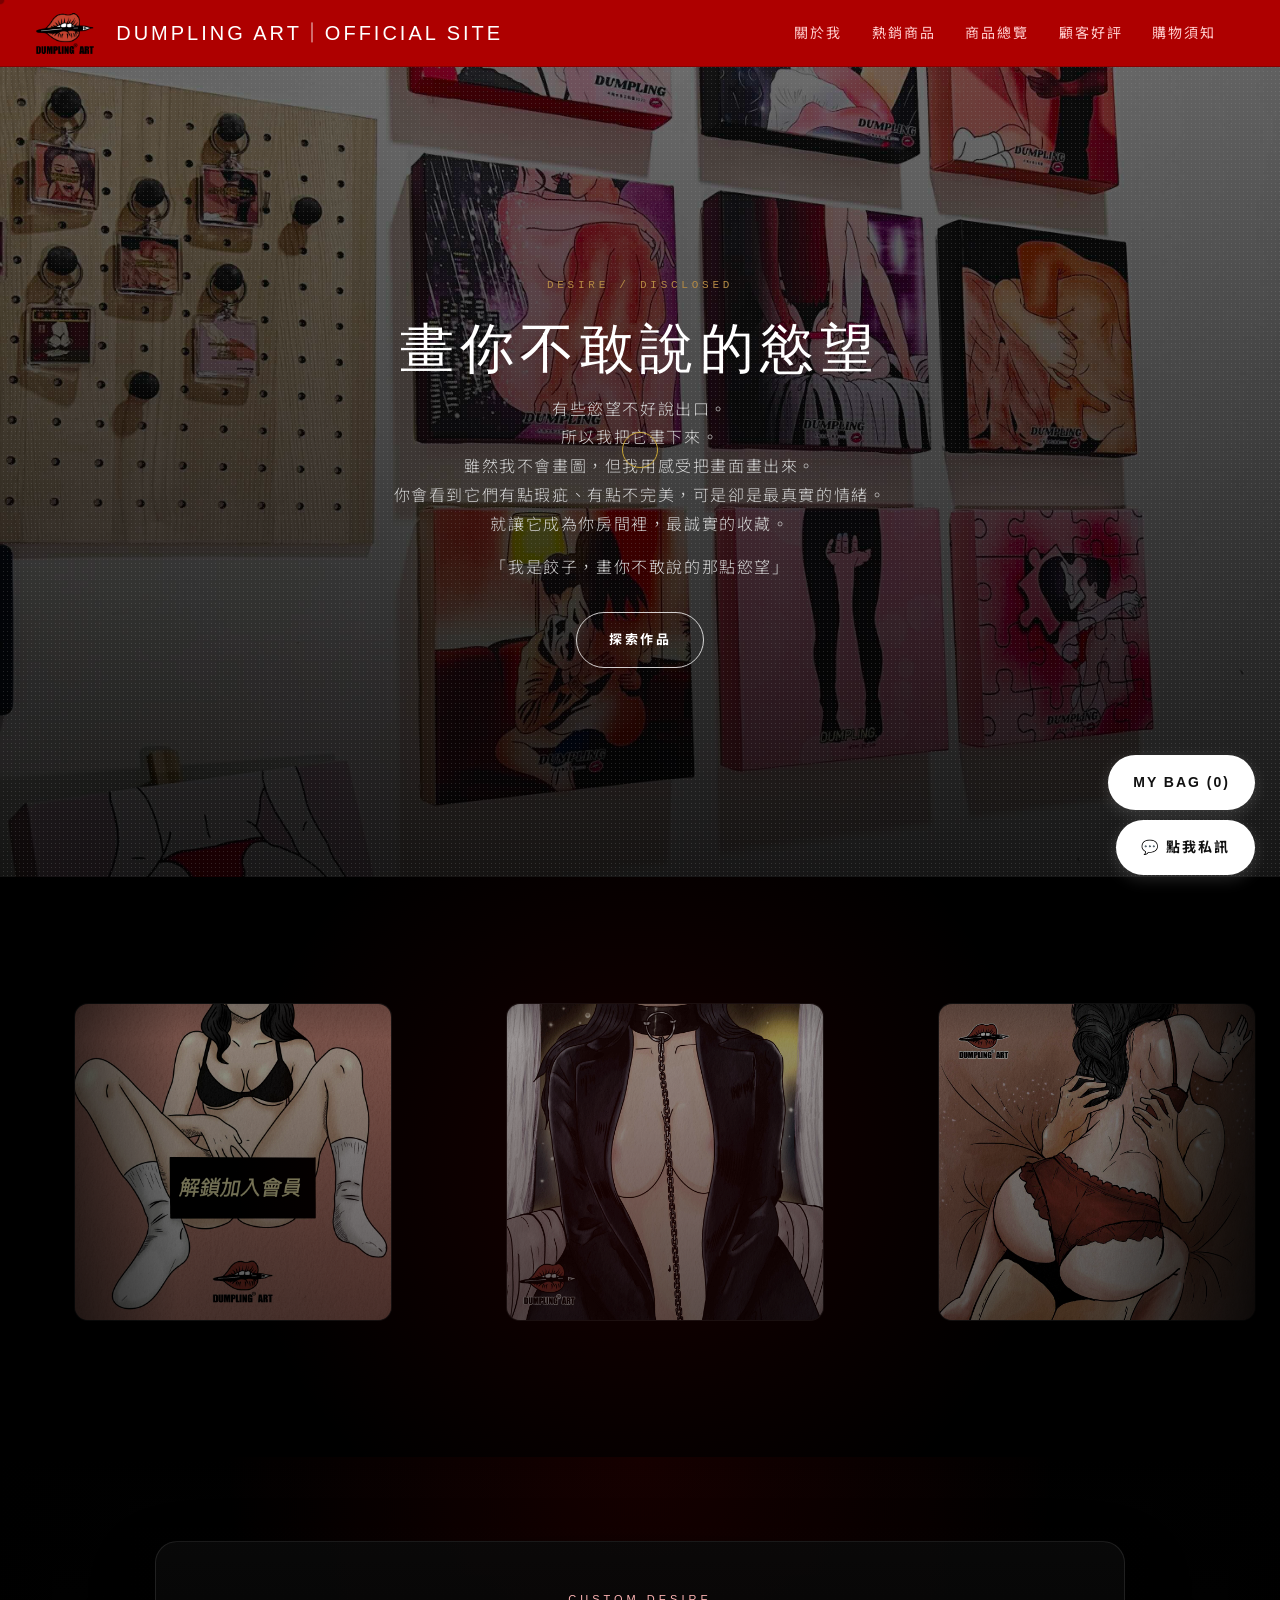
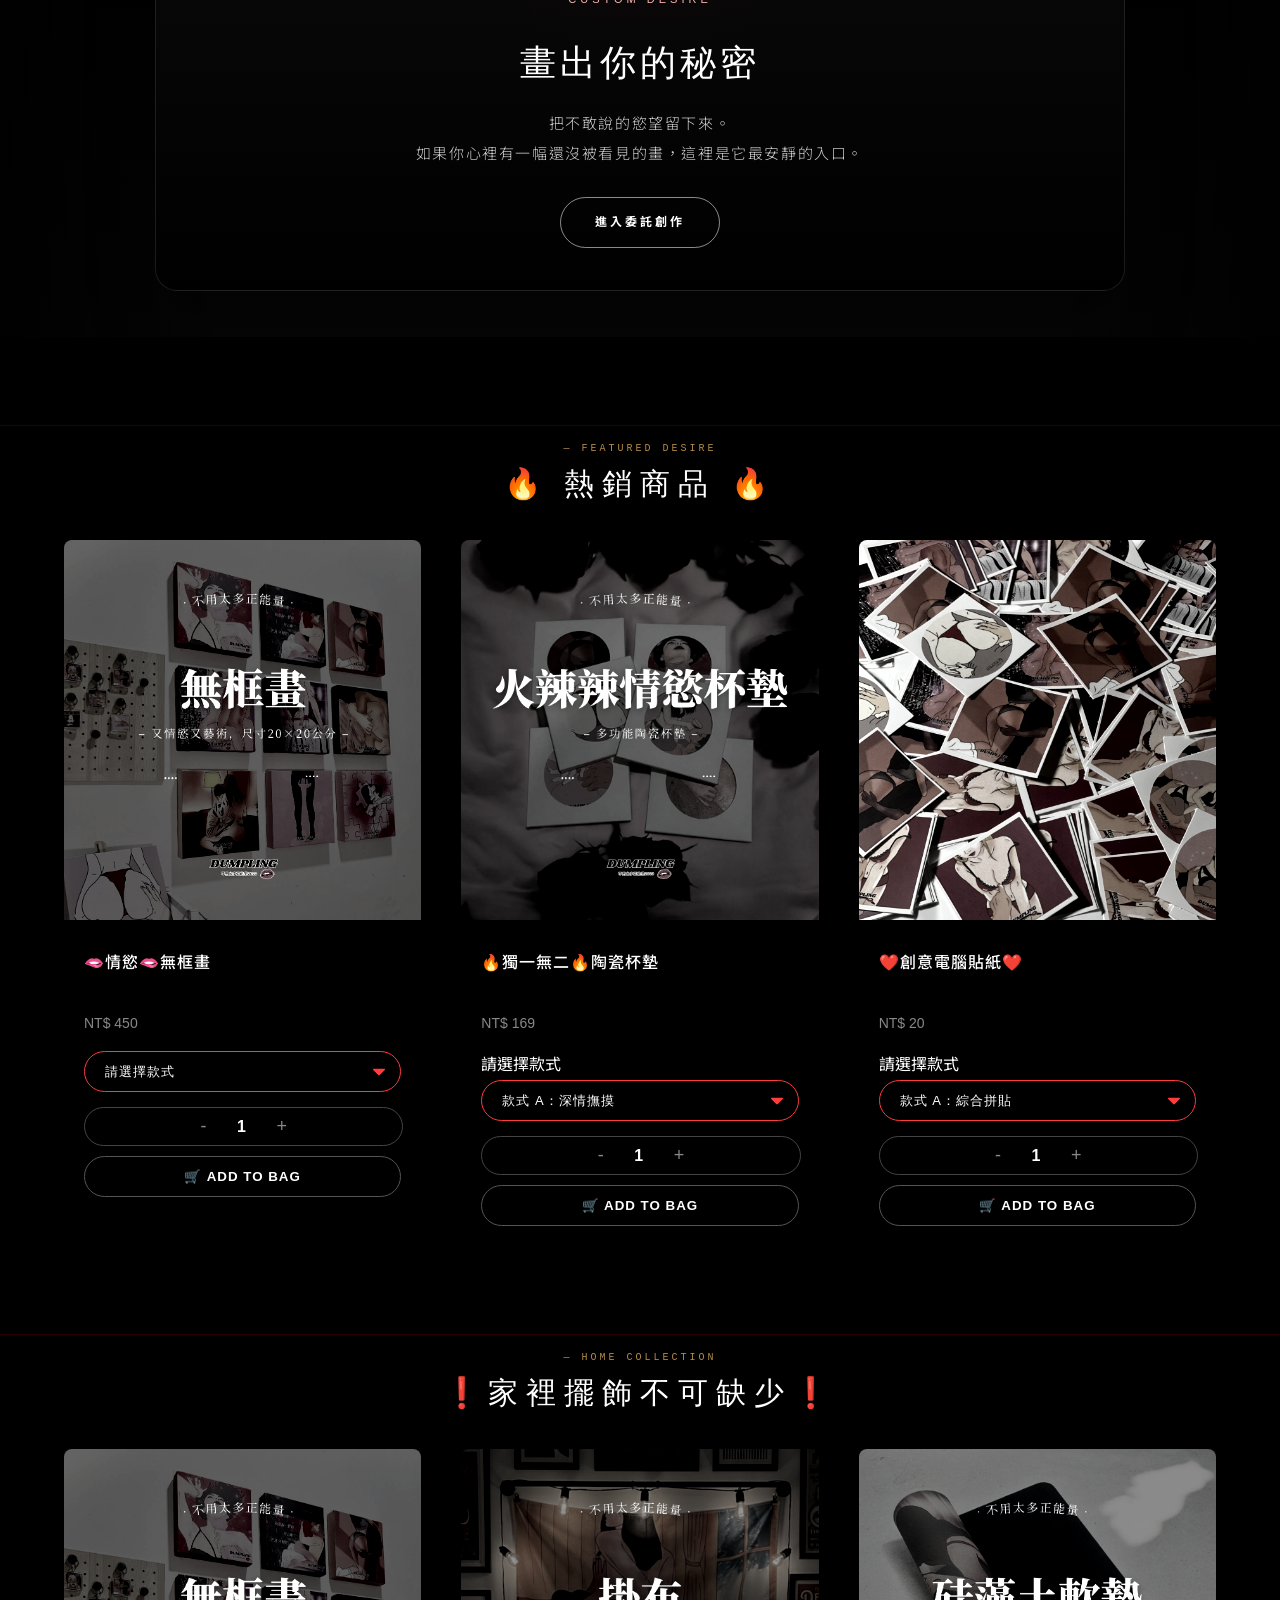
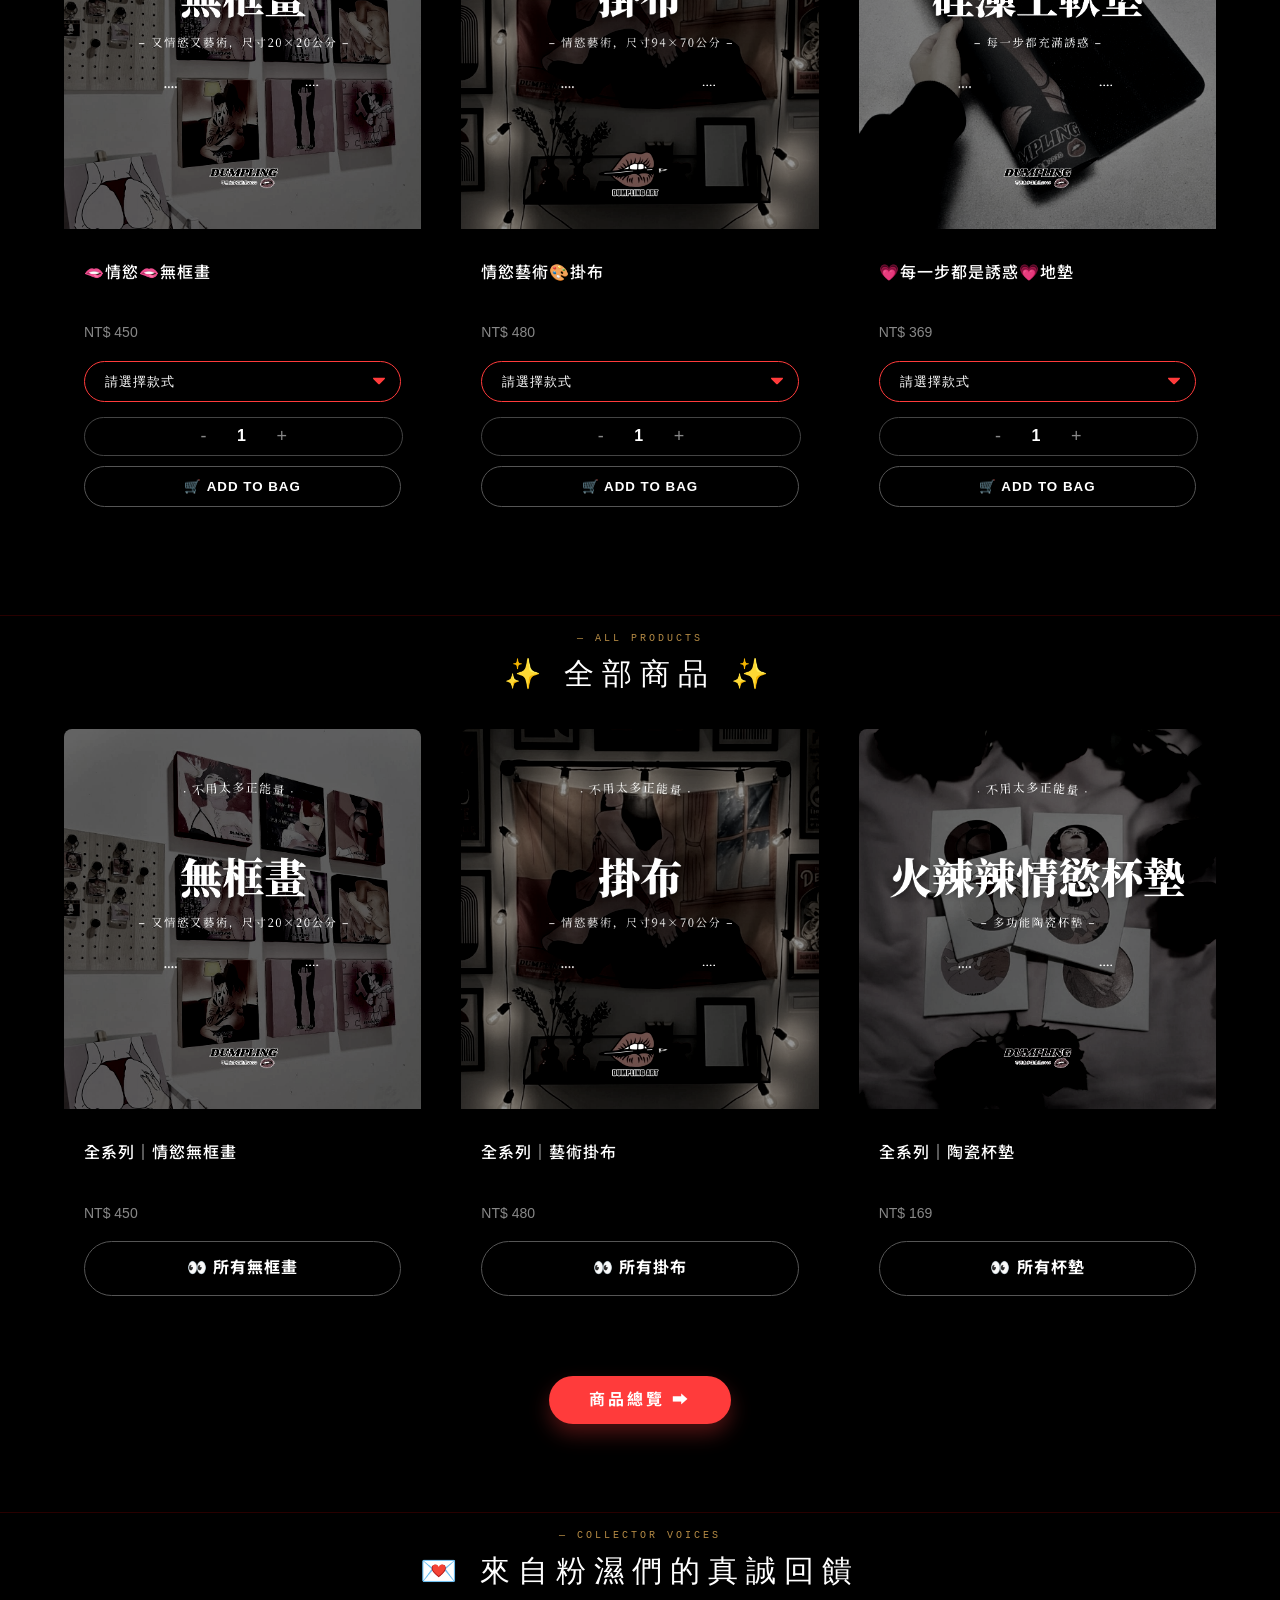
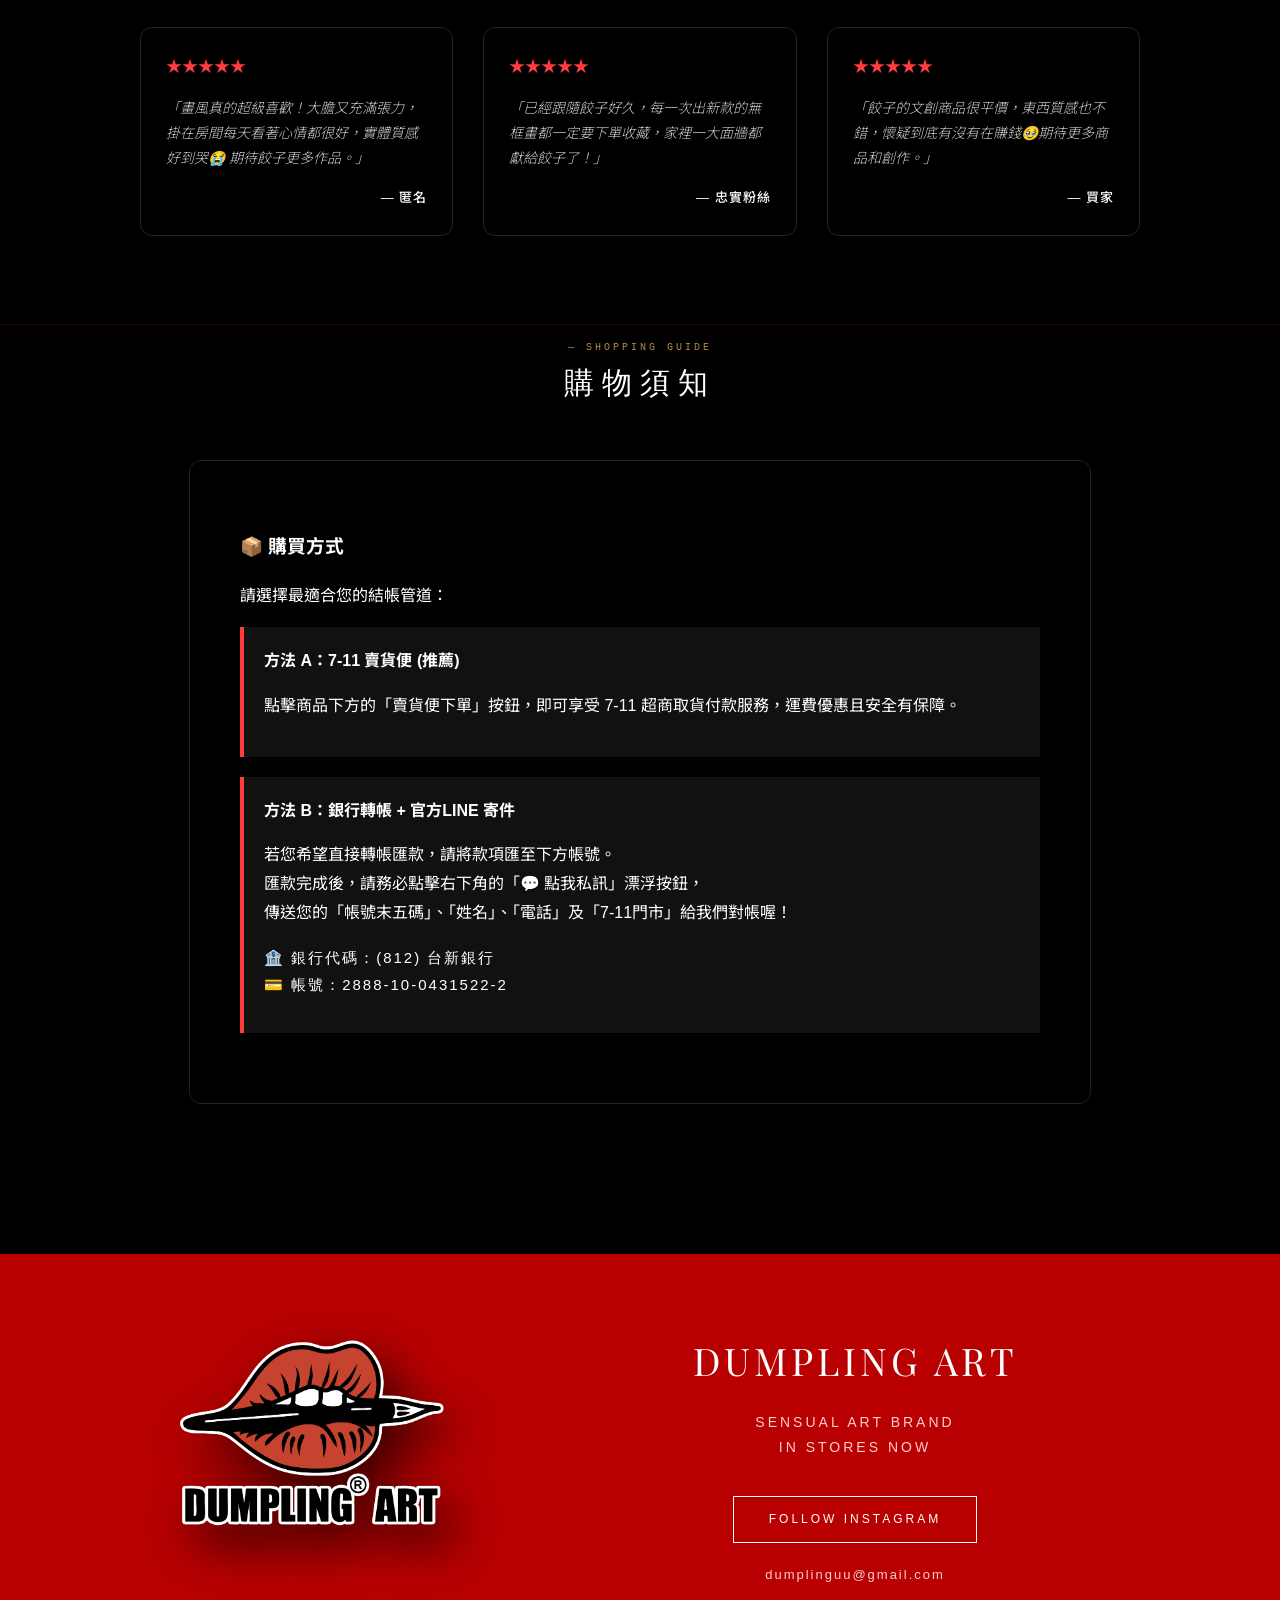
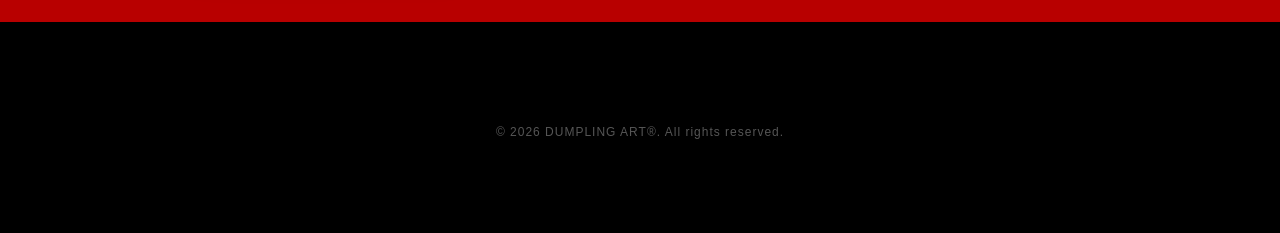
<file: index.html>
<!DOCTYPE html> 
<html lang="zh-TW">
<head>
    <meta charset="UTF-8">
    <meta name="viewport" content="width=device-width, initial-scale=1.0">
    <title>DUMPLING ART｜餃子的性藝術</title> 
    <meta name="description" content="DUMPLING ART｜餃子的情慾藝術。用插畫畫出社會不允許說的慾望與情感，讓慾望變得日常。販售無框畫、掛布、杯墊、貼紙與原創藝術商品。">
    <link rel="canonical" href="https://wwe9073833.github.io/dumpling-art/">
    <link rel="icon" type="image/x-icon" href="favicon.ico">
    
    <link rel="preconnect" href="https://fonts.googleapis.com">
    <link rel="preconnect" href="https://fonts.gstatic.com" crossorigin>
    <link href="https://fonts.googleapis.com/css2?family=Noto+Sans+TC:wght@300;400;500;700&family=Playfair+Display:ital,wght@0,400;0,600;1,400&display=swap" rel="stylesheet">
    <link rel="stylesheet" href="css/cursor.css">
    <script defer src="js/cursor.js"></script>

    <style>
    /* ================= 🎬 DUMPLING ART 電影片場版 CSS ================= */
    html { scroll-behavior: smooth; }
    body { font-family: 'Helvetica Neue', Helvetica, Arial, 'Noto Sans TC', sans-serif; margin: 0; padding: 0; background-color: #000; color: #fff; line-height: 1.8; padding-bottom: 60px; }

    /* --- 1. 頂部導覽列 --- */
    .navbar { background-color: rgba(184, 0, 0, 0.95); backdrop-filter: blur(10px); position: sticky; top: 0; z-index: 1000; display: flex; justify-content: space-between; align-items: center; padding: 15px 5%; border-bottom: 1px solid #8a0000; }
   
	/* 🌟 導覽列品牌文字與 Logo 橫向排版 */
    .brand-logo { 
        display: flex; 
        align-items: center; 
        font-family: 'Helvetica Neue', Helvetica, Arial, 'Noto Sans TC', sans-serif; 
        font-size: 20px; 
        letter-spacing: 3px; /* 修改文字間距 */
        
        /* 🪄 關鍵魔法：拿掉粗體，改成 300 (極細體) 或 normal (正常) */
        font-weight: 400; 
        
        color: #fff; 
        text-decoration: none; 
        text-transform: uppercase; 
    }
    .nav-logo-img {
        height: 35px; 
        width: auto;
        object-fit: contain;
        transform: scale(2.2); /* 把 Logo 放大 2.2 倍 */
        
        /* 🔪 殺手鐧：用「負邊距」把被透明空白擠過去的 Logo 硬拉回最左邊！ */
        margin-left: -30px; 
        /* 把右邊的文字推開，保持安全距離 */
        margin-right: 20px; 
    }
    .nav-links a { text-decoration: none; color: #ffcccc; margin-left: 25px; font-size: 14px; transition: 0.3s; text-transform: uppercase; letter-spacing: 2px; }
    .nav-links a:hover { color: #fff; }

    /* --- 2. 品牌門面首圖 --- */
    @keyframes cinematicFadeUp { 0% { opacity: 0; transform: translateY(30px); } 100% { opacity: 1; transform: translateY(0); } }
    .hero { background-image: linear-gradient(rgba(0,0,0,0.56), rgba(0,0,0,0.9)), url('images/bg.jpg'); background-size: cover; background-position: center; height: 90vh; display: flex; flex-direction: column; justify-content: center; align-items: center; color: white; text-align: center; padding: 0 20px; position: relative; }
    .hero::after { content: ""; position: absolute; top: 0; left: 0; width: 100%; height: 100%; background-image: url('[data-uri]'); opacity: 0.2; pointer-events: none; }
    .hero-copy {
        position: relative;
        z-index: 1;
        max-width: 820px;
        margin: 0 auto;
    }
    .hero-kicker {
        display: block;
        margin-bottom: 18px;
        color: #b48a44;
        font-family: "IBM Plex Mono", "SFMono-Regular", Consolas, "Liberation Mono", monospace;
        font-size: 11px;
        letter-spacing: 0.34em;
        text-transform: uppercase;
        opacity: 0;
        animation: cinematicFadeUp 1.2s cubic-bezier(0.2, 0.8, 0.2, 1) forwards;
    }
    .hero h1 {
        font-family: 'Playfair Display', serif;
        font-size: 54px;
        margin: 0 0 18px;
        letter-spacing: 6px;
        font-weight: 400;
        line-height: 1.18;
        color: #fff;
        text-transform: uppercase;
        opacity: 0;
        animation: cinematicFadeUp 1.2s cubic-bezier(0.2, 0.8, 0.2, 1) 0.08s forwards;
    }
    .hero p {
        font-size: 16px;
        font-weight: 300;
        letter-spacing: 1.6px;
        margin: 0 auto 14px;
        color: #d2d2d2;
        max-width: 620px;
        opacity: 0;
        animation: cinematicFadeUp 1.2s cubic-bezier(0.2, 0.8, 0.2, 1) 0.22s forwards;
    }
    .hero-brand-line {
        margin-top: 22px;
        color: #ffb4b4;
        font-size: 12px;
        letter-spacing: 0.42em;
        text-transform: uppercase;
        opacity: 0;
        animation: cinematicFadeUp 1.2s cubic-bezier(0.2, 0.8, 0.2, 1) 0.34s forwards;
    }
    .hero-actions {
        display: flex;
        justify-content: center;
        align-items: center;
        gap: 14px;
        flex-wrap: wrap;
        margin-top: 30px;
    }
    .hero-btn {
        display: inline-block;
        padding: 15px 32px;
        background-color: transparent;
        color: #fff;
        text-decoration: none;
        border-radius: 50px;
        font-weight: 700;
        font-size: 13px;
        letter-spacing: 2.5px;
        border: 1px solid rgba(255,255,255,0.8);
        transition: 0.35s ease;
        text-transform: uppercase;
        opacity: 0;
        animation: cinematicFadeUp 1.2s cubic-bezier(0.2, 0.8, 0.2, 1) 0.46s forwards;
    }
    .hero-btn-primary:hover { background-color: #ff3b3b; border-color: #ff3b3b; }
    .hero-btn-secondary {
        color: #ffcccc;
        border-color: rgba(184, 0, 0, 0.8);
    }
    .hero-btn-secondary:hover {
        background-color: rgba(184, 0, 0, 0.22);
        border-color: #b80000;
        color: #fff;
    }

    /* ================= 🆕 畫廊展示區 ================= */
    @keyframes showcaseDrift {
        0% { transform: translateX(0); }
        100% { transform: translateX(-50%); }
    }
    @keyframes showcaseVoiceFade {
        0%, 24% { opacity: 0; transform: translateY(18px); }
        8%, 16% { opacity: 1; transform: translateY(0); }
        32%, 100% { opacity: 0; transform: translateY(-12px); }
    }
    .editorial-showcase {
        background-color: #000;
        padding: 110px 0 120px;
        position: relative;
        overflow: hidden;
    }
    .editorial-showcase::before,
    .editorial-showcase::after {
        content: "";
        position: absolute;
        inset: 0;
        pointer-events: none;
        z-index: 2;
    }
    .editorial-showcase::before {
        background:
            linear-gradient(90deg, rgba(0, 0, 0, 0.92) 0%, rgba(0, 0, 0, 0.18) 14%, rgba(0, 0, 0, 0.18) 86%, rgba(0, 0, 0, 0.92) 100%),
            linear-gradient(180deg, rgba(0, 0, 0, 0.92) 0%, rgba(0, 0, 0, 0.12) 28%, rgba(0, 0, 0, 0.32) 100%);
    }
    .editorial-showcase::after {
        background: radial-gradient(circle at center, rgba(184, 0, 0, 0.12), transparent 58%);
        mix-blend-mode: screen;
    }
    .showcase-wall-frame {
        position: relative;
        z-index: 1;
    }
    .showcase-wall {
        display: flex;
        width: max-content;
        gap: 34px;
        animation: showcaseDrift 46s linear infinite;
        will-change: transform;
    }
    .showcase-strip {
        display: flex;
        align-items: center;
        gap: 34px;
        flex-shrink: 0;
        padding-left: 34px;
    }
    .showcase-frame {
        position: relative;
        flex: 0 0 auto;
        overflow: hidden;
        border-radius: 14px;
        border: 1px solid rgba(255, 255, 255, 0.08);
        background: #080808;
        box-shadow: 0 24px 54px rgba(0, 0, 0, 0.5);
        transition: transform 0.45s ease, filter 0.45s ease, box-shadow 0.45s ease;
    }
    .showcase-frame::after {
        content: "";
        position: absolute;
        inset: 0;
        background: linear-gradient(180deg, rgba(0, 0, 0, 0.08), rgba(0, 0, 0, 0.38));
        pointer-events: none;
    }
    .showcase-frame-tall,
    .showcase-frame-wide,
    .showcase-frame-square { width: 316px; height: 316px; }
    .showcase-img {
        width: 100%;
        height: 100%;
        object-fit: cover;
        filter: grayscale(34%) contrast(108%) brightness(0.92);
        transform: scale(1.03);
        transition: transform 0.45s ease, filter 0.45s ease;
    }
    @media (hover: hover) and (pointer: fine) {
        .showcase-frame:hover {
            transform: translateY(-4px);
            box-shadow: 0 28px 62px rgba(0, 0, 0, 0.56);
        }
        .showcase-frame:hover .showcase-img {
            filter: grayscale(22%) contrast(106%) brightness(0.97);
            transform: scale(1.04);
        }
    }
    .showcase-voice {
        position: absolute;
        left: 50%;
        bottom: -96px;
        transform: translateX(-50%);
        width: min(560px, calc(100% - 80px));
        min-height: 72px;
        z-index: 3;
        text-align: center;
    }
    .showcase-voice-line {
        position: absolute;
        inset: 0;
        margin: 0;
        display: flex;
        align-items: center;
        justify-content: center;
        padding: 18px 16px;
        color: rgba(255, 255, 255, 0.76);
        font-family: 'Playfair Display', serif;
        font-size: 19px;
        letter-spacing: 1.5px;
        line-height: 1.9;
        background: transparent;
        border: none;
        backdrop-filter: none;
        opacity: 0;
        animation: showcaseVoiceFade 12s ease-in-out infinite;
    }
    .showcase-voice-line:nth-child(2) { animation-delay: 4s; }
    .showcase-voice-line:nth-child(3) { animation-delay: 8s; }

    /* --- 2.5 委託創作秘密入口 --- */
    .commission-entry {
        position: relative;
        padding: 84px 5% 46px;
        background:
            radial-gradient(circle at 50% 0%, rgba(184, 0, 0, 0.14), transparent 52%),
            linear-gradient(180deg, #000 0%, #070707 100%);
        overflow: hidden;
    }
    .commission-entry::before {
        content: "";
        position: absolute;
        inset: 0;
        background:
            linear-gradient(90deg, rgba(0, 0, 0, 0.92) 0%, rgba(0, 0, 0, 0.16) 18%, rgba(0, 0, 0, 0.16) 82%, rgba(0, 0, 0, 0.92) 100%);
        pointer-events: none;
    }
    .commission-entry-inner {
        position: relative;
        z-index: 1;
        max-width: 880px;
        margin: 0 auto;
        padding: 42px 44px;
        border: 1px solid rgba(255, 255, 255, 0.1);
        border-radius: 22px;
        background: linear-gradient(180deg, rgba(10, 10, 10, 0.84), rgba(0, 0, 0, 0.94));
        box-shadow: 0 28px 64px rgba(0, 0, 0, 0.42);
        text-align: center;
    }
    .commission-kicker {
        display: inline-block;
        margin-bottom: 18px;
        color: #ffb4b4;
        font-size: 11px;
        letter-spacing: 4px;
        text-transform: uppercase;
    }
    .commission-title {
        margin: 0 0 16px;
        font-family: 'Playfair Display', serif;
        font-size: 36px;
        font-weight: 400;
        letter-spacing: 4px;
        color: #fff;
        text-transform: uppercase;
    }
    .commission-copy {
        max-width: 620px;
        margin: 0 auto 28px;
        color: #cfcfcf;
        font-size: 15px;
        line-height: 2;
        letter-spacing: 1.6px;
        font-weight: 300;
    }
    .commission-btn {
        display: inline-block;
        padding: 14px 34px;
        border: 1px solid rgba(255, 255, 255, 0.54);
        border-radius: 999px;
        color: #fff;
        text-decoration: none;
        font-size: 12px;
        font-weight: bold;
        letter-spacing: 3px;
        text-transform: uppercase;
        transition: 0.35s ease;
    }
    .commission-btn:hover {
        background-color: #ff3b3b;
        border-color: #ff3b3b;
        color: #fff;
    }

    /* --- 3. 共同區塊標題設計 --- */
    .section-heading-block {
        max-width: 1200px;
        margin: 88px auto 38px;
        padding: 18px 5% 0;
        border-top: 1px solid rgba(184, 0, 0, 0.22);
    }
    .section-kicker {
        display: block;
        text-align: center;
        margin-bottom: 10px;
        color: #b48a44;
        font-family: "IBM Plex Mono", "SFMono-Regular", Consolas, "Liberation Mono", monospace;
        font-size: 10px;
        font-weight: 400;
        line-height: 1;
        letter-spacing: 0.3em;
        text-transform: uppercase;
    }
    .section-title {
        text-align: center;
        margin: 0;
        font-family: 'Playfair Display', serif;
        font-size: 30px;
        font-weight: 400;
        letter-spacing: 8px;
        line-height: 1.25;
        color: #fff;
        text-transform: uppercase;
    }

    /* --- 4. 精品展示區 (加入款式下拉選單) --- */
    .products-container { display: grid; grid-template-columns: repeat(auto-fit, minmax(280px, 1fr)); gap: 40px; padding: 0 5%; max-width: 1200px; margin: 0 auto; }
    .product-card { position: relative; background: transparent; border-radius: 8px; overflow: hidden; transition: none; }
    .product-img { 
        width: 100%; 
        height: 380px; 
        object-fit: cover; 
        transition: transform 0.35s ease, filter 0.35s ease, opacity 0.3s ease; 
        filter: grayscale(80%) contrast(120%); 
    }
    .product-card:hover .product-img { 
        transform: scale(1.03); 
        filter: grayscale(0%) contrast(100%) brightness(1.08); 
    }
    .product-info { padding: 20px; text-align: left; } 
    .product-title { position: relative; display: inline-block; font-size: 16px; margin: 0 0 10px; font-weight: 500; letter-spacing: 1px; color: #fff; transition: transform 0.35s ease; }
    .product-title::after {
        content: "";
        display: block;
        width: 0;
        height: 1px;
        margin-top: 8px;
        background: rgba(184, 160, 92, 0.72);
        transition: width 0.35s ease, opacity 0.35s ease;
        opacity: 0;
    }
    .product-card:hover .product-title {
        transform: translateY(-3px);
    }
    .product-card:hover .product-title::after {
        width: 100%;
        opacity: 1;
    }
    .product-price { color: #888; font-size: 14px; margin-bottom: 15px; font-family: 'Helvetica Neue', Helvetica, Arial, sans-serif; }
    .sold-badge {
        position: absolute;
        top: 14px;
        right: 14px;
        display: none;
        align-items: center;
        justify-content: center;
        width: 68px;
        height: 68px;
        border-radius: 50%;
        background: #b80000;
        color: #fff;
        font-size: 13px;
        font-weight: 700;
        letter-spacing: 1px;
        box-shadow: 0 10px 24px rgba(0, 0, 0, 0.35);
        z-index: 3;
        pointer-events: none;
    }
    .sold-badge.is-visible { display: flex; }
    
    /* 🌟 商品卡片專屬的款式選單 (紅白精品版) */
    .card-style-select {
        width: 100%; 
        padding: 12px 20px; 
        background-color: transparent; 
        color: #fff; 
        border: 1px solid #ff3b3b; /* 俐落的紅框 */
        border-radius: 50px; /* 👉🏼 改成膠囊圓角，跟加入購物車按鈕統一 */
        font-size: 13px; 
        outline: none;
        margin-bottom: 15px; 
        cursor: pointer; 
        letter-spacing: 1px;
        
        /* 🔪 關鍵魔法：殺掉蘋果/微軟預設的醜醜漸層按鈕 */
        -webkit-appearance: none;
        -moz-appearance: none;
        appearance: none;
        
        /* 加上自訂的紅色小箭頭 */
        background-image: url('data:image/svg+xml;charset=US-ASCII,%3Csvg%20xmlns%3D%22http%3A%2F%2Fwww.w3.org%2F2000%2Fsvg%22%20width%3D%22292.4%22%20height%3D%22292.4%22%3E%3Cpath%20fill%3D%22%23ff3b3b%22%20d%3D%22M287%2069.4a17.6%2017.6%200%200%200-13-5.4H18.4c-5%200-9.3%201.8-12.9%205.4A17.6%2017.6%200%200%200%200%2082.2c0%205%201.8%209.3%205.4%2012.9l128%20127.9c3.6%203.6%207.8%205.4%2012.8%205.4s9.2-1.8%2012.8-5.4L287%2095c3.5-3.5%205.4-7.8%205.4-12.8%200-5-1.9-9.2-5.5-12.8z%22%2F%3E%3C%2Fsvg%3E');
        background-repeat: no-repeat; 
        background-position: right 15px top 50%; 
        background-size: 12px auto;
        transition: 0.3s;
    }
    
    /* 滑鼠摸到時背景稍微亮一點點的紅色 */
    .card-style-select:hover {
        background-color: rgba(255, 59, 59, 0.15);
    }

    /* 點開後的選項改成白底紅字，呼應「紅色白色呈現」 */
    .card-style-select option {
        background-color: #fff;
        color: #b80000;
        font-weight: bold;
    }
    .action-buttons { display: flex; flex-direction: column; gap: 10px; }
    .btn-myship { 
        display: block; /* 確保連結按鈕變成方塊 */
        box-sizing: border-box; /* 👉🏼 關鍵魔法：強迫內距算在 100% 裡面，絕對不撐爆！ */
        width: 100%; 
        background-color: transparent; 
        color: white; 
        border: 1px solid #555; 
        border-radius: 50px; 
        padding: 12px; 
        letter-spacing: 1px; 
        transition: 0.3s; 
        text-align: center; 
        text-decoration: none; 
        font-weight: bold; 
        cursor: pointer; 
        font-family: inherit; 
    }
    .btn-myship:hover { 
        background-color: #ff3b3b; 
        border-color: #ff3b3b; 
    }
    .quantity-control { display: flex; justify-content: center; align-items: center; margin: 0 auto; border: 1px solid #444; border-radius: 50px; width: 100%; overflow: hidden; }
    .qty-btn { background-color: transparent; border: none; padding: 8px 15px; cursor: pointer; font-size: 18px; font-weight: 300; transition: 0.2s; color: #888; }
    .qty-btn:hover { color: #ff3b3b; }
    .qty-input { width: 40px; text-align: center; background-color: transparent; border: none; padding: 5px 0; font-size: 16px; color: #fff; font-weight: bold; outline: none; font-family: 'Helvetica Neue', Helvetica, Arial, sans-serif; }
    .qty-input::-webkit-outer-spin-button, .qty-input::-webkit-inner-spin-button { -webkit-appearance: none; margin: 0; }
        
    /* --- 5. 顧客好評區塊 --- */
    .reviews-container { display: grid; grid-template-columns: repeat(auto-fit, minmax(250px, 1fr)); gap: 30px; padding: 0 5%; max-width: 1000px; margin: 0 auto; }
    .review-card { background: transparent; border-radius: 12px; padding: 25px; border: 1px solid #222; transition: 0.3s ease; }
    .review-card:hover { border-color: #555; }
    .review-stars { color: #ff3b3b; font-size: 16px; margin-bottom: 10px; } 
    .review-text { font-size: 14px; color: #ccc; margin-bottom: 15px; font-style: italic; font-weight: 300; }
    .review-author { font-size: 13px; font-weight: 500; color: #fff; text-align: right; letter-spacing: 1px; }

    /* --- 6. 購物須知 --- */
    .guide-container { max-width: 800px; margin: 60px auto; padding: 50px; background: transparent; border-radius: 12px; border: 1px solid #222; }
    .guide-box { background: #111; padding: 20px; border-left: 4px solid #ff3b3b; margin-bottom: 20px; } 
    .bank-info { font-size: 15px; font-weight: 500; color: #fff; letter-spacing: 2px; margin: 15px 0; font-family: 'Helvetica Neue', Helvetica, Arial, sans-serif; }

    /* --- 7. 網站底部 (Footer) --- */
    .overlap-footer { position: relative; background-color: #000; padding: 90px 0 30px 0; margin-top: 40px; }
    .footer-band { background-color: #b80000; padding: 35px 0; position: relative; }
    .footer-content { max-width: 1000px; margin: 0 auto; display: flex; align-items: center; justify-content: center; gap: 80px; padding: 0 5%; }
    .footer-left { flex: 0 0 35%; position: relative; margin-top: -100px; margin-bottom: -100px; z-index: 2; }
    .footer-logo-img { width: 100%; height: auto; object-fit: contain; filter: drop-shadow(15px 20px 25px rgba(0, 0, 0, 0.7)); transition: transform 0.6s cubic-bezier(0.2, 0.8, 0.2, 1); }
    .footer-left:hover .footer-logo-img { transform: translateY(-10px); }
    .footer-right { flex: 1; text-align: center; z-index: 2; }
    .footer-right h3 { font-family: 'Playfair Display', serif; font-size: 38px; letter-spacing: 4px; margin-bottom: 15px; color: #fff; font-weight: 400; }
    .footer-right .sub-title { font-size: 14px; color: #ffcccc; letter-spacing: 3px; margin-bottom: 35px; text-transform: uppercase; line-height: 1.8; }
    .footer-btn { display: inline-block; padding: 12px 35px; border: 1px solid #fff; color: #fff; text-decoration: none; font-size: 12px; letter-spacing: 3px; transition: 0.4s; text-transform: uppercase; margin-bottom: 20px; }
    .footer-btn:hover { background-color: #fff; color: #b80000; } 
    .footer-mail { display: block; color: #ffcccc; font-size: 13px; text-decoration: none; letter-spacing: 2px; transition: 0.3s; }
    .footer-mail:hover { color: #fff; }
    .copyright { margin-top: 100px; font-size: 12px; color: #555; letter-spacing: 1px; text-align: center; }

    /* 右下角漂浮按鈕 */
    .floating-btn { position: fixed; bottom: 25px; right: 25px; background-color: #fff; color: #111; padding: 15px 25px; border-radius: 50px; text-decoration: none; font-weight: bold; font-size: 14px; letter-spacing: 2px; transition: 0.4s ease; text-transform: uppercase; box-shadow: 0 4px 15px rgba(255, 255, 255, 0.15); z-index: 9999; }
    .floating-btn:hover { transform: scale(1.05); background-color: #ff3b3b; color: white; }
    a[href="cart.html"].floating-btn { bottom: 90px; }

    /* 手機版 */
    @media (max-width: 768px) {
        .navbar { flex-direction: column; padding: 15px 10px; }
        .brand-logo { 
            font-size: 16px; 
            margin-bottom: 15px; 
            justify-content: center; /* 保持手機版置中 */
            letter-spacing: 2px;
        }
        .nav-logo-img { 
            height: 28px; 
            transform: scale(2); 
            margin-left: -5px; /* 手機版也往左拉一點點抵消空白 */
            margin-right: 15px;
        }
        .nav-links { display: flex; flex-wrap: wrap; justify-content: center; gap: 8px; }
        .nav-links a { margin: 0 5px; font-size: 13px; }
        .hero { height: auto; padding: 88px 15px 84px; }
        .hero-copy { max-width: 100%; }
        .hero-kicker { font-size: 10px; letter-spacing: 0.24em; margin-bottom: 14px; }
        .hero h1 { font-size: 30px; line-height: 1.3; letter-spacing: 3px; }
        .hero p { font-size: 14px; line-height: 1.9; letter-spacing: 1px; text-align: center; margin-bottom: 10px; }
        .hero-brand-line { margin-top: 18px; font-size: 11px; letter-spacing: 0.24em; }
        .hero-actions { gap: 10px; margin-top: 24px; }
        .hero-btn { width: 100%; max-width: 280px; padding: 13px 18px; }
        .editorial-showcase { padding: 72px 0 110px; }
        .showcase-wall { gap: 22px; animation-duration: 38s; }
        .showcase-strip { gap: 22px; padding-left: 22px; }
        .showcase-frame-tall,
        .showcase-frame-wide,
        .showcase-frame-square { width: 188px; height: 188px; }
        .showcase-voice {
            bottom: -82px;
            width: calc(100% - 52px);
            min-height: 64px;
        }
        .showcase-voice-line {
            padding: 14px 8px;
            font-size: 15px;
            letter-spacing: 1px;
            line-height: 1.8;
        }
        .commission-entry { padding: 66px 15px 28px; }
        .commission-entry-inner { padding: 32px 22px; border-radius: 18px; }
        .commission-kicker { margin-bottom: 14px; letter-spacing: 3px; }
        .commission-title { font-size: 28px; letter-spacing: 2px; line-height: 1.3; }
        .commission-copy { margin-bottom: 24px; font-size: 14px; letter-spacing: 1px; line-height: 1.9; }
        .commission-btn { width: 100%; max-width: 280px; padding: 13px 18px; }
        .section-heading-block { margin: 54px auto 28px; padding: 14px 15px 0; }
        .section-kicker { font-size: 9px; letter-spacing: 0.22em; margin-bottom: 8px; }
        .section-title { font-size: 24px; letter-spacing: 4px; line-height: 1.3; }
        .guide-container { padding: 30px; margin: 30px 15px; }
        .floating-btn { bottom: 15px; right: 15px; padding: 10px 15px; font-size: 13px; }
        a[href="cart.html"].floating-btn { bottom: 65px; }
        .overlap-footer { padding: 60px 0 30px 0; }
        .footer-band { padding: 40px 0; }
        .footer-content { flex-direction: column; gap: 40px; }
        .footer-left { margin-top: -80px; margin-bottom: 0; width: 60%; } 
    }
    </style>
</head>
<body>
    <nav class="navbar">
        <a href="index.html" class="brand-logo">
            <img src="images/DUMPLING ART.png" alt="DUMPLING ART Logo" class="nav-logo-img">
            DUMPLING ART｜OFFICIAL SITE
        </a>
        <div class="nav-links">
            <a href="about.html" target="_blank">關於我</a>
            <a href="#artworks">熱銷商品</a>
            <a href="products.html" target="_blank">商品總覽</a>
            <a href="#reviews">顧客好評</a>
            <a href="#guide">購物須知</a>
        </div>
    </nav>

    <header class="hero">
        <div class="hero-copy">
            <span class="hero-kicker">DESIRE / DISCLOSED</span>
            <h1>畫你不敢說的慾望</h1> 
            <p>有些慾望不好說出口。<br>
            所以我把它畫下來。<br>
            雖然我不會畫圖，但我用感受把畫面畫出來。<br>
            你會看到它們有點瑕疵、有點不完美，可是卻是最真實的情緒。<br>
            就讓它成為你房間裡，最誠實的收藏。</p>
            <p class="hero-brand-line">「我是餃子，畫你不敢說的那點慾望」</p>
            <div class="hero-actions">
                <a href="#artworks" class="hero-btn hero-btn-primary">探索作品</a>
            </div>
        </div>
    </header>

    <section class="editorial-showcase">
        <div class="showcase-wall-frame">
            <div class="showcase-wall">
                <div class="showcase-strip">
                    <figure class="showcase-frame showcase-frame-tall">
                        <img src="images/解鎖加入會員.jpg" alt="DUMPLING ART 情緒畫作 解鎖加入會員" class="showcase-img">
                    </figure>
                    <figure class="showcase-frame showcase-frame-wide">
                        <img src="images/被掌控的安穩.jpg" alt="DUMPLING ART 情緒畫作 被掌控的安穩" class="showcase-img">
                    </figure>
                    <figure class="showcase-frame showcase-frame-square">
                        <img src="images/衝突後的親密.jpg" alt="DUMPLING ART 情緒收藏 無框畫 衝突後的親密" class="showcase-img">
                    </figure>
                    <figure class="showcase-frame showcase-frame-tall">
                        <img src="images/item3.jpg" alt="DUMPLING ART 情緒收藏 掛布" class="showcase-img">
                    </figure>
                </div>
                <div class="showcase-strip" aria-hidden="true">
                    <figure class="showcase-frame showcase-frame-tall">
                        <img src="images/解鎖加入會員.jpg" alt="" class="showcase-img">
                    </figure>
                    <figure class="showcase-frame showcase-frame-wide">
                        <img src="images/被掌控的安穩.jpg" alt="" class="showcase-img">
                    </figure>
                    <figure class="showcase-frame showcase-frame-square">
                        <img src="images/衝突後的親密.jpg" alt="" class="showcase-img">
                    </figure>
                    <figure class="showcase-frame showcase-frame-tall">
                        <img src="images/item3.jpg" alt="" class="showcase-img">
                    </figure>
                </div>
            </div>
            <div class="showcase-voice">
                <p class="showcase-voice-line">不是每一種慾望，都適合說出口。</p>
                <p class="showcase-voice-line">有些親密，只適合被收藏。</p>
                <p class="showcase-voice-line">你偷偷壓抑的，正在慢慢流動。</p>
            </div>
        </div>
    </section>

    <section class="commission-entry">
        <div class="commission-entry-inner">
            <span class="commission-kicker">CUSTOM DESIRE</span>
            <h2 class="commission-title">畫出你的秘密</h2>
            <p class="commission-copy">把不敢說的慾望留下來。<br>如果你心裡有一幅還沒被看見的畫，這裡是它最安靜的入口。</p>
            <a href="https://wwe9073833.github.io/commission-form/" target="_blank" rel="noopener noreferrer" class="commission-btn">進入委託創作</a>
        </div>
    </section>

    <section id="artworks">
        <div class="section-heading-block">
            <span class="section-kicker">— Featured Desire</span>
            <h2 class="section-title">🔥 熱銷商品 🔥</h2>
        </div>
        <div class="products-container">
            
            <div class="product-card">
                <div id="sold-hot-1" class="sold-badge">SOLD</div>
                <img id="img-hot-1" src="images/painting-cover.jpg" alt="情慾無框畫系列封面" class="product-img">
                <div class="product-info">
                    <h3 class="product-title" id="title-hot-1">🫦情慾🫦無框畫</h3>
                    <p class="product-price" id="price-hot-1">NT$ 450</p>
                    <div class="prod-stock" id="stock-hot-1" style="display:none;">請選擇款式</div>
                    <select id="style-hot-1" class="card-style-select" onchange="changePaintingCardSelection('img-hot-1', 'price-hot-1', this)">
                        <option value="" data-placeholder="true" data-price="450">請選擇款式</option>
                        <option value="解鎖加入會員.jpg">款式 A：解鎖加入會員</option>
                        <option value="被掌控的安穩.jpg">款式 B：被掌控的安穩</option>
                        <option value="衝突後的親密.jpg">款式 C：衝突後的親密</option>
                    </select>
                    <div class="action-buttons">
                        <div class="quantity-control">
                            <button class="qty-btn" onclick="changeQty('qty-hot-1', -1)">-</button>
                            <input type="number" id="qty-hot-1" class="qty-input" value="1" min="1">
                            <button class="qty-btn" onclick="changeQty('qty-hot-1', 1)">+</button>
                        </div>
                        <button id="btn-hot-1" onclick="addPaintingCardToCart('🫦情慾🫦無框畫', 450, 'qty-hot-1', 'style-hot-1')" class="btn-myship">🛒 ADD TO BAG</button>
                    </div>
                </div>
            </div>

            <div class="product-card">
                <div id="sold-hot-2" class="sold-badge">SOLD</div>
                <img id="img-hot-2" src="images/hot_item1.jpg" alt="陶瓷杯墊" class="product-img" data-cover-image="images/hot_item1.jpg">
                <div class="product-info">
                    <h3 class="product-title" id="title-hot-2">🔥獨一無二🔥陶瓷杯墊</h3>
                    <p class="product-price" id="price-hot-2" data-base-price="169">NT$ 169</p>
                    <div class="prod-stock" id="stock-hot-2">請選擇款式</div>
                    <select id="style-hot-2" class="card-style-select" onchange="changeHomepageVariantCardSelection('img-hot-2', 'price-hot-2', this)">
                        <option value="hot_item1.jpg">款式 A：深情撫摸</option>
                    </select>
                    <div class="action-buttons">
                        <div class="quantity-control">
                            <button class="qty-btn" onclick="changeQty('qty-hot-2', -1)">-</button>
                            <input type="number" id="qty-hot-2" class="qty-input" value="1" min="1">
                            <button class="qty-btn" onclick="changeQty('qty-hot-2', 1)">+</button>
                        </div>
                        <button id="btn-hot-2" onclick="addCardToCart('🔥獨一無二🔥陶瓷杯墊', 169, 'qty-hot-2', 'style-hot-2')" class="btn-myship">🛒 ADD TO BAG</button>
                    </div>
                </div>
            </div>

            <div class="product-card">
                <div id="sold-hot-3" class="sold-badge">SOLD</div>
                <img id="img-hot-3" src="images/hot_item3.jpg" alt="防潑水貼紙" class="product-img" data-cover-image="images/hot_item3.jpg">
                <div class="product-info">
                    <h3 class="product-title" id="title-hot-3">❤️創意電腦貼紙❤️</h3>
                    <p class="product-price" id="price-hot-3" data-base-price="20">NT$ 20</p>
                    <div class="prod-stock" id="stock-hot-3">請選擇款式</div>
                    <select id="style-hot-3" class="card-style-select" onchange="changeHomepageVariantCardSelection('img-hot-3', 'price-hot-3', this)">
                        <option value="hot_item3.jpg">款式 A：綜合拼貼</option>
                    </select>
                    <div class="action-buttons">
                        <div class="quantity-control">
                            <button class="qty-btn" onclick="changeQty('qty-hot-3', -1)">-</button>
                            <input type="number" id="qty-hot-3" class="qty-input" value="1" min="1">
                            <button class="qty-btn" onclick="changeQty('qty-hot-3', 1)">+</button>
                        </div>
                        <button id="btn-hot-3" onclick="addCardToCart('❤️創意電腦貼紙❤️', 20, 'qty-hot-3', 'style-hot-3')" class="btn-myship">🛒 ADD TO BAG</button>
                    </div>
                </div>
            </div>
            
        </div>
    </section>

    <section id="merch">
        <div class="section-heading-block">
            <span class="section-kicker">— Home Collection</span>
            <h2 class="section-title">❗️家裡擺飾不可缺少❗️</h2>
        </div>
        <div class="products-container">
            
            <div class="product-card">
                <img id="img-merch-1" src="images/painting-cover.jpg" alt="情慾無框畫系列封面" class="product-img">
                <div class="product-info">
                    <h3 class="product-title">🫦情慾🫦無框畫</h3>
                    <p class="product-price" id="price-merch-1">NT$ 450</p>
                    <select id="style-merch-1" class="card-style-select" onchange="changePaintingCardSelection('img-merch-1', 'price-merch-1', this)">
                        <option value="" data-placeholder="true" data-price="450">請選擇款式</option>
                        <option value="解鎖加入會員.jpg">款式 A：解鎖加入會員</option>
                        <option value="被掌控的安穩.jpg">款式 B：被掌控的安穩</option>
                        <option value="衝突後的親密.jpg">款式 C：衝突後的親密</option>
                    </select>
                    <div class="action-buttons">
                        <div class="quantity-control">
                            <button class="qty-btn" onclick="changeQty('qty-merch-1', -1)">-</button>
                            <input type="number" id="qty-merch-1" class="qty-input" value="1" min="1">
                            <button class="qty-btn" onclick="changeQty('qty-merch-1', 1)">+</button>
                        </div>
                        <button onclick="addPaintingCardToCart('🫦情慾🫦無框畫', 450, 'qty-merch-1', 'style-merch-1')" class="btn-myship">🛒 ADD TO BAG</button>
                    </div>
                </div>
            </div>

            <div class="product-card">
                <img id="img-merch-2" src="images/item3.jpg" alt="掛布" class="product-img" data-cover-image="images/item3.jpg">
                <div class="product-info">
                    <h3 class="product-title">情慾藝術🎨掛布</h3>
                    <p class="product-price" id="price-merch-2" data-base-price="480">NT$ 480</p>
                    <select id="style-merch-2" class="card-style-select" onchange="changeHomepageVariantCardSelection('img-merch-2', 'price-merch-2', this)">
                        <option value="" data-placeholder="true" data-price="450">請選擇款式</option>
                        <option value="item3.jpg">款式 A：藝術線條</option>
                    </select>
                    <div class="action-buttons">
                        <div class="quantity-control">
                            <button class="qty-btn" onclick="changeQty('qty-merch-2', -1)">-</button>
                            <input type="number" id="qty-merch-2" class="qty-input" value="1" min="1">
                            <button class="qty-btn" onclick="changeQty('qty-merch-2', 1)">+</button>
                        </div>
                        <button onclick="addCardToCart('情慾藝術🎨掛布', 480, 'qty-merch-2', 'style-merch-2')" class="btn-myship">🛒 ADD TO BAG</button>
                    </div>
                </div>
            </div>
            
            <div class="product-card">
                <img id="img-merch-3" src="images/item4.jpg" alt="硅藻土地墊" class="product-img" data-cover-image="images/item4.jpg">
                <div class="product-info">
                    <h3 class="product-title">💗每一步都是誘惑💗地墊</h3>
                    <p class="product-price" id="price-merch-3" data-base-price="369">NT$ 369</p>
                    <select id="style-merch-3" class="card-style-select" onchange="changeHomepageVariantCardSelection('img-merch-3', 'price-merch-3', this)">
                        <option value="" data-placeholder="true" data-price="450">請選擇款式</option>
                        <option value="item4.jpg">款式 A：紅線誘惑</option>
                    </select>
                    <div class="action-buttons">
                        <div class="quantity-control">
                            <button class="qty-btn" onclick="changeQty('qty-merch-3', -1)">-</button>
                            <input type="number" id="qty-merch-3" class="qty-input" value="1" min="1">
                            <button class="qty-btn" onclick="changeQty('qty-merch-3', 1)">+</button>
                        </div>
                        <button onclick="addCardToCart('💗每一步都是誘惑💗地墊', 369, 'qty-merch-3', 'style-merch-3')" class="btn-myship">🛒 ADD TO BAG</button>
                    </div>
                </div>
            </div>

        </div>
    </section>

    <section id="all-products-preview">
        <div class="section-heading-block">
            <span class="section-kicker">— All Products</span>
            <h2 class="section-title">✨ 全部商品 ✨</h2>
        </div>
        <div class="products-container">
            <div class="product-card">
                <img src="images/painting-cover.jpg" alt="情慾無框畫系列封面" class="product-img">
                <div class="product-info">
                    <h3 class="product-title">全系列｜情慾無框畫</h3>
                    <p class="product-price">NT$ 450</p>
                    <div class="action-buttons">
                        <a href="products.html?category=painting" class="btn btn-myship">👀 所有無框畫</a>
                    </div>
                </div>
            </div>
            <div class="product-card">
                <img src="images/item3.jpg" alt="掛布預覽" class="product-img">
                <div class="product-info">
                    <h3 class="product-title">全系列｜藝術掛布</h3>
                    <p class="product-price">NT$ 480</p>
                    <div class="action-buttons">
                        <a href="products.html?category=tapestry" class="btn btn-myship">👀 所有掛布</a>
                    </div>
                </div>
            </div>
            <div class="product-card">
                <img src="images/hot_item1.jpg" alt="杯墊預覽" class="product-img">
                <div class="product-info">
                    <h3 class="product-title">全系列｜陶瓷杯墊</h3>
                    <p class="product-price">NT$ 169</p>
                    <div class="action-buttons">
                        <a href="products.html?category=coaster" class="btn btn-myship">👀 所有杯墊</a>
                    </div>
                </div>
            </div>
        </div>
        
        <div style="text-align: center; margin-top: 60px;">
            <a href="products.html" style="display: inline-block; box-sizing: border-box; padding: 10px 40px; background-color: #ff3b3b; color: white; border-radius: 50px; font-weight: bold; text-decoration: none; letter-spacing: 3px; font-size: 16px; transition: 0.4s; box-shadow: 0 10px 20px rgba(255,59,59,0.3);">商品總覽 ➡️</a>
        </div>
    </section>

    <section id="reviews">
        <div class="section-heading-block">
            <span class="section-kicker">— Collector Voices</span>
            <h2 class="section-title">💌 來自粉濕們的真誠回饋</h2>
        </div>
        <div class="reviews-container">
            <div class="review-card">
              <div class="review-stars">★★★★★</div>
                <p class="review-text">「畫風真的超級喜歡！大膽又充滿張力，掛在房間每天看著心情都很好，實體質感好到哭😭 期待餃子更多作品。」</p>
                <div class="review-author">— 匿名</div>
            </div>
          <div class="review-card">
            <div class="review-stars">★★★★★</div>
                <p class="review-text">「已經跟隨餃子好久，每一次出新款的無框畫都一定要下單收藏，家裡一大面牆都獻給餃子了！」</p>
                <div class="review-author">— 忠實粉絲</div>
            </div>
            <div class="review-card">
                <div class="review-stars">★★★★★</div>
                <p class="review-text">「餃子的文創商品很平價，東西質感也不錯，懷疑到底有沒有在賺錢🥹期待更多商品和創作。」</p>
                <div class="review-author">— 買家</div>
          </div>
        </div>
    </section>

    <section id="guide">
        <div class="section-heading-block">
            <span class="section-kicker">— Shopping Guide</span>
            <h2 class="section-title">購物須知</h2>
        </div>
        <div class="guide-container">
            <h3>📦 購買方式</h3>
            <p>請選擇最適合您的結帳管道：</p>
            <div class="guide-box">
                <strong>方法 A：7-11 賣貨便 (推薦)</strong>
                <p>點擊商品下方的「賣貨便下單」按鈕，即可享受 7-11 超商取貨付款服務，運費優惠且安全有保障。</p>
            </div>
            <div class="guide-box">
                <strong>方法 B：銀行轉帳 + 官方LINE 寄件</strong>
                <p>若您希望直接轉帳匯款，請將款項匯至下方帳號。<br>
                    匯款完成後，請務必點擊右下角的「💬 點我私訊」漂浮按鈕，<br>
                    傳送您的「帳號末五碼」、「姓名」、「電話」及「7-11門市」給我們對帳喔！</p>
                <div class="bank-info">
                    🏦 銀行代碼：(812) 台新銀行<br>
                    💳 帳號：2888-10-0431522-2
                </div>
            </div>
        </div>
    </section>

    <footer class="overlap-footer">
        <div class="footer-band">
            <div class="footer-content">
                <div class="footer-left">
                    <img src="images/Dumpling art(白邊).png" alt="DUMPLING ART Logo" class="footer-logo-img">
                </div>
                <div class="footer-right">
                    <h3>DUMPLING ART</h3>
                    <p class="sub-title">Sensual Art Brand<br>In Stores Now</p>
                    <a href="https://www.instagram.com/dumpling_arrrt_/" target="_blank" class="footer-btn">Follow Instagram</a>
                    <a href="mailto:dumplinguu@gmail.com" class="footer-mail">dumplinguu@gmail.com</a>
                </div>
            </div>
        </div>
        <div class="copyright">© 2026 DUMPLING ART®. All rights reserved.</div>
    </footer>

    <a href="https://page.line.me/659jchwf" class="floating-btn" target="_blank">💬 點我私訊</a>
    <a href="cart.html" class="floating-btn">MY BAG (<span id="cart-count">0</span>)</a>

    <script>
        // 💡 全部改為 Dreamweaver 保證不報錯的 ES5 語法
        var PAINTING_PRODUCT_ID = "painting";
        var PAINTING_API_URL = "https://script.google.com/macros/s/AKfycbx7q2hY29LQpv_23HHG27_ZW0eZNIwtx25YoX_KHYoyb1j-5xRgFs_XqomiMHOqwGIBhg/exec?product_id=painting";
        var HOMEPAGE_VARIANTS_API_BASE_URL = "https://script.google.com/macros/s/AKfycbx7q2hY29LQpv_23HHG27_ZW0eZNIwtx25YoX_KHYoyb1j-5xRgFs_XqomiMHOqwGIBhg/exec?resource=variants&product_id=";
        var FEATURED_HOMEPAGE_API_URL = "https://script.google.com/macros/s/AKfycbx7q2hY29LQpv_23HHG27_ZW0eZNIwtx25YoX_KHYoyb1j-5xRgFs_XqomiMHOqwGIBhg/exec?resource=variants&featured_homepage=true";
        var PAINTING_DEFAULT_PRICE = 450;
        var PAINTING_COVER_IMAGE = "images/painting-cover.jpg";
        var FEATURED_HOMEPAGE_CARD_CONFIGS = [
            { titleId: "title-hot-1", imgId: "img-hot-1", priceId: "price-hot-1", stockId: "stock-hot-1", badgeId: "sold-hot-1", selectId: "style-hot-1", qtyId: "qty-hot-1", buttonId: "btn-hot-1" },
            { titleId: "title-hot-2", imgId: "img-hot-2", priceId: "price-hot-2", stockId: "stock-hot-2", badgeId: "sold-hot-2", selectId: "style-hot-2", qtyId: "qty-hot-2", buttonId: "btn-hot-2" },
            { titleId: "title-hot-3", imgId: "img-hot-3", priceId: "price-hot-3", stockId: "stock-hot-3", badgeId: "sold-hot-3", selectId: "style-hot-3", qtyId: "qty-hot-3", buttonId: "btn-hot-3" }
        ];

        function safeGetCart() {
            var rawCart = localStorage.getItem('dumpling_cart');
            if (!rawCart) {
                return [];
            }

            try {
                var parsedCart = JSON.parse(rawCart);
                if (Array.isArray(parsedCart)) {
                    return parsedCart;
                }
            } catch (error) {
                // 壞資料直接清掉，避免首頁購物車數量顯示中斷
            }

            localStorage.removeItem('dumpling_cart');
            return [];
        }

        function resolveImageUrl(imageUrl) {
            if (!imageUrl) {
                return "";
            }

            if (imageUrl.indexOf("http://") === 0 || imageUrl.indexOf("https://") === 0) {
                return imageUrl;
            }

            if (imageUrl.indexOf("images/") === 0) {
                return imageUrl;
            }

            return "images/" + imageUrl;
        }

        function updateCartCount() {
            var cart = safeGetCart();
            var totalItems = 0;
            cart.forEach(function(item) { totalItems += item.quantity; });
            document.getElementById('cart-count').innerText = totalItems;
        }

        function changeQty(inputId, amount) {
            var input = document.getElementById(inputId);
            var currentValue = parseInt(input.value);
            if (currentValue + amount >= 1) { 
                input.value = currentValue + amount;
            }
        }

        // 🌟 卡片圖片跟著選單切換
        function changeCardImage(imgId, selectElement) {
            var img = document.getElementById(imgId);
            img.style.opacity = 0.5; 
            setTimeout(function() {
                img.src = resolveImageUrl(selectElement.value); 
                img.style.opacity = 1; 
            }, 150);
        }

        function isHomepagePlaceholderOption(option) {
            return !!option && option.getAttribute("data-placeholder") === "true";
        }

        function setHomepageCardToCover(imgId, priceId) {
            var img = document.getElementById(imgId);
            var priceEl = document.getElementById(priceId);
            var coverImage = img ? img.getAttribute("data-cover-image") : "";
            var basePrice = priceEl ? parseInt(priceEl.getAttribute("data-base-price"), 10) : NaN;

            if (img && coverImage) {
                img.style.opacity = 0.5;
                setTimeout(function() {
                    img.src = resolveImageUrl(coverImage);
                    img.style.opacity = 1;
                }, 150);
            }

            if (priceEl && !isNaN(basePrice)) {
                priceEl.innerText = "NT$ " + basePrice;
            }
        }

        function buildHomepagePlaceholderOption(basePrice) {
            var option = document.createElement("option");
            option.value = "";
            option.text = "請選擇款式";
            option.setAttribute("data-placeholder", "true");
            option.setAttribute("data-price", basePrice);
            option.setAttribute("data-stock", "0");
            return option;
        }

        function buildHomepageVariantOption(variant) {
            var option = document.createElement("option");
            var imageUrl = resolveImageUrl(variant.image_url);
            option.value = imageUrl;
            option.text = String(variant.variant_name || "").trim();
            option.setAttribute("data-image-url", imageUrl);
            option.setAttribute("data-price", parseInt(variant.price, 10) || 0);
            option.setAttribute("data-stock", parseInt(variant.stock, 10) || 0);
            return option;
        }

        function getHomepageStockId(imgId) {
            return String(imgId || "").replace("img-", "stock-");
        }

        function updateHomepageStockState(stockId, stock, hasSelection) {
            var stockEl = document.getElementById(stockId);
            var stockValue = parseInt(stock, 10);

            if (!stockEl) {
                return;
            }

            if (!hasSelection) {
                stockEl.innerText = "請選擇款式";
                return;
            }

            if (isNaN(stockValue)) {
                stockEl.innerText = "請選擇款式";
                return;
            }

            if (stockValue <= 0) {
                stockEl.innerText = "目前這款已售完";
                return;
            }

            stockEl.innerText = "剩餘庫存：" + stockValue + " 件";
        }

        function changeHomepageVariantCardSelection(imgId, priceId, selectElement) {
            var selectedOption = selectElement.options[selectElement.selectedIndex];
            var img = document.getElementById(imgId);
            var priceEl = document.getElementById(priceId);
            var stockId = getHomepageStockId(imgId);
            var selectedPrice = 0;
            var selectedImage = "";
            var selectedStock = 0;

            if (!img || !priceEl) {
                return;
            }

            if (isHomepagePlaceholderOption(selectedOption) || !selectedOption) {
                setHomepageCardToCover(imgId, priceId);
                updateHomepageStockState(stockId, null, false);
                return;
            }

            selectedImage = selectedOption.getAttribute("data-image-url") || selectElement.value;
            selectedPrice = parseInt(selectedOption.getAttribute("data-price"), 10);
            selectedStock = parseInt(selectedOption.getAttribute("data-stock"), 10);

            img.style.opacity = 0.5;
            setTimeout(function() {
                img.src = resolveImageUrl(selectedImage);
                img.style.opacity = 1;
            }, 150);

            if (!isNaN(selectedPrice)) {
                priceEl.innerText = "NT$ " + selectedPrice;
            }

            updateHomepageStockState(stockId, selectedStock, true);
        }

        function renderHomepageVariantSelect(selectId, imgId, priceId, variants) {
            var selectEl = document.getElementById(selectId);
            var priceEl = document.getElementById(priceId);
            var basePrice = priceEl ? parseInt(priceEl.getAttribute("data-base-price"), 10) : NaN;
            var i = 0;

            if (!selectEl || !variants || !variants.length) {
                return;
            }

            selectEl.innerHTML = "";
            selectEl.appendChild(buildHomepagePlaceholderOption(isNaN(basePrice) ? 0 : basePrice));

            for (i = 0; i < variants.length; i++) {
                selectEl.appendChild(buildHomepageVariantOption(variants[i]));
            }

            selectEl.selectedIndex = 0;
            changeHomepageVariantCardSelection(imgId, priceId, selectEl);
        }

        function loadHomepageVariantsForCard(cardConfig) {
            fetch(HOMEPAGE_VARIANTS_API_BASE_URL + encodeURIComponent(cardConfig.productId), { cache: "no-store" })
                .then(function(response) {
                    if (!response.ok) {
                        throw new Error("Failed to fetch variants for " + cardConfig.productId);
                    }
                    return response.json();
                })
                .then(function(payload) {
                    if (!payload || payload.ok !== true || payload.product_id !== cardConfig.productId || !Array.isArray(payload.variants)) {
                        throw new Error("Unexpected variants payload for " + cardConfig.productId);
                    }

                    if (!payload.variants.length) {
                        return;
                    }

                    renderHomepageVariantSelect(cardConfig.selectId, cardConfig.imgId, cardConfig.priceId, payload.variants);
                })
                .catch(function(error) {
                    console.warn("homepage variants API unavailable for " + cardConfig.productId + ":", error);
                });
        }

        function loadHomepageVariantsForIndex() {
            var cards = [
                { productId: "coaster", imgId: "img-hot-2", selectId: "style-hot-2", priceId: "price-hot-2" },
                { productId: "sticker", imgId: "img-hot-3", selectId: "style-hot-3", priceId: "price-hot-3" },
                { productId: "tapestry", imgId: "img-merch-2", selectId: "style-merch-2", priceId: "price-merch-2" },
                { productId: "mat", imgId: "img-merch-3", selectId: "style-merch-3", priceId: "price-merch-3" }
            ];
            var i = 0;

            for (i = 0; i < cards.length; i++) {
                loadHomepageVariantsForCard(cards[i]);
            }
        }

        function getHomepageProductNameById(productId) {
            var names = {
                painting: "🫦情慾🫦無框畫",
                coaster: "🔥獨一無二🔥陶瓷杯墊",
                sticker: "❤️創意電腦貼紙❤️"
            };

            return names[String(productId || "").trim()] || "";
        }

        function buildFeaturedHomepageOption(variant) {
            var option = document.createElement("option");
            var imageUrl = resolveImageUrl(variant.image_url);
            option.value = imageUrl;
            option.text = String(variant.variant_name || "").trim();
            option.setAttribute("data-image-url", imageUrl);
            option.setAttribute("data-price", parseInt(variant.price, 10) || 0);
            option.setAttribute("data-stock", parseInt(variant.stock, 10) || 0);
            return option;
        }

        function updateFeaturedHomepageCardState(stockId, buttonId, badgeId, stock) {
            var stockEl = document.getElementById(stockId);
            var buttonEl = document.getElementById(buttonId);
            var badgeEl = document.getElementById(badgeId);
            var stockValue = parseInt(stock, 10);

            if (stockEl) {
                stockEl.style.display = "block";
            }

            if (stockEl && (isNaN(stockValue) || stockValue <= 0)) {
                stockEl.innerText = "已售完";
            } else if (stockEl) {
                stockEl.innerText = "剩餘庫存：" + stockValue + " 件";
            }

            if (!buttonEl) {
                if (badgeEl) {
                    badgeEl.classList.toggle("is-visible", !isNaN(stockValue) && stockValue <= 0);
                }
                return;
            }

            if (isNaN(stockValue) || stockValue <= 0) {
                buttonEl.disabled = true;
                buttonEl.innerText = "SOLD OUT";
                if (badgeEl) {
                    badgeEl.classList.add("is-visible");
                }
                return;
            }

            buttonEl.disabled = false;
            buttonEl.innerText = "🛒 ADD TO BAG";
            if (badgeEl) {
                badgeEl.classList.remove("is-visible");
            }
        }

        function applyFeaturedHomepageVariant(cardConfig, variant) {
            var titleEl = document.getElementById(cardConfig.titleId);
            var imgEl = document.getElementById(cardConfig.imgId);
            var priceEl = document.getElementById(cardConfig.priceId);
            var selectEl = document.getElementById(cardConfig.selectId);
            var buttonEl = document.getElementById(cardConfig.buttonId);
            var badgeEl = document.getElementById(cardConfig.badgeId);
            var option = buildFeaturedHomepageOption(variant);
            var productName = getHomepageProductNameById(variant.product_id);

            if (!titleEl || !imgEl || !priceEl || !selectEl || !buttonEl || !badgeEl || !productName) {
                return;
            }

            titleEl.innerText = String(variant.variant_name || "").trim();
            imgEl.style.opacity = 0.5;
            imgEl.alt = String(variant.variant_name || productName).trim();
            setTimeout(function() {
                imgEl.src = resolveImageUrl(variant.image_url);
                imgEl.style.opacity = 1;
            }, 150);

            priceEl.innerText = "NT$ " + (parseInt(variant.price, 10) || 0);

            selectEl.innerHTML = "";
            selectEl.appendChild(option);
            selectEl.selectedIndex = 0;
            selectEl.style.display = "none";

            buttonEl.setAttribute("onclick", "addCardToCart(" + JSON.stringify(productName) + ", " + (parseInt(variant.price, 10) || 0) + ", " + JSON.stringify(cardConfig.qtyId) + ", " + JSON.stringify(cardConfig.selectId) + ")");
            updateFeaturedHomepageCardState(cardConfig.stockId, cardConfig.buttonId, cardConfig.badgeId, variant.stock);
        }

        function updateFeaturedHomepageVariantBadge(cardConfig, stock) {
            updateFeaturedHomepageCardState(cardConfig.stockId, cardConfig.buttonId, cardConfig.badgeId, stock);
        }

        function loadFeaturedHomepageVariants() {
            fetch(FEATURED_HOMEPAGE_API_URL, { cache: "no-store" })
                .then(function(response) {
                    if (!response.ok) {
                        throw new Error("Failed to fetch featured homepage variants");
                    }
                    return response.json();
                })
                .then(function(payload) {
                    var variants = [];
                    var i = 0;
                    var limit = FEATURED_HOMEPAGE_CARD_CONFIGS.length;

                    if (!payload || payload.ok !== true || payload.resource !== "variants" || payload.featured_homepage !== true || !Array.isArray(payload.variants)) {
                        throw new Error("Unexpected featured homepage variants payload");
                    }

                    variants = payload.variants.slice().sort(function(a, b) {
                        return (parseInt(a.featured_homepage_sort_order, 10) || 0) - (parseInt(b.featured_homepage_sort_order, 10) || 0);
                    });

                    for (i = 0; i < limit && i < variants.length; i++) {
                        applyFeaturedHomepageVariant(FEATURED_HOMEPAGE_CARD_CONFIGS[i], variants[i]);
                    }
                })
                .catch(function(error) {
                    console.warn("featured homepage variants API unavailable:", error);
                });
        }

        function setPaintingCardToCover(imgId, priceId) {
            var img = document.getElementById(imgId);
            if (img) {
                img.style.opacity = 0.5;
                setTimeout(function() {
                    img.src = PAINTING_COVER_IMAGE;
                    img.style.opacity = 1;
                }, 150);
            }

            document.getElementById(priceId).innerText = "NT$ " + PAINTING_DEFAULT_PRICE;
        }

        function isPaintingPlaceholderOption(option) {
            return !!option && option.getAttribute("data-placeholder") === "true";
        }

        function updatePaintingCardView(imgId, priceId, selectElement) {
            var selectedOption = selectElement.options[selectElement.selectedIndex];
            if (isPaintingPlaceholderOption(selectedOption)) {
                setPaintingCardToCover(imgId, priceId);
                return;
            }

            changeCardImage(imgId, selectElement);

            var selectedPrice = parseInt(selectedOption.getAttribute("data-price"), 10);
            if (!isNaN(selectedPrice)) {
                document.getElementById(priceId).innerText = "NT$ " + selectedPrice;
            }
        }

        function changePaintingCardSelection(imgId, priceId, selectElement) {
            updatePaintingCardView(imgId, priceId, selectElement);
        }

        function buildPaintingOption(variant) {
            var option = document.createElement("option");
            option.value = String(variant.image_url || "").trim();
            option.text = String(variant.variant_name || "").trim();
            option.setAttribute("data-price", parseInt(variant.price, 10) || 0);
            option.setAttribute("data-stock", parseInt(variant.stock, 10) || 0);
            return option;
        }

        function buildPaintingPlaceholderOption() {
            var option = document.createElement("option");
            option.value = "";
            option.text = "請選擇款式";
            option.setAttribute("data-placeholder", "true");
            option.setAttribute("data-price", PAINTING_DEFAULT_PRICE);
            return option;
        }

        function renderPaintingSelect(selectId, imgId, priceId, variants) {
            var selectEl = document.getElementById(selectId);
            if (!selectEl) {
                return;
            }

            selectEl.disabled = false;
            selectEl.innerHTML = "";

            if (!variants || !variants.length) {
                var unavailableOption = buildPaintingPlaceholderOption();
                unavailableOption.text = "目前無可販售款式";
                unavailableOption.setAttribute("data-stock", "0");
                selectEl.appendChild(unavailableOption);
                selectEl.disabled = true;
                setPaintingCardToCover(imgId, priceId);
                return;
            }

            selectEl.appendChild(buildPaintingPlaceholderOption());
            variants.forEach(function(variant) {
                selectEl.appendChild(buildPaintingOption(variant));
            });

            selectEl.selectedIndex = 0;
            setPaintingCardToCover(imgId, priceId);
        }

        function loadPaintingVariantsForIndex() {
            fetch(PAINTING_API_URL, { cache: "no-store" })
                .then(function(response) {
                    if (!response.ok) {
                        throw new Error("Failed to fetch painting variants");
                    }
                    return response.json();
                })
                .then(function(payload) {
                    if (!payload || payload.ok !== true || payload.product_id !== PAINTING_PRODUCT_ID || !Array.isArray(payload.variants)) {
                        throw new Error("Unexpected painting variants payload");
                    }

                    renderPaintingSelect("style-hot-1", "img-hot-1", "price-hot-1", payload.variants);
                    renderPaintingSelect("style-merch-1", "img-merch-1", "price-merch-1", payload.variants);
                })
                .catch(function() {
                    // API 失敗時保留 HTML 內建 fallback 款式，避免首頁卡片失效
                });
        }

        // 🌟 帶有「款式」的進階版加入購物車功能
        function addCardToCart(baseName, price, qtyId, selectId) {
            var cart = safeGetCart();
            var qty = parseInt(document.getElementById(qtyId).value);
            var selectEl = document.getElementById(selectId);
            var selectedOption = selectEl ? selectEl.options[selectEl.selectedIndex] : null;
            var selectedPrice = price;
            var stock = NaN;
            var existingQty = 0;
            var finalName = baseName;
            var existingItem = null;

            if (!qty || qty < 1) {
                qty = 1;
            }

            if (!selectEl || !selectedOption) {
                return;
            }

            if (isHomepagePlaceholderOption(selectedOption)) {
                alert("請先選擇款式");
                return;
            }

            finalName = baseName + " (" + selectedOption.text + ")";
            selectedPrice = parseInt(selectedOption.getAttribute("data-price"), 10);
            stock = parseInt(selectedOption.getAttribute("data-stock"), 10);

            if (isNaN(selectedPrice)) {
                selectedPrice = price;
            }

            if (!isNaN(stock)) {
                existingItem = cart.find(function(item) { return item.name === finalName; });
                existingQty = existingItem ? existingItem.quantity : 0;

                if (stock <= 0) {
                    alert("目前這款已售完");
                    return;
                }

                if (existingQty + qty > stock) {
                    alert("目前庫存不足，購物車內已有 " + existingQty + " 件，這次最多還能加入 " + Math.max(stock - existingQty, 0) + " 件");
                    return;
                }
            }

            price = selectedPrice;
            existingItem = cart.find(function(item) { return item.name === finalName; });
            if (existingItem) {
                existingItem.quantity += qty; 
            } else {
                cart.push({ name: finalName, price: price, quantity: qty });
            }
            
            localStorage.setItem('dumpling_cart', JSON.stringify(cart));
            updateCartCount(); 
            alert("🎉 成功將 " + qty + " 個「" + finalName + "」加入購物車！"); 
            document.getElementById(qtyId).value = 1;
        }

        function addPaintingCardToCart(baseName, fallbackPrice, qtyId, selectId) {
            var cart = safeGetCart();
            var qty = parseInt(document.getElementById(qtyId).value, 10);
            var selectEl = document.getElementById(selectId);

            if (!selectEl || selectEl.selectedIndex < 0) {
                return;
            }

            var selectedOption = selectEl.options[selectEl.selectedIndex];
            if (isPaintingPlaceholderOption(selectedOption)) {
                alert("請先選擇款式");
                return;
            }

            var styleText = selectedOption.text;
            var price = parseInt(selectedOption.getAttribute("data-price"), 10);
            var stock = parseInt(selectedOption.getAttribute("data-stock"), 10);
            var finalName = baseName + " (" + styleText + ")";
            var existingItem = cart.find(function(item) { return item.name === finalName; });
            var existingQty = existingItem ? existingItem.quantity : 0;

            if (isNaN(price)) {
                price = fallbackPrice;
            }

            if (!qty || qty < 1) {
                qty = 1;
            }

            if (!isNaN(stock)) {
                if (stock <= 0) {
                    alert("目前這款已售完，暫時無法加入購物車");
                    return;
                }

                if (existingQty + qty > stock) {
                    alert("目前庫存不足，購物車內已有 " + existingQty + " 件，這次最多還能加入 " + Math.max(stock - existingQty, 0) + " 件");
                    return;
                }
            }

            if (existingItem) {
                existingItem.quantity += qty;
            } else {
                cart.push({ name: finalName, price: price, quantity: qty });
            }

            localStorage.setItem('dumpling_cart', JSON.stringify(cart));
            updateCartCount();
            alert("🎉 成功將 " + qty + " 個「" + finalName + "」加入購物車！");
            document.getElementById(qtyId).value = 1;
        }

        // 畫廊滾動魔法
        function reveal() {
            var reveals = document.querySelectorAll('.reveal-item');
            for (var i = 0; i < reveals.length; i++) {
                var windowHeight = window.innerHeight; 
                var elementTop = reveals[i].getBoundingClientRect().top; 
                var elementVisible = 100; 
                if (elementTop < windowHeight - elementVisible) {
                    reveals[i].classList.add('active');
                }
            }
        }
        
        window.addEventListener('scroll', reveal);
        window.onload = function() {
            updateCartCount();
            loadPaintingVariantsForIndex();
            loadHomepageVariantsForIndex();
            loadFeaturedHomepageVariants();
            reveal();
        };
    </script>

</body>
</html>
</file>
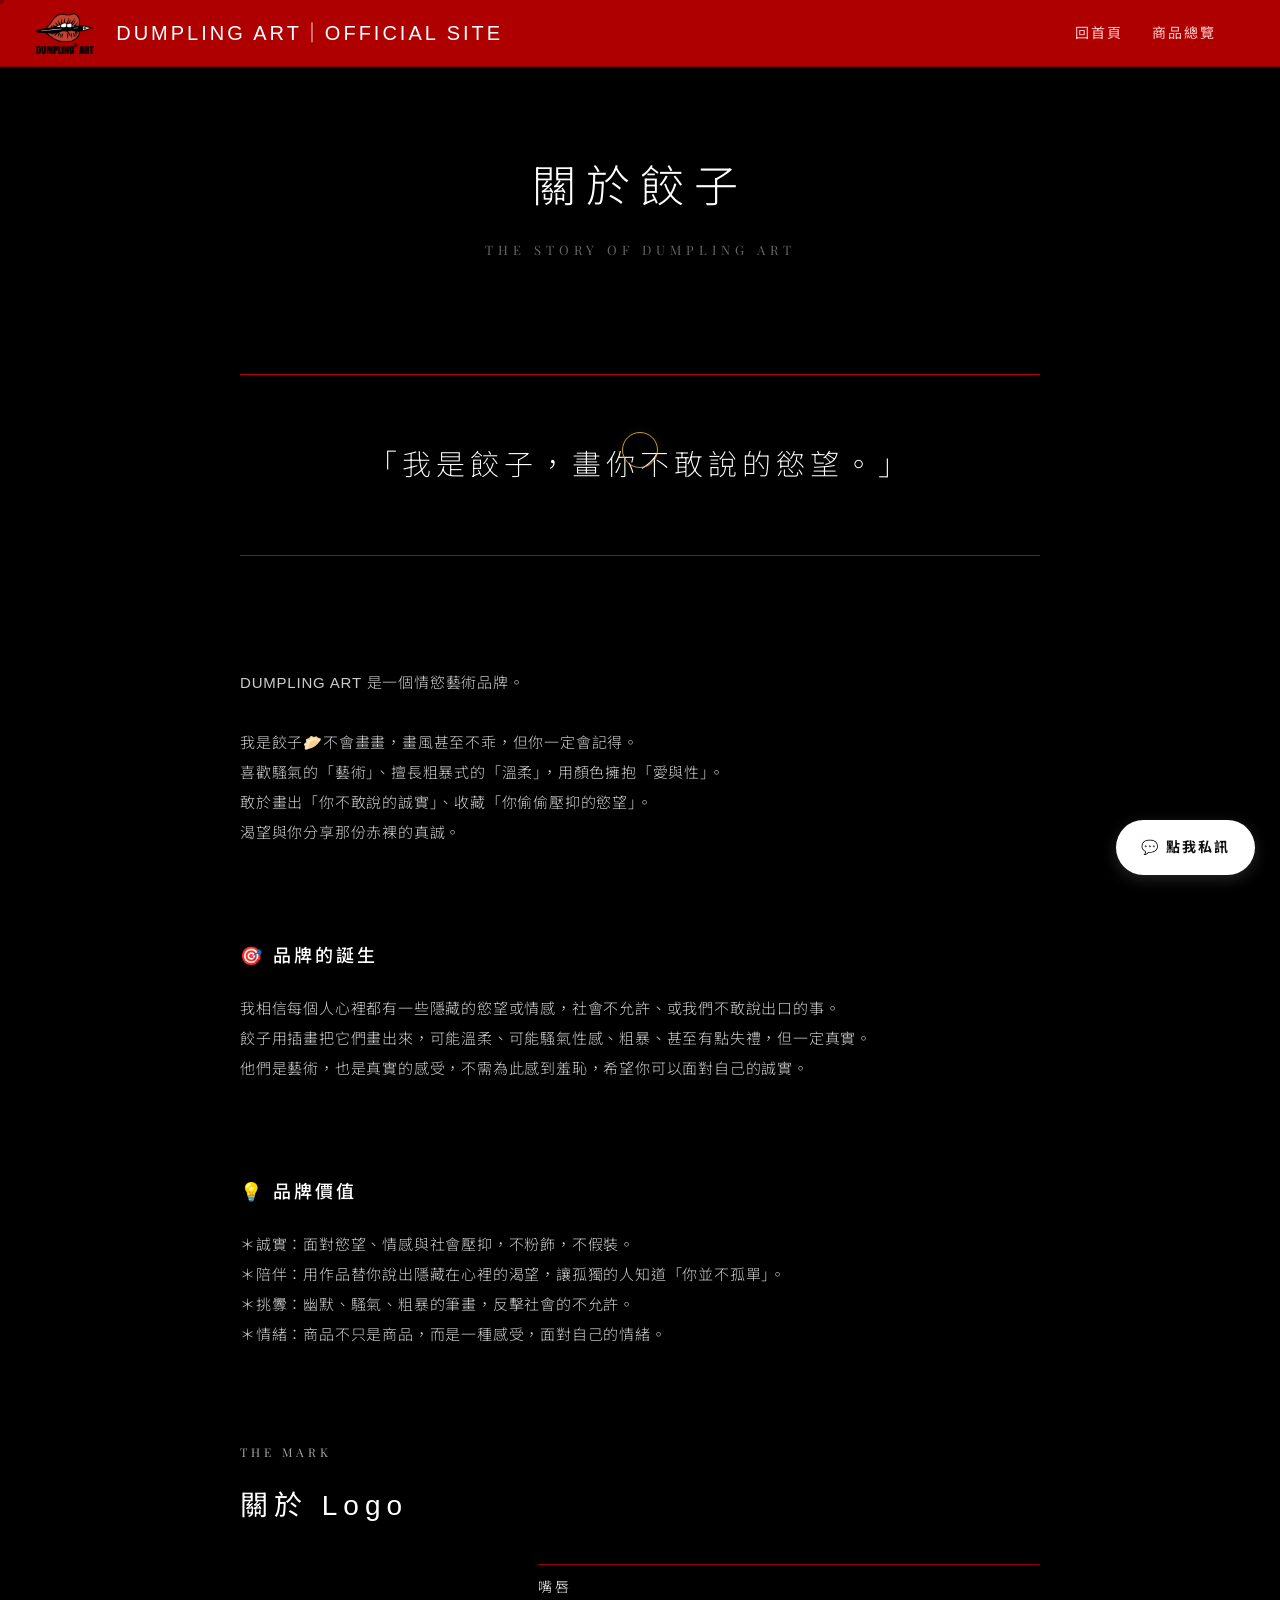
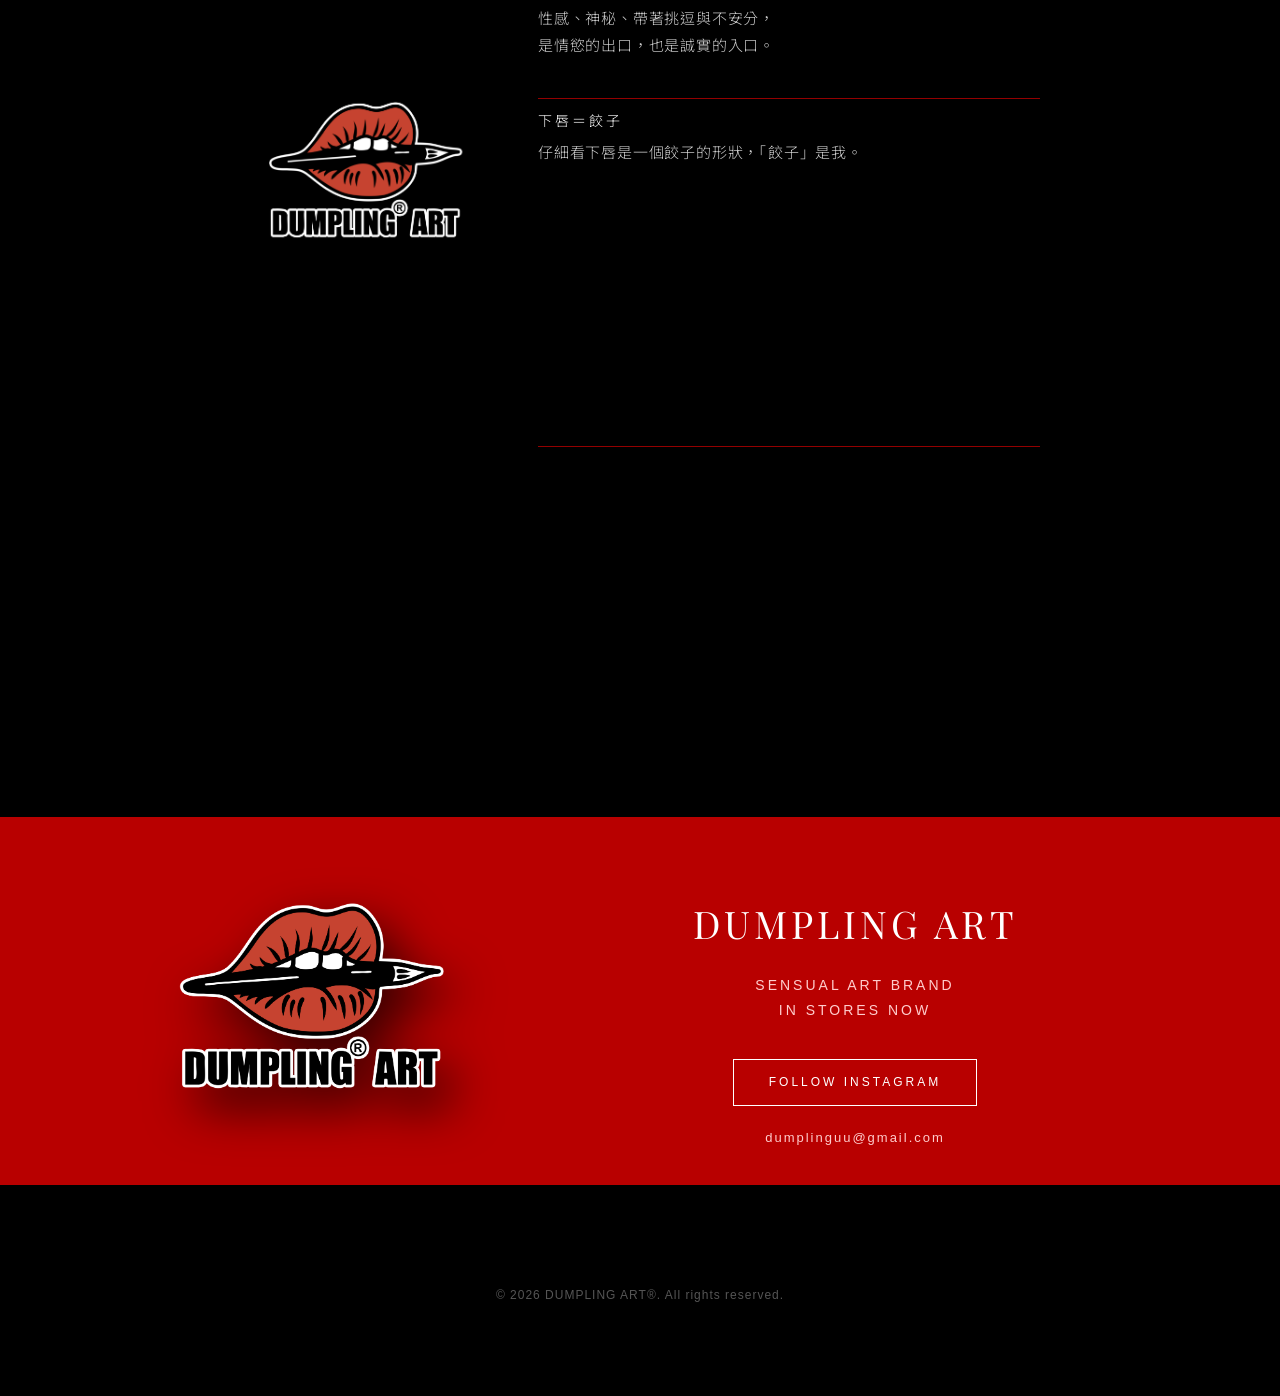
<file: about.html>
<!DOCTYPE html> 
<html lang="zh-TW">
<head>
    <meta charset="UTF-8">
    <meta name="viewport" content="width=device-width, initial-scale=1.0">
    <title>關於品牌｜DUMPLING ART</title> 
    <meta name="description" content="關於餃子與 DUMPLING ART。這是一個以情慾、慾望、情感與誠實為核心的插畫品牌，用作品畫出那些不敢說出口的真實。">
    <link rel="canonical" href="https://wwe9073833.github.io/dumpling-art/about.html">
    <link rel="icon" type="image/x-icon" href="favicon.ico">
    
    <link rel="preconnect" href="https://fonts.googleapis.com">
    <link rel="preconnect" href="https://fonts.gstatic.com" crossorigin>
    <link href="https://fonts.googleapis.com/css2?family=Noto+Sans+TC:wght@300;400;500;700&family=Playfair+Display:ital,wght@0,400;0,600;1,400&display=swap" rel="stylesheet">
    <link rel="stylesheet" href="css/cursor.css">
    <script defer src="js/cursor.js"></script>

    <style>
        /* ================= 🎬 DUMPLING ART 電影片場版 CSS (同步首頁) ================= */
        html { scroll-behavior: smooth; }
        body {
            font-family: 'Helvetica Neue', Helvetica, Arial, 'Noto Sans TC', sans-serif;
            margin: 0; padding: 0; 
            background-color: #000; 
            color: #fff; 
            line-height: 1.8; 
            padding-bottom: 60px; 
        }

        /* --- 1. 頂部導覽列 (Navbar)：同步首頁 --- */
        .navbar {
            background-color: rgba(184, 0, 0, 0.95);
            backdrop-filter: blur(10px);
            position: sticky; top: 0; z-index: 1000;
            display: flex; justify-content: space-between; align-items: center;
            padding: 15px 5%;
            border-bottom: 1px solid #8a0000;
        }
        .brand-logo {
            display: flex;
            align-items: center;
            font-family: 'Helvetica Neue', Helvetica, Arial, 'Noto Sans TC', sans-serif;
            font-size: 20px;
            letter-spacing: 3px;
            font-weight: 400;
            color: #fff;
            text-decoration: none;
            text-transform: uppercase;
        }
        .nav-logo-img {
            height: 35px;
            width: auto;
            object-fit: contain;
            transform: scale(2.2);
            margin-left: -30px;
            margin-right: 20px;
        }
        .nav-links a {
            text-decoration: none;
            color: #ffcccc;
            margin-left: 25px;
            font-size: 14px;
            transition: 0.3s;
            text-transform: uppercase;
            letter-spacing: 2px;
        }
        .nav-links a:hover {
            color: #fff;
        }

        /* ================= 🌟 滾動進場魔法 ================= */
        .reveal-item {
            opacity: 0; 
            transform: translateY(40px); /* 往下沉 40px */
            transition: all 1s cubic-bezier(0.2, 0.8, 0.2, 1); /* 絲滑的動畫節奏 */
        }
        .reveal-item.active {
            opacity: 1; 
            transform: translateY(0); 
        }
        /* 讓不同元素有一點點時間差，更有層次感 */
        .delay-1 { transition-delay: 0.1s; }
        .delay-2 { transition-delay: 0.3s; }
        .delay-3 { transition-delay: 0.5s; }


        /* ================= 📖 「關於我」專屬電影字幕風排版 ================= */
        .about-container {
            max-width: 800px; 
            margin: 80px auto;
            padding: 0 5%;
        }

        .about-title {
            text-align: center; font-size: 44px; font-weight: 300; letter-spacing: 10px; margin-bottom: 12px; color: #fff;
        }
        .about-subtitle {
            text-align: center; font-size: 13px; color: #666; 
            letter-spacing: 5px; margin-bottom: 74px; text-transform: uppercase; font-family: 'Playfair Display', serif;
        }

        .about-quote {
            font-size: 29px; 
            font-weight: 200; 
            color: #fff; 
            text-align: center;
            margin: 112px 0; 
            padding: 64px 24px; 
            position: relative;
            letter-spacing: 5px;
            border-top: 1px solid #b80000;
            border-bottom: 1px solid #b80000;
        }
        
        .about-content {
            font-size: 15px; 
            color: #ccc; 
            letter-spacing: 2px; 
            line-height: 2; 
            font-weight: 300; 
        }
        .about-content h4 {
            color: #fff; 
            font-size: 18px; 
            letter-spacing: 3px; 
            margin-top: 90px; 
            margin-bottom: 20px; 
            font-weight: 500; 
        }
        .about-content p { margin-bottom: 30px; text-align: justify; }
        .about-content p { letter-spacing: 0.8px; }

        .logo-feature {
            margin-top: 90px;
        }
        .logo-feature-header {
            margin-bottom: 30px;
        }
        .logo-feature-body {
            display: grid;
            grid-template-columns: minmax(180px, 32%) minmax(0, 68%);
            gap: 42px;
            align-items: start;
        }
        .logo-feature-media {
            display: flex;
            justify-content: flex-start;
            align-items: flex-start;
            padding-top: 78px;
        }
        .logo-feature-image {
            width: 100%;
            max-width: 260px;
            height: auto;
            object-fit: contain;
            display: block;
        }
        .logo-feature-copy {
            max-width: 100%;
            min-width: 0;
        }
        .logo-mark-eyebrow {
            margin: 0 0 14px 0;
            color: #a8a8a8;
            font-size: 12px;
            letter-spacing: 4px;
            text-transform: uppercase;
            font-family: 'Playfair Display', serif;
        }
        .logo-mark-title {
            margin: 0;
            color: #fff;
            font-size: 28px;
            font-weight: 400;
            letter-spacing: 6px;
        }
        .logo-story-list {
            border-bottom: 1px solid rgba(184, 0, 0, 0.8);
            margin-top: 0;
        }
        .logo-story-item {
            padding: 8px 0 9px 0;
            border-top: 1px solid rgba(184, 0, 0, 0.8);
        }
        .logo-story-label {
            display: block;
            margin-bottom: 4px;
            color: #fff;
            font-size: 14px;
            letter-spacing: 3px;
        }
        .logo-story-text {
            margin: 0;
            color: #ccc;
            font-size: 15px;
            line-height: 1.8;
            letter-spacing: 2px;
            text-align: justify;
        }

        /* --- 7. 網站底部 (Footer)：同步首頁破格疊加版 --- */
        .overlap-footer {
            position: relative; background-color: #000; padding: 90px 0 30px 0; margin-top: 80px;
        }
        .footer-band { background-color: #b80000; padding: 35px 0; position: relative; }
        .footer-content { max-width: 1000px; margin: 0 auto; display: flex; align-items: center; justify-content: center; gap: 80px; padding: 0 5%; }
        
        .footer-left { 
            flex: 0 0 35%; position: relative; margin-top: -100px; margin-bottom: -100px; z-index: 2;
        }
        .footer-logo-img {
            width: 100%; height: auto; object-fit: contain; 
            filter: drop-shadow(15px 20px 25px rgba(0, 0, 0, 0.7)); 
            transition: transform 0.6s cubic-bezier(0.2, 0.8, 0.2, 1);
        }
        .footer-left:hover .footer-logo-img { transform: translateY(-10px); }

        .footer-right { flex: 1; text-align: center; z-index: 2; }
        .footer-right h3 { font-family: 'Playfair Display', serif; font-size: 38px; letter-spacing: 4px; margin-bottom: 15px; color: #fff; font-weight: 400; }
        .footer-right .sub-title { font-size: 14px; color: #ffcccc; letter-spacing: 3px; margin-bottom: 35px; text-transform: uppercase; line-height: 1.8; }
        .footer-btn { display: inline-block; padding: 12px 35px; border: 1px solid #fff; color: #fff; text-decoration: none; font-size: 12px; letter-spacing: 3px; transition: 0.4s; text-transform: uppercase; margin-bottom: 20px; }
        .footer-btn:hover { background-color: #fff; color: #b80000; } 
        .footer-mail { display: block; color: #ffcccc; font-size: 13px; text-decoration: none; letter-spacing: 2px; transition: 0.3s; }
        .footer-mail:hover { color: #fff; }
        .copyright { margin-top: 100px; font-size: 12px; color: #555; letter-spacing: 1px; text-align: center; }

        /* 右下角漂浮按鈕：同步首頁的白底黑字設計 */
        .floating-btn {
            position: fixed; bottom: 25px; right: 25px; background-color: #fff; color: #111; 
            padding: 15px 25px; border-radius: 50px; text-decoration: none; font-weight: bold; font-size: 14px; letter-spacing: 2px;
            transition: 0.4s ease; text-transform: uppercase; box-shadow: 0 4px 15px rgba(255, 255, 255, 0.15); z-index: 9999;
        }
        .floating-btn:hover { transform: scale(1.05); background-color: #ff3b3b; color: white; }

        /* 手機版優化 */
        @media (max-width: 768px) {
            .navbar { flex-direction: column; padding: 15px 10px; }
            .brand-logo { font-size: 16px; margin-bottom: 15px; justify-content: center; letter-spacing: 2px; }
            .nav-logo-img { height: 28px; transform: scale(2); margin-left: -5px; margin-right: 15px; }
            .nav-links { display: flex; flex-wrap: wrap; justify-content: center; gap: 8px; }
            .nav-links a { margin: 0 5px; font-size: 13px; }
            
            .about-container { margin: 40px auto; }
            .about-title { font-size: 28px; letter-spacing: 6px; }
            .about-subtitle { margin-bottom: 44px; letter-spacing: 3px; }
            .about-quote { font-size: 25px; margin: 64px 0; letter-spacing: 2px; padding: 36px 12px; font-weight: 200;}
            .about-content h4 { margin-top: 64px; }
            .logo-feature { margin-top: 64px; }
            .logo-feature-header { margin-bottom: 24px; }
            .logo-feature-body { grid-template-columns: 1fr; gap: 28px; }
            .logo-feature-media { justify-content: center; padding-top: 0; }
            .logo-feature-image { max-width: 200px; }
            .logo-story-list { margin-top: 0; }
            .logo-mark-title { font-size: 24px; letter-spacing: 4px; }
            .logo-story-item { padding: 8px 0 9px 0; }
            .floating-btn { bottom: 15px; right: 15px; padding: 10px 15px; font-size: 13px; }
            
            .overlap-footer { padding: 60px 0 30px 0; }
            .footer-band { padding: 40px 0; }
            .footer-content { flex-direction: column; gap: 40px; }
            .footer-left { margin-top: -80px; margin-bottom: 0; width: 60%; } 
        }
    </style>
</head>
<body>

    <nav class="navbar">
        <a href="index.html" class="brand-logo">
            <img src="images/DUMPLING ART.png" alt="DUMPLING ART Logo" class="nav-logo-img">
            DUMPLING ART｜OFFICIAL SITE
        </a>
        <div class="nav-links">
            <a href="index.html">回首頁</a>
            <a href="products.html" target="_blank" rel="noopener noreferrer">商品總覽</a>
        </div>
    </nav>

    <section class="about-container">
        
        <div class="about-title reveal-item">關於餃子</div>
        <div class="about-subtitle reveal-item delay-1">The Story of Dumpling Art</div>

        <div class="about-quote reveal-item">
            「我是餃子，畫你不敢說的慾望。」
        </div>

        <div class="about-content">
            <p class="reveal-item">DUMPLING ART 是一個情慾藝術品牌。</p>
            
            <p class="reveal-item delay-1">我是餃子🥟不會畫畫，畫風甚至不乖，但你一定會記得。<br>
                喜歡騷氣的「藝術」、擅長粗暴式的「溫柔」，用顏色擁抱「愛與性」。<br>
                敢於畫出「你不敢說的誠實」、收藏「你偷偷壓抑的慾望」。<br>
                渴望與你分享那份赤裸的真誠。</p>
            
            <h4 class="reveal-item">🎯 品牌的誕生</h4>
            <p class="reveal-item delay-1">我相信每個人心裡都有一些隱藏的慾望或情感，社會不允許、或我們不敢說出口的事。<br>
                餃子用插畫把它們畫出來，可能溫柔、可能騷氣性感、粗暴、甚至有點失禮，但一定真實。<br>
                他們是藝術，也是真實的感受，不需為此感到羞恥，希望你可以面對自己的誠實。</p>
            
            <h4 class="reveal-item">💡 品牌價值</h4>
            <p class="reveal-item delay-1">＊誠實：面對慾望、情感與社會壓抑，不粉飾，不假裝。<br>
                ＊陪伴：用作品替你說出隱藏在心裡的渴望，讓孤獨的人知道「你並不孤單」。<br>
                ＊挑釁：幽默、騷氣、粗暴的筆畫，反擊社會的不允許。<br>
                ＊情緒：商品不只是商品，而是一種感受，面對自己的情緒。</p>
            
            <div class="logo-feature">
                <div class="logo-feature-header">
                    <div class="logo-mark-eyebrow reveal-item delay-1">THE MARK</div>
                    <div class="logo-mark-title reveal-item delay-1">關於 Logo</div>
                </div>

                <div class="logo-feature-body">
                    <div class="logo-feature-media reveal-item delay-1">
                        <img src="images/Dumpling art(白邊).png" alt="DUMPLING ART Logo" class="logo-feature-image" loading="lazy">
                    </div>

                    <div class="logo-feature-copy">
                        <div class="logo-story-list">
                            <div class="logo-story-item reveal-item delay-1">
                                <span class="logo-story-label">嘴唇</span>
                                <p class="logo-story-text">性感、神秘、帶著挑逗與不安分，<br>是情慾的出口，也是誠實的入口。</p>
                            </div>

                            <div class="logo-story-item reveal-item delay-2">
                                <span class="logo-story-label">下唇＝餃子</span>
                                <p class="logo-story-text">仔細看下唇是一個餃子的形狀，「餃子」是我。</p>
                            </div>

                            <div class="logo-story-item reveal-item delay-2">
                                <span class="logo-story-label">咬著畫筆</span>
                                <p class="logo-story-text">餃子是個插畫家，作品是用慾望與誠實去咬出來的。</p>
                            </div>

                            <div class="logo-story-item reveal-item delay-3">
                                <span class="logo-story-label">整體意義</span>
                                <p class="logo-story-text">餃子不是「隨便畫畫的人」，<br>而是專門畫性感、騷氣、挑釁卻真實的畫圖仔。</p>
                            </div>
                        </div>
                    </div>
                </div>
            </div>
            
            <p class="reveal-item" style="margin-top: 50px; color: #fff;">
                DUMPLING ART 不只是品牌，而是一種態度。<br>
                💬 在這裡，不只是買商品，更是與「餃子」交換一種誠實的情緒。<br><br>
                謝謝你們喜歡這份不加掩飾的真誠，也謝謝你們陪著餃子一起在藝術裡使壞。<br>
                希望 DUMPLING ART 能為你的生活，增添一點火辣辣的性感與浪漫。
            </p>
        </div>

    </section>

    <footer class="overlap-footer">
        <div class="footer-band">
            <div class="footer-content">
                <div class="footer-left">
                    <img src="images/Dumpling art(白邊).png" alt="DUMPLING ART Logo" class="footer-logo-img" loading="lazy">
                </div>
                <div class="footer-right">
                    <h3>DUMPLING ART</h3>
                    <p class="sub-title">Sensual Art Brand<br>In Stores Now</p>
                    <a href="https://www.instagram.com/dumpling_arrrt_/" target="_blank" rel="noopener noreferrer" class="footer-btn">Follow Instagram</a>
                    <a href="mailto:dumplinguu@gmail.com" class="footer-mail">dumplinguu@gmail.com</a>
                </div>
            </div>
        </div>
        <div class="copyright">© 2026 DUMPLING ART®. All rights reserved.</div>
    </footer>

    <a href="https://page.line.me/659jchwf" class="floating-btn" target="_blank" rel="noopener noreferrer">
        💬 點我私訊
    </a>

    <script>
        function reveal() {
            var reveals = document.querySelectorAll('.reveal-item');
            for (var i = 0; i < reveals.length; i++) {
                var windowHeight = window.innerHeight;
                var elementTop = reveals[i].getBoundingClientRect().top;
                var elementVisible = 50; // 設定提早 50px 觸發

                if (elementTop < windowHeight - elementVisible) {
                    reveals[i].classList.add('active');
                }
            }
        }
        
        // 監聽滾動事件
        window.addEventListener('scroll', reveal);
        // 剛載入時先執行一次，讓最上面的元素浮現
        window.onload = reveal;
    </script>

</body>
</html>
</file>
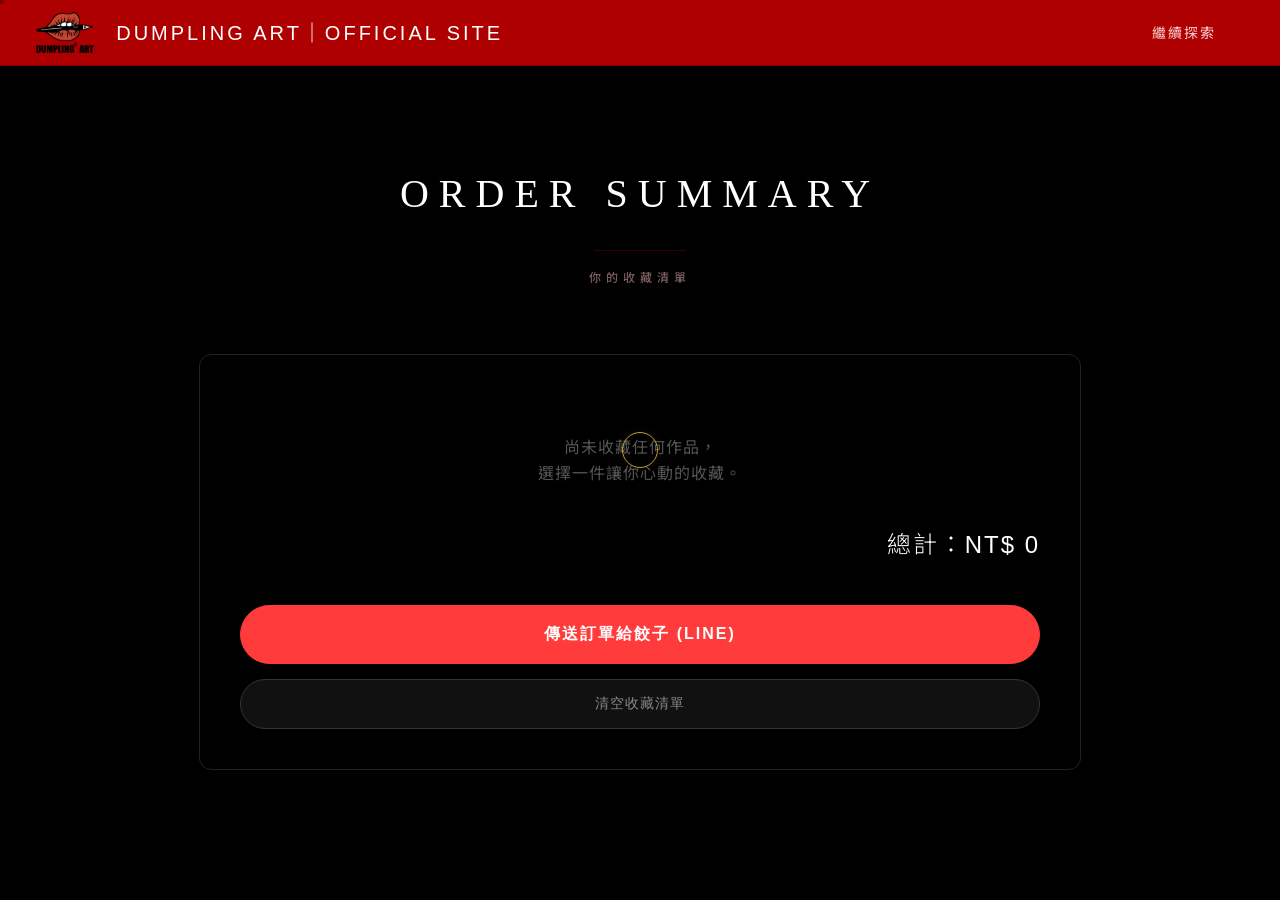
<file: cart.html>
<!DOCTYPE html> 
<html lang="zh-TW">
<head>
    <meta charset="UTF-8">
    <meta name="viewport" content="width=device-width, initial-scale=1.0">
    <title>結帳清單｜DUMPLING ART</title> 
    <link rel="icon" type="image/x-icon" href="favicon.ico">
    
    <link rel="preconnect" href="https://fonts.googleapis.com">
    <link rel="preconnect" href="https://fonts.gstatic.com" crossorigin>
    <link href="https://fonts.googleapis.com/css2?family=Noto+Sans+TC:wght@300;400;500;700&display=swap" rel="stylesheet">
    <link rel="stylesheet" href="css/cursor.css">
    <script defer src="js/cursor.js"></script>

    <style>
        /* ================= 🛒 DUMPLING ART 結帳清單 (黑化精品版) ================= */
        html { scroll-behavior: smooth; }
        body {
            /* 👉🏼 完美同步：英文優先使用 Helvetica，中文使用思源黑體 */
            font-family: 'Helvetica Neue', Helvetica, Arial, 'Noto Sans TC', sans-serif;
            margin: 0; padding: 0; background-color: #000; color: #fff; line-height: 1.6;
        }

        /* --- 1. 頂部導覽列 (Navbar)：✨ 已同步為首頁的高級深血紅窄版 ✨ --- */
        .navbar {
            background-color: rgba(184, 0, 0, 0.95);
            backdrop-filter: blur(10px);
            position: sticky; top: 0; z-index: 1000;
            display: flex; justify-content: space-between; align-items: center;
            padding: 15px 5%;
            border-bottom: 1px solid #8a0000;
        }
        .brand-logo {
            display: flex;
            align-items: center;
            font-family: 'Helvetica Neue', Helvetica, Arial, 'Noto Sans TC', sans-serif;
            font-size: 20px;
            letter-spacing: 3px;
            font-weight: 400;
            color: #fff;
            text-decoration: none;
            text-transform: uppercase;
        }
        .nav-logo-img {
            height: 35px;
            width: auto;
            object-fit: contain;
            transform: scale(2.2);
            margin-left: -30px;
            margin-right: 20px;
        }
        .nav-links a {
            text-decoration: none;
            color: #ffcccc;
            margin-left: 25px;
            font-size: 14px;
            transition: 0.3s;
            text-transform: uppercase;
            letter-spacing: 2px;
        }
        .nav-links a:hover {
            color: #fff;
        }

        /* --- 購物車標題系統：同步 Products 頁 --- */
        .page-header {
            text-align: center;
            margin: 96px 0 66px 0;
        }
        .page-title {
            position: relative;
            font-family: 'Playfair Display', serif;
            font-size: 40px;
            font-weight: 400;
            letter-spacing: 10px;
            margin: 0;
            color: #fff;
            text-transform: uppercase;
        }
        .page-title::after {
            content: "";
            display: block;
            width: 92px;
            height: 1px;
            margin: 24px auto 0;
            background: rgba(184, 0, 0, 0.28);
        }
        .page-subtitle {
            font-size: 12px;
            color: #7c5e5e;
            letter-spacing: 5px;
            text-transform: uppercase;
            font-weight: 500;
            margin-top: 18px;
        }
        
        /* 🛒 購物車容器：改成黑色透明與精緻框線 */
        .cart-container {
            max-width: 800px; margin: 0 auto 60px auto; padding: 40px;
            background: transparent; border-radius: 12px; border: 1px solid #222;
        }
        
        .cart-item {
            display: flex; justify-content: space-between; align-items: center;
            padding: 20px 0; border-bottom: 1px dashed #333; font-size: 16px; letter-spacing: 1px;
        }
        .item-name { font-weight: 300; color: #fff; }
        .item-subtotal { color: #ff3b3b; font-weight: bold; } /* 金額保留醒目紅色 */

        .cart-total {
            text-align: right; font-size: 24px; font-weight: 300; margin-top: 40px; color: #fff; letter-spacing: 2px;
        }

        /* 結帳按鈕：紅色膠囊 */
        .checkout-btn {
            display: block; width: 100%; text-align: center; 
            background-color: #ff3b3b; color: white; padding: 18px; 
            border-radius: 50px; font-size: 16px; font-weight: bold; letter-spacing: 2px;
            text-decoration: none; margin-top: 40px; transition: 0.4s; cursor: pointer; border: 1px solid #ff3b3b;
        }
        .checkout-btn:hover { background-color: transparent; color: #ff3b3b; }

        /* 清空按鈕：黑色膠囊 */
        .clear-btn {
            display: block; width: 100%; text-align: center; 
            background-color: #111; color: #888; padding: 15px; 
            border-radius: 50px; font-size: 14px; font-weight: 300; letter-spacing: 1px;
            text-decoration: none; margin-top: 15px; transition: 0.4s; cursor: pointer; border: 1px solid #333;
        }
        .clear-btn:hover { background-color: #222; color: #fff; border-color: #555; }

        .empty-message { text-align: center; color: #555; font-size: 16px; margin: 40px 0; letter-spacing: 1px; }

        /* 手機版排版自動堆疊 */
        @media (max-width: 768px) {
            .navbar { flex-direction: column; padding: 15px 10px; }
            .brand-logo { font-size: 16px; margin-bottom: 15px; justify-content: center; letter-spacing: 2px; }
            .nav-logo-img { height: 28px; transform: scale(2); margin-left: -5px; margin-right: 15px; }
            .nav-links { display: flex; flex-wrap: wrap; justify-content: center; gap: 8px; }
            .nav-links a { margin: 0 5px; font-size: 13px; }
            .page-header { margin: 44px 0 36px 0; }
            .page-title { font-size: 30px; letter-spacing: 6px; }
            .page-title::after { width: 72px; margin-top: 18px; }
            .page-subtitle { margin-top: 14px; font-size: 11px; letter-spacing: 3px; }
            .cart-container { padding: 25px; margin: 20px 15px; }
            .cart-item { flex-direction: column; align-items: flex-start; gap: 10px; }
            .item-subtotal { align-self: flex-end; }
        }
    </style>
</head>
<body>

    <nav class="navbar">
        <a href="index.html" class="brand-logo">
            <img src="images/DUMPLING ART.png" alt="DUMPLING ART Logo" class="nav-logo-img">
            DUMPLING ART｜OFFICIAL SITE
        </a>
        <div class="nav-links">
            <a href="index.html">繼續探索</a>
        </div>
    </nav>

    <div class="page-header">
        <h1 class="page-title">ORDER SUMMARY</h1>
        <div class="page-subtitle">你的收藏清單</div>
    </div>

    <div class="cart-container">
        
        <div id="cart-items"></div>
        
        <div class="cart-total" id="cart-total">總計：NT$ 0</div>

        <button onclick="checkoutViaLine()" class="checkout-btn">傳送訂單給餃子 (LINE)</button>
        <button onclick="clearCart()" class="clear-btn">清空收藏清單</button>
    </div>

    <script>
        let totalPrice = 0;

        function safeGetCart() {
            let rawCart = localStorage.getItem('dumpling_cart');
            if (!rawCart) {
                return [];
            }

            try {
                let parsedCart = JSON.parse(rawCart);
                if (Array.isArray(parsedCart)) {
                    return parsedCart;
                }
            } catch (error) {
                // 壞資料直接清掉，避免整個購物車頁中斷
            }

            localStorage.removeItem('dumpling_cart');
            return [];
        }

        function renderCart() {
            let cart = safeGetCart();
            
            let cartItemsDiv = document.getElementById('cart-items');
            cartItemsDiv.innerHTML = ""; // 先清空畫面
            totalPrice = 0;

            if (cart.length === 0) {
                cartItemsDiv.innerHTML = '<div class="empty-message">尚未收藏任何作品，<br>選擇一件讓你心動的收藏。</div>';
                document.getElementById('cart-total').innerText = "總計：NT$ 0";
                return;
            }

            // 把商品一個一個印出來
            cart.forEach(item => {
                let subtotal = item.price * item.quantity;
                totalPrice += subtotal;
                
                cartItemsDiv.innerHTML += `
                    <div class="cart-item">
                        <span class="item-name">▪️ ${item.name} (x${item.quantity})</span>
                        <span class="item-subtotal">NT$ ${subtotal}</span>
                    </div>
                `;
            });

            // 更新總金額
            document.getElementById('cart-total').innerText = `總計：NT$ ${totalPrice}`;
        }

        // 清空購物車
        function clearCart() {
            if(confirm("確定要清空購物車嗎？")) {
                localStorage.removeItem('dumpling_cart');
                renderCart(); // 💡 清空後馬上重新整理畫面
                alert("購物車已清空！");
            }
        }

        // 🚀 終極魔法：LINE 自動點餐機
        function checkoutViaLine() {
            let cart = safeGetCart();
            
            if (cart.length === 0) {
                alert("購物車是空的，無法結帳喔！");
                return;
            }

            let message = "老闆你好！這是我要訂購的商品：\n\n";
            
            cart.forEach(item => {
                let subtotal = item.price * item.quantity;
                message += `▪️ ${item.name} x ${item.quantity} (NT$ ${subtotal})\n`;
            });

            message += `\n💰 總金額：NT$ ${totalPrice}\n\n`;
            message += "請協助確認訂單並提供匯款資訊，謝謝！";

            let lineId = "@659jchwf"; 
            let lineUrl = `https://line.me/R/oaMessage/${lineId}/?${encodeURIComponent(message)}`;

            window.location.href = lineUrl;
        }

        // 網頁讀取完畢後，執行顯示購物車
        window.onload = renderCart;
    </script>
</body>
</html>
</file>
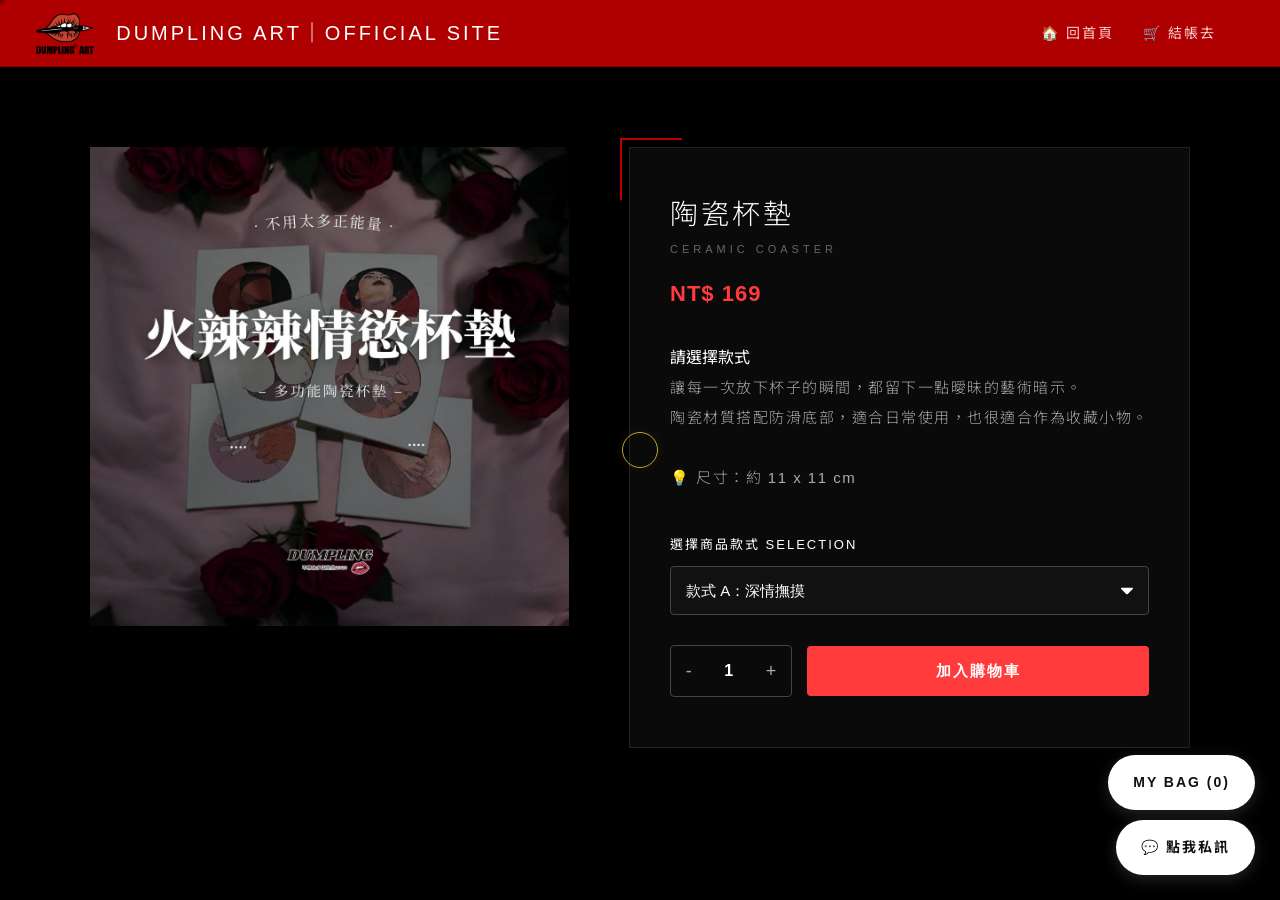
<file: product-coaster.html>
<!DOCTYPE html> 
<html lang="zh-TW">
<head>
    <meta charset="UTF-8">
    <meta name="viewport" content="width=device-width, initial-scale=1.0">
    <title>🔥獨一無二🔥陶瓷杯墊｜DUMPLING ART</title> 
    <meta name="description" content="DUMPLING ART 陶瓷杯墊系列。把情慾插畫放進日常桌面，讓杯墊不只是杯墊，而是一件帶有慾望與情緒的收藏。">
    <link rel="canonical" href="https://wwe9073833.github.io/dumpling-art/product-coaster.html">
    <link rel="icon" type="image/x-icon" href="favicon.ico">
    
    <link rel="preconnect" href="https://fonts.googleapis.com">
    <link rel="preconnect" href="https://fonts.gstatic.com" crossorigin>
    <link href="https://fonts.googleapis.com/css2?family=Noto+Sans+TC:wght@300;400;500;700&family=Playfair+Display:ital,wght@0,400;0,600;1,400&display=swap" rel="stylesheet">
    <link rel="stylesheet" href="css/cursor.css">
    <script defer src="js/cursor.js"></script>

    <style>
        /* ================= 🎬 沿用核心品牌 CSS ================= */
        html { scroll-behavior: smooth; }
        body {
            font-family: 'Helvetica Neue', Helvetica, Arial, 'Noto Sans TC', sans-serif;
            margin: 0; padding: 0; background-color: #000; color: #fff; line-height: 1.8; padding-bottom: 60px; 
        }

        /* --- 頂部導覽列 --- */
        .navbar {
            background-color: rgba(184, 0, 0, 0.95); backdrop-filter: blur(10px);
            position: sticky; top: 0; z-index: 1000; display: flex; justify-content: space-between; align-items: center;
            padding: 15px 5%; border-bottom: 1px solid #8a0000;
        }
        .brand-logo {
            display: flex; align-items: center;
            font-family: 'Helvetica Neue', Helvetica, Arial, 'Noto Sans TC', sans-serif;
            font-size: 20px; letter-spacing: 3px; font-weight: 400;
            color: #fff; text-decoration: none; text-transform: uppercase;
        }
        .nav-logo-img {
            height: 35px; width: auto; object-fit: contain;
            transform: scale(2.2); margin-left: -30px; margin-right: 20px;
        }
        .nav-links a { text-decoration: none; color: #ffcccc; margin-left: 25px; font-size: 14px; transition: 0.3s; text-transform: uppercase; letter-spacing: 2px; }
        .nav-links a:hover { color: #fff; }

        /* ================= 🛍️ 單品詳情頁專屬排版 ================= */
        .product-detail-container {
            max-width: 1100px; margin: 80px auto; padding: 0 5%;
            display: flex; gap: 60px; align-items: flex-start;
        }

        /* 左側：大圖預覽區 */
        .product-gallery {
            flex: 1; position: relative;
        }
        .main-image {
            width: 100%; height: auto; border-radius: 0;
            box-shadow: none; object-fit: cover;
            transition: opacity 0.3s ease; /* 切換圖片時的淡入淡出 */
        }

        /* 右側：商品資訊與選單 */
        .product-info-box {
            flex: 1; background-color: #0a0a0a; border: 1px solid #222;
            padding: 50px 40px; position: relative; border-radius: 0;
        }
        .product-info-box::before {
            content: ""; position: absolute; top: -10px; left: -10px;
            width: 60px; height: 60px; border-top: 2px solid #b80000; border-left: 2px solid #b80000;
        }

        .prod-title { margin: 0 0 15px 0; color: #fff; }
        .prod-title-main { display: block; font-size: 28px; font-weight: 300; letter-spacing: 3px; line-height: 1.2; }
        .prod-title-sub { display: block; margin-top: 8px; font-size: 11px; font-weight: 400; letter-spacing: 4px; color: #666; text-transform: uppercase; }
        .prod-price { font-size: 22px; color: #ff3b3b; font-weight: bold; font-family: 'Helvetica Neue', sans-serif; margin-bottom: 30px; letter-spacing: 1px; }
        .prod-desc { font-size: 15px; color: #aaa; margin-bottom: 40px; line-height: 2; letter-spacing: 1.5px; font-weight: 300; }

        /* 👑 款式選擇器 (深色精品風) */
        .style-selector-group { margin-bottom: 30px; }
        .style-label { display: block; font-size: 13px; color: #fff; letter-spacing: 2px; text-transform: uppercase; margin-bottom: 10px; }
        .style-select {
            width: 100%; padding: 15px; background-color: #111; color: #fff;
            border: 1px solid #444; border-radius: 4px; font-size: 15px; outline: none;
            cursor: pointer; appearance: none; /* 隱藏預設箭頭 */
            background-image: url('data:image/svg+xml;charset=US-ASCII,%3Csvg%20xmlns%3D%22http%3A%2F%2Fwww.w3.org%2F2000%2Fsvg%22%20width%3D%22292.4%22%20height%3D%22292.4%22%3E%3Cpath%20fill%3D%22%23ffffff%22%20d%3D%22M287%2069.4a17.6%2017.6%200%200%200-13-5.4H18.4c-5%200-9.3%201.8-12.9%205.4A17.6%2017.6%200%200%200%200%2082.2c0%205%201.8%209.3%205.4%2012.9l128%20127.9c3.6%203.6%207.8%205.4%2012.8%205.4s9.2-1.8%2012.8-5.4L287%2095c3.5-3.5%205.4-7.8%205.4-12.8%200-5-1.9-9.2-5.5-12.8z%22%2F%3E%3C%2Fsvg%3E');
            background-repeat: no-repeat; background-position: right 15px top 50%; background-size: 12px auto;
        }
        .style-select:focus { border-color: #ff3b3b; }

        /* 數量與購物車按鈕列 */
        .action-row { display: flex; gap: 15px; align-items: center; }
        
        .quantity-control { 
            display: flex; justify-content: center; align-items: center; 
            border: 1px solid #444; border-radius: 4px; height: 50px; width: 120px;
        }
        .qty-btn { background-color: transparent; border: none; padding: 0 15px; cursor: pointer; font-size: 18px; color: #aaa; transition: 0.2s; }
        .qty-btn:hover { color: #fff; }
        .qty-input { width: 40px; text-align: center; background-color: transparent; border: none; font-size: 16px; color: #fff; font-weight: bold; outline: none; }
        .qty-input::-webkit-outer-spin-button, .qty-input::-webkit-inner-spin-button { -webkit-appearance: none; margin: 0; }

        .btn-add-cart {
            flex: 1; height: 50px; background-color: #ff3b3b; color: white;
            border: none; border-radius: 4px; font-size: 15px; font-weight: bold; letter-spacing: 2px;
            cursor: pointer; transition: 0.3s; text-transform: uppercase;
        }
        .btn-add-cart:hover { background-color: #b80000; }
        .btn-add-cart:disabled {
            background-color: #444;
            color: #999;
            cursor: not-allowed;
            opacity: 0.6;
        }

        /* 右下角漂浮按鈕 */
        .floating-btn {
            position: fixed; bottom: 25px; right: 25px; background-color: #fff; color: #111; 
            padding: 15px 25px; border-radius: 50px; text-decoration: none; font-weight: bold; font-size: 14px; letter-spacing: 2px;
            transition: 0.4s ease; text-transform: uppercase; box-shadow: 0 4px 15px rgba(255, 255, 255, 0.15); z-index: 9999;
        }
        .floating-btn:hover { transform: scale(1.05); background-color: #ff3b3b; color: white; }
        a[href="cart.html"].floating-btn { bottom: 90px; }

        /* 手機版排版 */
        @media (max-width: 768px) {
            .navbar { flex-direction: column; padding: 15px 10px; }
            .brand-logo { font-size: 16px; margin-bottom: 15px; justify-content: center; letter-spacing: 2px; }
            .nav-logo-img { height: 28px; transform: scale(2); margin-left: -5px; margin-right: 15px; }
            .nav-links { display: flex; flex-wrap: wrap; justify-content: center; gap: 8px; }
            .nav-links a { margin: 0 5px; font-size: 13px; }
            
            .product-detail-container { flex-direction: column; gap: 30px; margin: 40px auto; }
            .product-info-box { padding: 30px 20px; }
            .prod-title-main { font-size: 24px; }
            .prod-title-sub { font-size: 10px; letter-spacing: 3px; }
            .action-row { flex-direction: column; }
            .quantity-control { width: 100%; }
            .btn-add-cart { width: 100%; }
            .floating-btn { bottom: 15px; right: 15px; padding: 10px 15px; font-size: 13px; }
            a[href="cart.html"].floating-btn { bottom: 65px; }
        }
    </style>
</head>
<body>

    <nav class="navbar">
        <a href="index.html" class="brand-logo">
            <img src="images/DUMPLING ART.png" alt="DUMPLING ART Logo" class="nav-logo-img">
            DUMPLING ART｜OFFICIAL SITE
        </a>
        <div class="nav-links">
            <a href="index.html">🏠 回首頁</a>
            <a href="cart.html">🛒 結帳去</a>
        </div>
    </nav>

    <div class="product-detail-container">
        <div class="product-gallery">
            <img id="main-product-image" src="images/hot_item1.jpg" alt="陶瓷杯墊預覽" class="main-image">
        </div>

        <div class="product-info-box">
            <h1 class="prod-title"><span class="prod-title-main">陶瓷杯墊</span><span class="prod-title-sub">CERAMIC COASTER</span></h1>
            <div class="prod-price" id="prod-price" data-price="169">NT$ 169</div>
            <div class="prod-stock" id="prod-stock" data-stock="">請選擇款式</div>
            <div class="prod-desc">
                讓每一次放下杯子的瞬間，都留下一點曖昧的藝術暗示。<br>
                陶瓷材質搭配防滑底部，適合日常使用，也很適合作為收藏小物。<br><br>
                💡 尺寸：約 11 x 11 cm
            </div>

            <div class="style-selector-group">
                <label class="style-label">選擇商品款式 Selection</label>
                <select id="style-selector" class="style-select" onchange="changeProductStyle()">
                    <option value="hot_item1.jpg">款式 A：深情撫摸</option>
                </select>
            </div>

            <div class="action-row">
                <div class="quantity-control">
                    <button class="qty-btn" onclick="changeQty(-1)">-</button>
                    <input type="number" id="detail-qty" class="qty-input" value="1" min="1">
                    <button class="qty-btn" onclick="changeQty(1)">+</button>
                </div>
                <button class="btn-add-cart" id="add-to-cart-btn" onclick="addToCartDetail()">加入購物車</button>
            </div>
        </div>
    </div>

    <a href="https://page.line.me/659jchwf" class="floating-btn" target="_blank" rel="noopener noreferrer">💬 點我私訊</a>
    <a href="cart.html" class="floating-btn">MY BAG (<span id="cart-count">0</span>)</a>

    <script>
        const COASTER_PRODUCT_ID = "coaster";
        const COASTER_PRODUCT_NAME = "🔥獨一無二🔥陶瓷杯墊";
        const COASTER_API_URL = "https://script.google.com/macros/s/AKfycbx7q2hY29LQpv_23HHG27_ZW0eZNIwtx25YoX_KHYoyb1j-5xRgFs_XqomiMHOqwGIBhg/exec?resource=variants&product_id=coaster";

        function resolveImageUrl(imageUrl) {
            if (!imageUrl) {
                return "";
            }

            if (imageUrl.indexOf("http://") === 0 || imageUrl.indexOf("https://") === 0) {
                return imageUrl;
            }

            if (imageUrl.indexOf("images/") === 0) {
                return imageUrl;
            }

            return "images/" + imageUrl;
        }

        function updateStockState(stock) {
            let stockValue = parseInt(stock, 10);
            let stockEl = document.getElementById("prod-stock");
            let addToCartBtn = document.getElementById("add-to-cart-btn");

            if (!stockEl || !addToCartBtn) {
                return;
            }

            if (isNaN(stockValue)) {
                stockEl.innerText = "請選擇款式";
                stockEl.classList.remove("sold-out");
                stockEl.setAttribute("data-stock", "");
                addToCartBtn.disabled = false;
                addToCartBtn.innerText = "🛒 Add to Bag";
                return;
            }

            if (stockValue <= 0) {
                stockValue = 0;
                stockEl.innerText = "SOLD OUT";
                stockEl.classList.add("sold-out");
                stockEl.setAttribute("data-stock", stockValue);
                addToCartBtn.disabled = true;
                addToCartBtn.innerText = "SOLD OUT";
                return;
            }

            stockEl.innerText = "剩餘庫存：" + stockValue + " 件";
            stockEl.classList.remove("sold-out");
            stockEl.setAttribute("data-stock", stockValue);
            addToCartBtn.disabled = false;
            addToCartBtn.innerText = "🛒 Add to Bag";
        }

        function applyVariantToView(option) {
            if (!option) {
                return;
            }

            let mainImageEl = document.getElementById("main-product-image");
            let resolvedImageUrl = resolveImageUrl(option.value);
            let nextPrice = parseInt(option.getAttribute("data-price"), 10);
            let nextStock = parseInt(option.getAttribute("data-stock"), 10);

            mainImageEl.style.opacity = 0.5;
            setTimeout(function() {
                mainImageEl.src = resolvedImageUrl;
                mainImageEl.style.opacity = 1;
            }, 150);

            if (!isNaN(nextPrice)) {
                let priceEl = document.getElementById("prod-price");
                priceEl.setAttribute("data-price", nextPrice);
                priceEl.innerText = "NT$ " + nextPrice;
            }

            updateStockState(nextStock);
        }

        // --- 1. 款式與圖片連動魔法 ---
        function changeProductStyle() {
            let selector = document.getElementById("style-selector");
            let selectedOption = selector.options[selector.selectedIndex];
            applyVariantToView(selectedOption);
        }

        function buildVariantOption(variant) {
            let option = document.createElement("option");
            option.value = variant.image_url;
            option.textContent = variant.variant_name;
            option.setAttribute("data-price", variant.price);
            option.setAttribute("data-stock", variant.stock);
            return option;
        }

        function renderVariants(variants) {
            if (!Array.isArray(variants) || variants.length === 0) {
                return;
            }

            let selector = document.getElementById("style-selector");
            selector.innerHTML = "";

            variants.forEach(function(variant) {
                selector.appendChild(buildVariantOption(variant));
            });

            selector.selectedIndex = 0;
            applyVariantToView(selector.options[0]);
        }

        async function loadCoasterVariants() {
            try {
                let response = await fetch(COASTER_API_URL, { cache: "no-store" });
                if (!response.ok) {
                    throw new Error("Failed to fetch coaster variants");
                }

                let payload = await response.json();
                if (!payload || payload.ok !== true || payload.product_id !== COASTER_PRODUCT_ID || !Array.isArray(payload.variants)) {
                    throw new Error("Unexpected coaster variants payload");
                }

                renderVariants(payload.variants);
            } catch (error) {
                // API 失敗時保留目前 HTML 內建款式，避免商品頁失效
            }
        }

        // --- 2. 數量控制 ---
        function changeQty(amount) {
            let input = document.getElementById("detail-qty");
            let currentValue = parseInt(input.value);
            if (currentValue + amount >= 1) { 
                input.value = currentValue + amount;
            }
        }

        function safeGetCart() {
            let rawCart = localStorage.getItem('dumpling_cart');
            if (!rawCart) {
                return [];
            }

            try {
                let parsedCart = JSON.parse(rawCart);
                if (Array.isArray(parsedCart)) {
                    return parsedCart;
                }
            } catch (error) {
                // 壞資料直接清掉，避免商品頁中斷
            }

            localStorage.removeItem('dumpling_cart');
            return [];
        }

        // --- 3. 加入購物車 (包含款式名稱！) ---
        function addToCartDetail() {
            let cart = safeGetCart();
            let currentStock = parseInt(document.getElementById("prod-stock").getAttribute("data-stock"), 10);
            let selector = document.getElementById("style-selector");
            let selectedOption = selector.options[selector.selectedIndex];

            if (!selectedOption) {
                return;
            }

            if (!isNaN(currentStock) && currentStock <= 0) {
                alert("目前這款已售完");
                return;
            }

            if (!isNaN(currentStock) && selectedOption.getAttribute("data-stock") !== null) {
                let qty = parseInt(document.getElementById("detail-qty").value, 10);
                let existingBaseName = COASTER_PRODUCT_NAME;
                let styleText = selectedOption.textContent || selectedOption.text;
                let finalProductName = existingBaseName + " (" + styleText + ")";
                let existingItem = cart.find(function(item) {
                    return item.name === finalProductName;
                });
                let existingQty = existingItem ? existingItem.quantity : 0;

                if (existingQty + qty > currentStock) {
                    alert("目前庫存不足，購物車內已有 " + existingQty + " 件，這次最多還能加入 " + Math.max(currentStock - existingQty, 0) + " 件");
                    return;
                }
            }

            let baseName = COASTER_PRODUCT_NAME; // 商品主名稱
            let price = parseInt(document.getElementById("prod-price").getAttribute("data-price"), 10);
            let qty = parseInt(document.getElementById("detail-qty").value, 10);
            
            // 抓取客人選了什麼款式 (抓取 option 顯示的文字)
            let styleText = selectedOption.textContent || selectedOption.text; 
            
            // 組合成最終的購物車品名：例如「商品名稱 (款式 A：xxx)」
            let finalProductName = baseName + " (" + styleText + ")";
            
            let existingItem = cart.find(item => item.name === finalProductName);
            let existingQty = existingItem ? existingItem.quantity : 0;

            if (!isNaN(currentStock) && existingQty + qty > currentStock) {
                alert("目前庫存不足，購物車內已有 " + existingQty + " 件，這次最多還能加入 " + Math.max(currentStock - existingQty, 0) + " 件");
                return;
            }

            if (existingItem) {
                existingItem.quantity += qty; 
            } else {
                cart.push({ name: finalProductName, price: price, quantity: qty });
            }
            
            localStorage.setItem('dumpling_cart', JSON.stringify(cart));
            updateCartCount(); 
            alert(`🎉 成功將 ${qty} 個「${finalProductName}」加入購物車！`); 
            
            // 重置數量回 1
            document.getElementById("detail-qty").value = 1;
        }

        // --- 4. 購物車數量顯示 ---
        function updateCartCount() {
            let cart = safeGetCart();
            let totalItems = 0;
            cart.forEach(item => totalItems += item.quantity);
            document.getElementById('cart-count').innerText = totalItems;
        }

        window.onload = function() {
            updateCartCount();
            loadCoasterVariants();
        };
    </script>

</body>
</html>
</file>
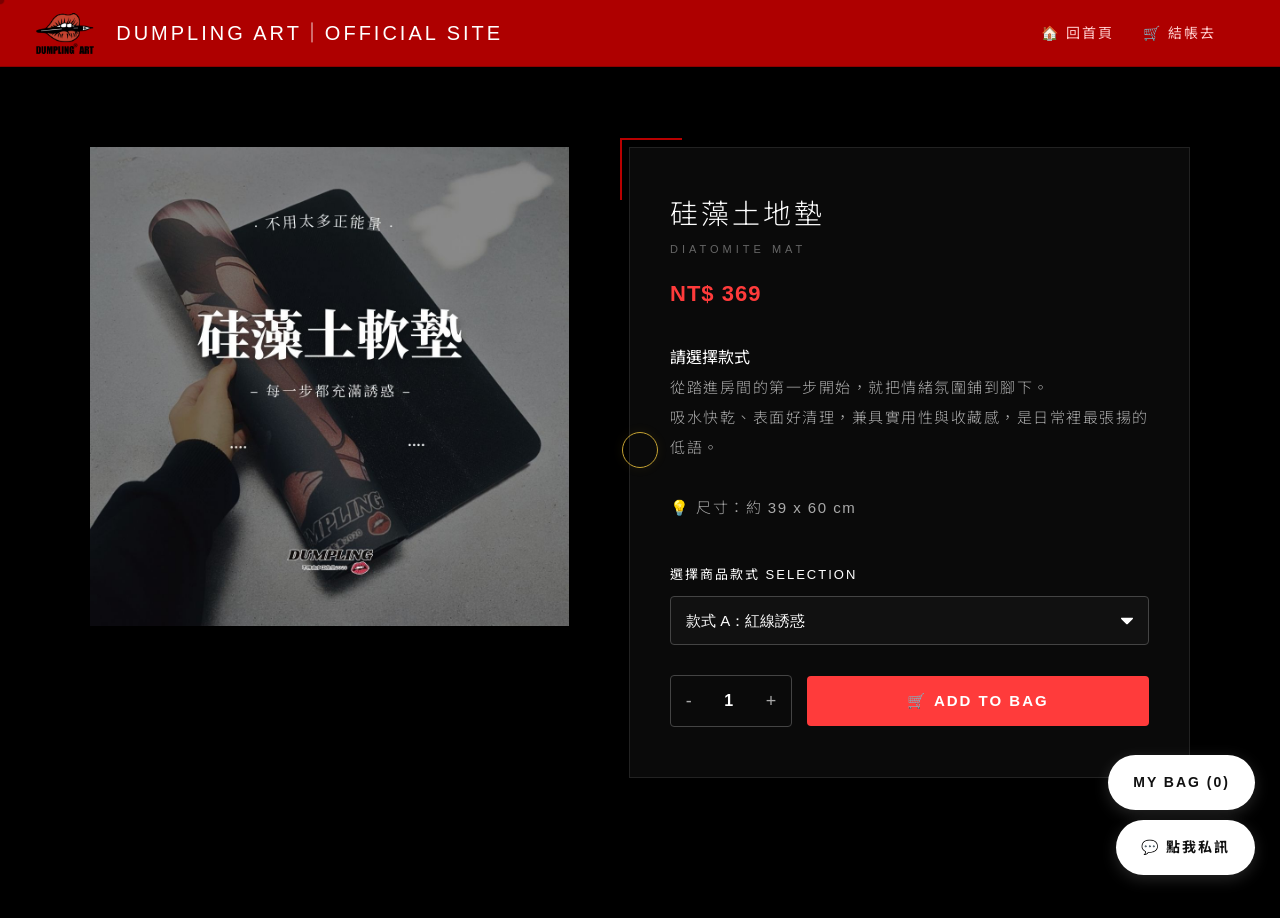
<file: product-mat.html>
<!DOCTYPE html> 
<html lang="zh-TW">
<head>
    <meta charset="UTF-8">
    <meta name="viewport" content="width=device-width, initial-scale=1.0">
    <title>💗每一步都是誘惑💗地墊｜DUMPLING ART</title> 
    <meta name="description" content="DUMPLING ART 硅藻土地墊系列。把情慾藝術放進生活場景，讓每天踩過的地方也有餃子的慾望與幽默。">
    <link rel="canonical" href="https://wwe9073833.github.io/dumpling-art/product-mat.html">
    <link rel="icon" type="image/x-icon" href="favicon.ico">
    
    <link rel="preconnect" href="https://fonts.googleapis.com">
    <link rel="preconnect" href="https://fonts.gstatic.com" crossorigin>
    <link href="https://fonts.googleapis.com/css2?family=Noto+Sans+TC:wght@300;400;500;700&family=Playfair+Display:ital,wght@0,400;0,600;1,400&display=swap" rel="stylesheet">
    <link rel="stylesheet" href="css/cursor.css">
    <script defer src="js/cursor.js"></script>

    <style>
        /* ================= 🎬 沿用核心品牌 CSS ================= */
        html { scroll-behavior: smooth; }
        body {
            font-family: 'Helvetica Neue', Helvetica, Arial, 'Noto Sans TC', sans-serif;
            margin: 0; padding: 0; background-color: #000; color: #fff; line-height: 1.8; padding-bottom: 60px; 
        }

        /* --- 頂部導覽列 --- */
        .navbar {
            background-color: rgba(184, 0, 0, 0.95); backdrop-filter: blur(10px);
            position: sticky; top: 0; z-index: 1000; display: flex; justify-content: space-between; align-items: center;
            padding: 15px 5%; border-bottom: 1px solid #8a0000;
        }
        .brand-logo {
            display: flex; align-items: center;
            font-family: 'Helvetica Neue', Helvetica, Arial, 'Noto Sans TC', sans-serif;
            font-size: 20px; letter-spacing: 3px; font-weight: 400;
            color: #fff; text-decoration: none; text-transform: uppercase;
        }
        .nav-logo-img {
            height: 35px; width: auto; object-fit: contain;
            transform: scale(2.2); margin-left: -30px; margin-right: 20px;
        }
        .nav-links a { text-decoration: none; color: #ffcccc; margin-left: 25px; font-size: 14px; transition: 0.3s; text-transform: uppercase; letter-spacing: 2px; }
        .nav-links a:hover { color: #fff; }

        /* ================= 🛍️ 單品詳情頁專屬排版 ================= */
        .product-detail-container {
            max-width: 1100px; margin: 80px auto; padding: 0 5%;
            display: flex; gap: 60px; align-items: flex-start;
        }

        /* 左側：大圖預覽區 */
        .product-gallery {
            flex: 1; position: relative;
        }
        .main-image {
            width: 100%; height: auto; border-radius: 0;
            box-shadow: none; object-fit: cover;
            transition: opacity 0.3s ease; /* 切換圖片時的淡入淡出 */
        }

        /* 右側：商品資訊與選單 */
        .product-info-box {
            flex: 1; background-color: #0a0a0a; border: 1px solid #222;
            padding: 50px 40px; position: relative; border-radius: 0;
        }
        .product-info-box::before {
            content: ""; position: absolute; top: -10px; left: -10px;
            width: 60px; height: 60px; border-top: 2px solid #b80000; border-left: 2px solid #b80000;
        }

        .prod-title { margin: 0 0 15px 0; color: #fff; }
        .prod-title-main { display: block; font-size: 28px; font-weight: 300; letter-spacing: 3px; line-height: 1.2; }
        .prod-title-sub { display: block; margin-top: 8px; font-size: 11px; font-weight: 400; letter-spacing: 4px; color: #666; text-transform: uppercase; }
        .prod-price { font-size: 22px; color: #ff3b3b; font-weight: bold; font-family: 'Helvetica Neue', sans-serif; margin-bottom: 30px; letter-spacing: 1px; }
        .prod-desc { font-size: 15px; color: #aaa; margin-bottom: 40px; line-height: 2; letter-spacing: 1.5px; font-weight: 300; }

        /* 👑 款式選擇器 (深色精品風) */
        .style-selector-group { margin-bottom: 30px; }
        .style-label { display: block; font-size: 13px; color: #fff; letter-spacing: 2px; text-transform: uppercase; margin-bottom: 10px; }
        .style-select {
            width: 100%; padding: 15px; background-color: #111; color: #fff;
            border: 1px solid #444; border-radius: 4px; font-size: 15px; outline: none;
            cursor: pointer; appearance: none; /* 隱藏預設箭頭 */
            background-image: url('data:image/svg+xml;charset=US-ASCII,%3Csvg%20xmlns%3D%22http%3A%2F%2Fwww.w3.org%2F2000%2Fsvg%22%20width%3D%22292.4%22%20height%3D%22292.4%22%3E%3Cpath%20fill%3D%22%23ffffff%22%20d%3D%22M287%2069.4a17.6%2017.6%200%200%200-13-5.4H18.4c-5%200-9.3%201.8-12.9%205.4A17.6%2017.6%200%200%200%200%2082.2c0%205%201.8%209.3%205.4%2012.9l128%20127.9c3.6%203.6%207.8%205.4%2012.8%205.4s9.2-1.8%2012.8-5.4L287%2095c3.5-3.5%205.4-7.8%205.4-12.8%200-5-1.9-9.2-5.5-12.8z%22%2F%3E%3C%2Fsvg%3E');
            background-repeat: no-repeat; background-position: right 15px top 50%; background-size: 12px auto;
        }
        .style-select:focus { border-color: #ff3b3b; }

        /* 數量與購物車按鈕列 */
        .action-row { display: flex; gap: 15px; align-items: center; }
        
        .quantity-control { 
            display: flex; justify-content: center; align-items: center; 
            border: 1px solid #444; border-radius: 4px; height: 50px; width: 120px;
        }
        .qty-btn { background-color: transparent; border: none; padding: 0 15px; cursor: pointer; font-size: 18px; color: #aaa; transition: 0.2s; }
        .qty-btn:hover { color: #fff; }
        .qty-input { width: 40px; text-align: center; background-color: transparent; border: none; font-size: 16px; color: #fff; font-weight: bold; outline: none; }
        .qty-input::-webkit-outer-spin-button, .qty-input::-webkit-inner-spin-button { -webkit-appearance: none; margin: 0; }

        .btn-add-cart {
            flex: 1; height: 50px; background-color: #ff3b3b; color: white;
            border: none; border-radius: 4px; font-size: 15px; font-weight: bold; letter-spacing: 2px;
            cursor: pointer; transition: 0.3s; text-transform: uppercase;
        }
        .btn-add-cart:hover { background-color: #b80000; }
        .btn-add-cart:disabled {
            background-color: #444;
            color: #999;
            cursor: not-allowed;
            opacity: 0.6;
        }

        /* 右下角漂浮按鈕 */
        .floating-btn {
            position: fixed; bottom: 25px; right: 25px; background-color: #fff; color: #111; 
            padding: 15px 25px; border-radius: 50px; text-decoration: none; font-weight: bold; font-size: 14px; letter-spacing: 2px;
            transition: 0.4s ease; text-transform: uppercase; box-shadow: 0 4px 15px rgba(255, 255, 255, 0.15); z-index: 9999;
        }
        .floating-btn:hover { transform: scale(1.05); background-color: #ff3b3b; color: white; }
        a[href="cart.html"].floating-btn { bottom: 90px; }

        /* 手機版排版 */
        @media (max-width: 768px) {
            .navbar { flex-direction: column; padding: 15px 10px; }
            .brand-logo { font-size: 16px; margin-bottom: 15px; justify-content: center; letter-spacing: 2px; }
            .nav-logo-img { height: 28px; transform: scale(2); margin-left: -5px; margin-right: 15px; }
            .nav-links { display: flex; flex-wrap: wrap; justify-content: center; gap: 8px; }
            .nav-links a { margin: 0 5px; font-size: 13px; }
            
            .product-detail-container { flex-direction: column; gap: 30px; margin: 40px auto; }
            .product-info-box { padding: 30px 20px; }
            .prod-title-main { font-size: 24px; }
            .prod-title-sub { font-size: 10px; letter-spacing: 3px; }
            .action-row { flex-direction: column; }
            .quantity-control { width: 100%; }
            .btn-add-cart { width: 100%; }
            .floating-btn { bottom: 15px; right: 15px; padding: 10px 15px; font-size: 13px; }
            a[href="cart.html"].floating-btn { bottom: 65px; }
        }
    </style>
</head>
<body>

    <nav class="navbar">
        <a href="index.html" class="brand-logo">
            <img src="images/DUMPLING ART.png" alt="DUMPLING ART Logo" class="nav-logo-img">
            DUMPLING ART｜OFFICIAL SITE
        </a>
        <div class="nav-links">
            <a href="index.html">🏠 回首頁</a>
            <a href="cart.html">🛒 結帳去</a>
        </div>
    </nav>

    <div class="product-detail-container">
        <div class="product-gallery">
            <img id="main-product-image" src="images/item4.jpg" alt="地墊預覽" class="main-image">
        </div>

        <div class="product-info-box">
            <h1 class="prod-title"><span class="prod-title-main">硅藻土地墊</span><span class="prod-title-sub">DIATOMITE MAT</span></h1>
            <div class="prod-price" id="prod-price" data-price="369">NT$ 369</div>
            <div class="prod-stock" id="prod-stock" data-stock="">請選擇款式</div>
            <div class="prod-desc">
                從踏進房間的第一步開始，就把情緒氛圍鋪到腳下。<br>
                吸水快乾、表面好清理，兼具實用性與收藏感，是日常裡最張揚的低語。<br><br>
                💡 尺寸：約 39 x 60 cm
            </div>

            <div class="style-selector-group">
                <label class="style-label">選擇商品款式 Selection</label>
                <select id="style-selector" class="style-select" onchange="changeProductStyle()">
                    <option value="item4.jpg">款式 A：紅線誘惑</option>
                </select>
            </div>

            <div class="action-row">
                <div class="quantity-control">
                    <button class="qty-btn" onclick="changeQty(-1)">-</button>
                    <input type="number" id="detail-qty" class="qty-input" value="1" min="1">
                    <button class="qty-btn" onclick="changeQty(1)">+</button>
                </div>
                <button class="btn-add-cart" id="add-to-cart-btn" onclick="addToCartDetail()">🛒 Add to Bag</button>
            </div>
        </div>
    </div>

    <a href="https://page.line.me/659jchwf" class="floating-btn" target="_blank" rel="noopener noreferrer">💬 點我私訊</a>
    <a href="cart.html" class="floating-btn">MY BAG (<span id="cart-count">0</span>)</a>

    <script>
        const MAT_PRODUCT_ID = "mat";
        const MAT_PRODUCT_NAME = "💗每一步都是誘惑💗地墊";
        const MAT_API_URL = "https://script.google.com/macros/s/AKfycbx7q2hY29LQpv_23HHG27_ZW0eZNIwtx25YoX_KHYoyb1j-5xRgFs_XqomiMHOqwGIBhg/exec?resource=variants&product_id=mat";

        function resolveImageUrl(imageUrl) {
            if (!imageUrl) {
                return "";
            }

            if (imageUrl.indexOf("http://") === 0 || imageUrl.indexOf("https://") === 0) {
                return imageUrl;
            }

            if (imageUrl.indexOf("images/") === 0) {
                return imageUrl;
            }

            return "images/" + imageUrl;
        }

        function updateStockState(stock) {
            let stockValue = parseInt(stock, 10);
            let stockEl = document.getElementById("prod-stock");
            let addToCartBtn = document.getElementById("add-to-cart-btn");

            if (!stockEl || !addToCartBtn) {
                return;
            }

            if (isNaN(stockValue)) {
                stockEl.innerText = "請選擇款式";
                stockEl.classList.remove("sold-out");
                stockEl.setAttribute("data-stock", "");
                addToCartBtn.disabled = false;
                addToCartBtn.innerText = "🛒 Add to Bag";
                return;
            }

            if (stockValue <= 0) {
                stockValue = 0;
                stockEl.innerText = "SOLD OUT";
                stockEl.classList.add("sold-out");
                stockEl.setAttribute("data-stock", stockValue);
                addToCartBtn.disabled = true;
                addToCartBtn.innerText = "SOLD OUT";
                return;
            }

            stockEl.innerText = "剩餘庫存：" + stockValue + " 件";
            stockEl.classList.remove("sold-out");
            stockEl.setAttribute("data-stock", stockValue);
            addToCartBtn.disabled = false;
            addToCartBtn.innerText = "🛒 Add to Bag";
        }

        function applyVariantToView(option) {
            if (!option) {
                return;
            }

            let mainImageEl = document.getElementById("main-product-image");
            let resolvedImageUrl = resolveImageUrl(option.value);
            let nextPrice = parseInt(option.getAttribute("data-price"), 10);
            let nextStock = parseInt(option.getAttribute("data-stock"), 10);

            mainImageEl.style.opacity = 0.5;
            setTimeout(function() {
                mainImageEl.src = resolvedImageUrl;
                mainImageEl.style.opacity = 1;
            }, 150);

            if (!isNaN(nextPrice)) {
                let priceEl = document.getElementById("prod-price");
                priceEl.setAttribute("data-price", nextPrice);
                priceEl.innerText = "NT$ " + nextPrice;
            }

            updateStockState(nextStock);
        }

        // --- 1. 款式與圖片連動魔法 ---
        function changeProductStyle() {
            let selector = document.getElementById("style-selector");
            let selectedOption = selector.options[selector.selectedIndex];
            applyVariantToView(selectedOption);
        }

        function buildVariantOption(variant) {
            let option = document.createElement("option");
            option.value = variant.image_url;
            option.textContent = variant.variant_name;
            option.setAttribute("data-price", variant.price);
            option.setAttribute("data-stock", variant.stock);
            return option;
        }

        function renderVariants(variants) {
            if (!Array.isArray(variants) || variants.length === 0) {
                return;
            }

            let selector = document.getElementById("style-selector");
            selector.innerHTML = "";

            variants.forEach(function(variant) {
                selector.appendChild(buildVariantOption(variant));
            });

            selector.selectedIndex = 0;
            applyVariantToView(selector.options[0]);
        }

        async function loadMatVariants() {
            try {
                let response = await fetch(MAT_API_URL, { cache: "no-store" });
                if (!response.ok) {
                    throw new Error("Failed to fetch mat variants");
                }

                let payload = await response.json();
                if (!payload || payload.ok !== true || payload.product_id !== MAT_PRODUCT_ID || !Array.isArray(payload.variants)) {
                    throw new Error("Unexpected mat variants payload");
                }

                renderVariants(payload.variants);
            } catch (error) {
                // API 失敗時保留目前 HTML 內建款式，避免商品頁失效
            }
        }

        // --- 2. 數量控制 ---
        function changeQty(amount) {
            let input = document.getElementById("detail-qty");
            let currentValue = parseInt(input.value);
            if (currentValue + amount >= 1) { 
                input.value = currentValue + amount;
            }
        }

        function safeGetCart() {
            let rawCart = localStorage.getItem('dumpling_cart');
            if (!rawCart) {
                return [];
            }

            try {
                let parsedCart = JSON.parse(rawCart);
                if (Array.isArray(parsedCart)) {
                    return parsedCart;
                }
            } catch (error) {
                // 壞資料直接清掉，避免商品頁中斷
            }

            localStorage.removeItem('dumpling_cart');
            return [];
        }

        // --- 3. 加入購物車 (包含款式名稱！) ---
        function addToCartDetail() {
            let cart = safeGetCart();
            let currentStock = parseInt(document.getElementById("prod-stock").getAttribute("data-stock"), 10);
            let selector = document.getElementById("style-selector");
            let selectedOption = selector.options[selector.selectedIndex];

            if (!selectedOption) {
                return;
            }

            if (!isNaN(currentStock) && currentStock <= 0) {
                alert("目前這款已售完");
                return;
            }

            let qty = parseInt(document.getElementById("detail-qty").value, 10);
            let baseName = MAT_PRODUCT_NAME;
            let price = parseInt(document.getElementById("prod-price").getAttribute("data-price"), 10);
            let styleText = selectedOption.textContent || selectedOption.text; 
            let finalProductName = baseName + " (" + styleText + ")";
            
            let existingItem = cart.find(function(item) {
                return item.name === finalProductName;
            });
            let existingQty = existingItem ? existingItem.quantity : 0;

            if (!isNaN(currentStock) && existingQty + qty > currentStock) {
                alert("目前庫存不足，購物車內已有 " + existingQty + " 件，這次最多還能加入 " + Math.max(currentStock - existingQty, 0) + " 件");
                return;
            }

            if (existingItem) {
                existingItem.quantity += qty; 
            } else {
                cart.push({ name: finalProductName, price: price, quantity: qty });
            }
            
            localStorage.setItem('dumpling_cart', JSON.stringify(cart));
            updateCartCount(); 
            alert(`🎉 成功將 ${qty} 個「${finalProductName}」加入購物車！`); 
            
            // 重置數量回 1
            document.getElementById("detail-qty").value = 1;
        }

        // --- 4. 購物車數量顯示 ---
        function updateCartCount() {
            let cart = safeGetCart();
            let totalItems = 0;
            cart.forEach(item => totalItems += item.quantity);
            document.getElementById('cart-count').innerText = totalItems;
        }

        window.onload = function() {
            updateCartCount();
            loadMatVariants();
        };
    </script>

</body>
</html>
</file>
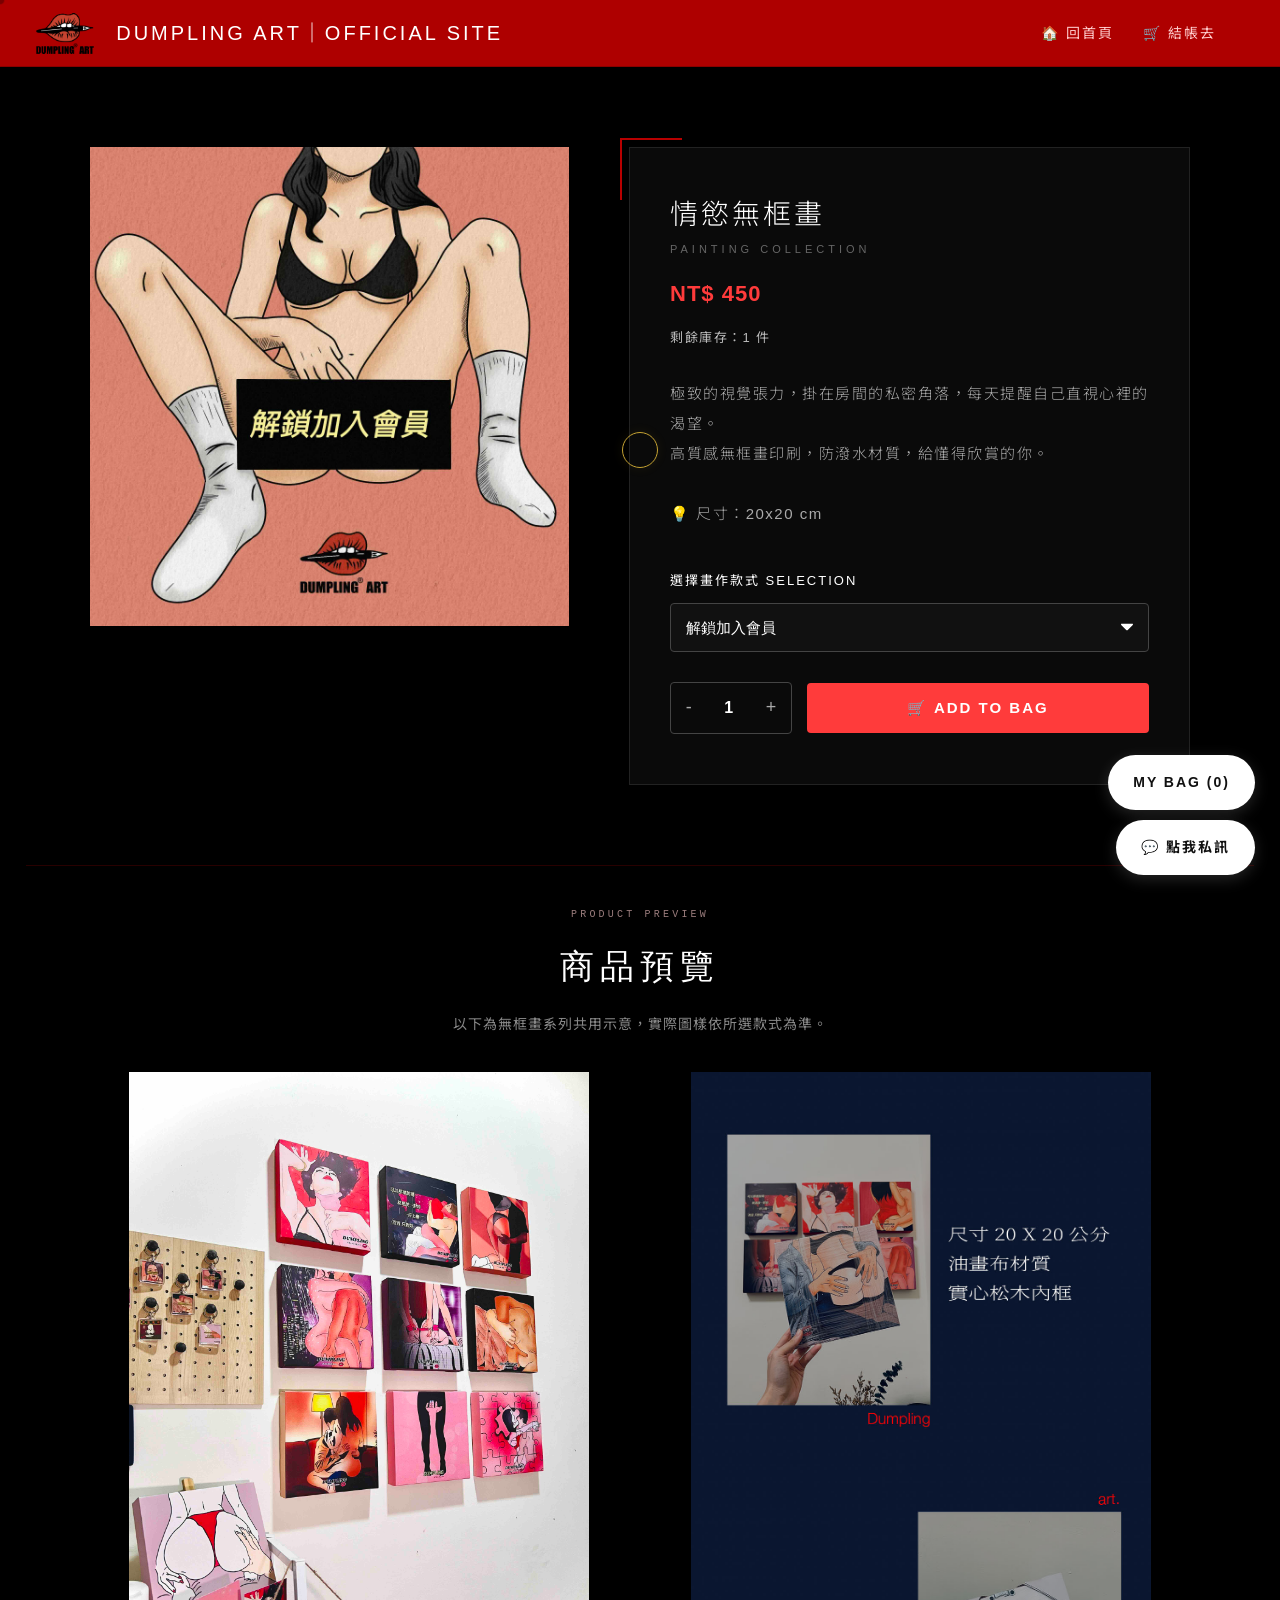
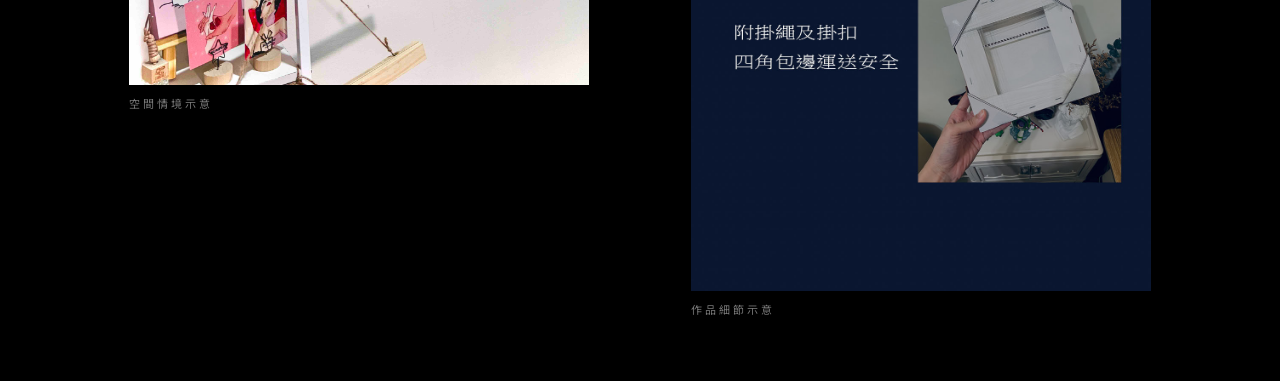
<file: product-painting.html>
<!DOCTYPE html> 
<html lang="zh-TW">
<head>
    <meta charset="UTF-8">
    <meta name="viewport" content="width=device-width, initial-scale=1.0">
    <title>🫦情慾🫦無框畫｜DUMPLING ART</title> 
    <meta name="description" content="DUMPLING ART 情慾無框畫系列。將餃子的插畫作品製作成可收藏、可吊掛的藝術無框畫，讓房間多一點慾望與個性。">
    <link rel="canonical" href="https://wwe9073833.github.io/dumpling-art/product-painting.html">
    <link rel="icon" type="image/x-icon" href="favicon.ico">
    
    <link rel="preconnect" href="https://fonts.googleapis.com">
    <link rel="preconnect" href="https://fonts.gstatic.com" crossorigin>
    <link href="https://fonts.googleapis.com/css2?family=Noto+Sans+TC:wght@300;400;500;700&family=Playfair+Display:ital,wght@0,400;0,600;1,400&display=swap" rel="stylesheet">
    <link rel="stylesheet" href="css/cursor.css">
    <script defer src="js/cursor.js"></script>

    <style>
        /* ================= 🎬 沿用核心品牌 CSS ================= */
        html { scroll-behavior: smooth; }
        body {
            font-family: 'Helvetica Neue', Helvetica, Arial, 'Noto Sans TC', sans-serif;
            margin: 0; padding: 0; background-color: #000; color: #fff; line-height: 1.8; padding-bottom: 60px; 
        }

        /* --- 頂部導覽列 --- */
        .navbar {
            background-color: rgba(184, 0, 0, 0.95); backdrop-filter: blur(10px);
            position: sticky; top: 0; z-index: 1000; display: flex; justify-content: space-between; align-items: center;
            padding: 15px 5%; border-bottom: 1px solid #8a0000;
        }
        .brand-logo {
            display: flex; align-items: center;
            font-family: 'Helvetica Neue', Helvetica, Arial, 'Noto Sans TC', sans-serif;
            font-size: 20px; letter-spacing: 3px; font-weight: 400;
            color: #fff; text-decoration: none; text-transform: uppercase;
        }
        .nav-logo-img {
            height: 35px; width: auto; object-fit: contain;
            transform: scale(2.2); margin-left: -30px; margin-right: 20px;
        }
        .nav-links a { text-decoration: none; color: #ffcccc; margin-left: 25px; font-size: 14px; transition: 0.3s; text-transform: uppercase; letter-spacing: 2px; }
        .nav-links a:hover { color: #fff; }

        /* ================= 🛍️ 單品詳情頁專屬排版 ================= */
        .product-detail-container {
            max-width: 1100px; margin: 80px auto; padding: 0 5%;
            display: flex; gap: 60px; align-items: flex-start;
        }

        /* 左側：大圖預覽區 */
        .product-gallery {
            flex: 1; position: relative;
        }
        .main-image {
            width: 100%; height: auto; border-radius: 0;
            box-shadow: none; object-fit: cover;
            transition: opacity 0.3s ease; /* 切換圖片時的淡入淡出 */
        }

        /* 右側：商品資訊與選單 */
        .product-info-box {
            flex: 1; background-color: #0a0a0a; border: 1px solid #222;
            padding: 50px 40px; position: relative; border-radius: 0;
        }
        .product-info-box::before {
            content: ""; position: absolute; top: -10px; left: -10px;
            width: 60px; height: 60px; border-top: 2px solid #b80000; border-left: 2px solid #b80000;
        }

        .prod-title { margin: 0 0 15px 0; color: #fff; }
        .prod-title-main { display: block; font-size: 28px; font-weight: 300; letter-spacing: 3px; line-height: 1.2; }
        .prod-title-sub { display: block; margin-top: 8px; font-size: 11px; font-weight: 400; letter-spacing: 4px; color: #666; text-transform: uppercase; }
        .prod-price { font-size: 22px; color: #ff3b3b; font-weight: bold; font-family: 'Helvetica Neue', sans-serif; margin-bottom: 12px; letter-spacing: 1px; }
        .prod-stock { font-size: 13px; color: #bbb; margin-bottom: 30px; letter-spacing: 1.5px; font-weight: 400; }
        .prod-stock.sold-out { color: #ff8f8f; }
        .prod-desc { font-size: 15px; color: #aaa; margin-bottom: 40px; line-height: 2; letter-spacing: 1.5px; font-weight: 300; }

        /* 👑 款式選擇器 (深色精品風) */
        .style-selector-group { margin-bottom: 30px; }
        .style-label { display: block; font-size: 13px; color: #fff; letter-spacing: 2px; text-transform: uppercase; margin-bottom: 10px; }
        .style-select {
            width: 100%; padding: 15px; background-color: #111; color: #fff;
            border: 1px solid #444; border-radius: 4px; font-size: 15px; outline: none;
            cursor: pointer; appearance: none; /* 隱藏預設箭頭 */
            background-image: url('data:image/svg+xml;charset=US-ASCII,%3Csvg%20xmlns%3D%22http%3A%2F%2Fwww.w3.org%2F2000%2Fsvg%22%20width%3D%22292.4%22%20height%3D%22292.4%22%3E%3Cpath%20fill%3D%22%23ffffff%22%20d%3D%22M287%2069.4a17.6%2017.6%200%200%200-13-5.4H18.4c-5%200-9.3%201.8-12.9%205.4A17.6%2017.6%200%200%200%200%2082.2c0%205%201.8%209.3%205.4%2012.9l128%20127.9c3.6%203.6%207.8%205.4%2012.8%205.4s9.2-1.8%2012.8-5.4L287%2095c3.5-3.5%205.4-7.8%205.4-12.8%200-5-1.9-9.2-5.5-12.8z%22%2F%3E%3C%2Fsvg%3E');
            background-repeat: no-repeat; background-position: right 15px top 50%; background-size: 12px auto;
        }
        .style-select:focus { border-color: #ff3b3b; }

        /* 數量與購物車按鈕列 */
        .action-row { display: flex; gap: 15px; align-items: center; }
        
        .quantity-control { 
            display: flex; justify-content: center; align-items: center; 
            border: 1px solid #444; border-radius: 4px; height: 50px; width: 120px;
        }
        .qty-btn { background-color: transparent; border: none; padding: 0 15px; cursor: pointer; font-size: 18px; color: #aaa; transition: 0.2s; }
        .qty-btn:hover { color: #fff; }
        .qty-input { width: 40px; text-align: center; background-color: transparent; border: none; font-size: 16px; color: #fff; font-weight: bold; outline: none; }
        .qty-input::-webkit-outer-spin-button, .qty-input::-webkit-inner-spin-button { -webkit-appearance: none; margin: 0; }

        .btn-add-cart {
            flex: 1; height: 50px; background-color: #ff3b3b; color: white;
            border: none; border-radius: 4px; font-size: 15px; font-weight: bold; letter-spacing: 2px;
            cursor: pointer; transition: 0.3s; text-transform: uppercase;
        }
        .btn-add-cart:hover { background-color: #b80000; }
        .btn-add-cart:disabled { background-color: #444; color: #999; cursor: not-allowed; opacity: 0.6; }

        /* 商品預覽區 */
        .product-preview-section {
            max-width: 1100px;
            margin: 40px auto 0;
            padding: 40px 5% 0;
            border-top: 1px solid rgba(184, 0, 0, 0.22);
        }
        .product-preview-kicker {
            font-size: 10px;
            color: #9b7d7d;
            letter-spacing: 0.32em;
            text-transform: uppercase;
            text-align: center;
            margin-bottom: 10px;
            font-family: 'Courier New', Courier, monospace;
        }
        .product-preview-title {
            margin: 0;
            text-align: center;
            font-family: 'Playfair Display', serif;
            font-size: 34px;
            font-weight: 300;
            letter-spacing: 6px;
            color: #fff;
        }
        .product-preview-note {
            max-width: 760px;
            margin: 16px auto 0;
            text-align: center;
            color: #888;
            font-size: 14px;
            line-height: 1.9;
            letter-spacing: 1px;
        }
        .product-preview-grid {
            display: grid;
            grid-template-columns: repeat(2, minmax(0, 1fr));
            gap: 24px;
            margin-top: 34px;
            justify-items: center;
        }
        .product-preview-card {
            margin: 0;
            width: 100%;
            max-width: 460px;
        }
        .product-preview-img {
            width: 100%;
            max-width: 460px;
            display: block;
            border-radius: 0;
            box-shadow: none;
            margin: 0 auto;
        }
        .product-preview-caption {
            margin-top: 10px;
            color: #777;
            font-size: 11px;
            letter-spacing: 0.28em;
            text-transform: uppercase;
        }

        /* 右下角漂浮按鈕 */
        .floating-btn {
            position: fixed; bottom: 25px; right: 25px; background-color: #fff; color: #111; 
            padding: 15px 25px; border-radius: 50px; text-decoration: none; font-weight: bold; font-size: 14px; letter-spacing: 2px;
            transition: 0.4s ease; text-transform: uppercase; box-shadow: 0 4px 15px rgba(255, 255, 255, 0.15); z-index: 9999;
        }
        .floating-btn:hover { transform: scale(1.05); background-color: #ff3b3b; color: white; }
        a[href="cart.html"].floating-btn { bottom: 90px; }

        /* 手機版排版 */
        @media (max-width: 768px) {
            .navbar { flex-direction: column; padding: 15px 10px; }
            .brand-logo { font-size: 16px; margin-bottom: 15px; justify-content: center; letter-spacing: 2px; }
            .nav-logo-img { height: 28px; transform: scale(2); margin-left: -5px; margin-right: 15px; }
            .nav-links { display: flex; flex-wrap: wrap; justify-content: center; gap: 8px; }
            .nav-links a { margin: 0 5px; font-size: 13px; }
            
            .product-detail-container { flex-direction: column; gap: 30px; margin: 40px auto; }
            .product-info-box { padding: 30px 20px; }
            .prod-title-main { font-size: 24px; }
            .prod-title-sub { font-size: 10px; letter-spacing: 3px; }
            .action-row { flex-direction: column; }
            .quantity-control { width: 100%; }
            .btn-add-cart { width: 100%; }
            .product-preview-section { margin-top: 28px; padding-top: 26px; }
            .product-preview-title { font-size: 24px; letter-spacing: 4px; }
            .product-preview-note { font-size: 13px; line-height: 1.8; }
            .product-preview-grid { grid-template-columns: 1fr; gap: 18px; margin-top: 24px; }
            .product-preview-kicker { font-size: 9px; letter-spacing: 0.24em; }
            .product-preview-caption { font-size: 10px; letter-spacing: 0.22em; }
            .product-preview-card { max-width: 88%; }
            .product-preview-img { max-width: 100%; width: 100%; }
            .floating-btn { bottom: 15px; right: 15px; padding: 10px 15px; font-size: 13px; }
            a[href="cart.html"].floating-btn { bottom: 65px; }
        }
    </style>
</head>
<body>

    <nav class="navbar">
        <a href="index.html" class="brand-logo">
            <img src="images/DUMPLING ART.png" alt="DUMPLING ART Logo" class="nav-logo-img">
            DUMPLING ART｜OFFICIAL SITE
        </a>
        <div class="nav-links">
            <a href="index.html">🏠 回首頁</a>
            <a href="cart.html">🛒 結帳去</a>
        </div>
    </nav>

    <div class="product-detail-container">
        <div class="product-gallery">
            <img id="main-product-image" src="images/hot_item2.jpg" alt="情慾無框畫預覽" class="main-image">
        </div>

        <div class="product-info-box">
            <h1 class="prod-title"><span class="prod-title-main">情慾無框畫</span><span class="prod-title-sub">PAINTING COLLECTION</span></h1>
            <div class="prod-price" id="prod-price" data-price="450">NT$ 450</div>
            <div class="prod-stock" id="prod-stock" data-stock="1">剩餘庫存：1 件</div>
            <div class="prod-desc">
                極致的視覺張力，掛在房間的私密角落，每天提醒自己直視心裡的渴望。<br>
                高質感無框畫印刷，防潑水材質，給懂得欣賞的你。<br><br>
                💡 尺寸：20x20 cm
            </div>

            <div class="style-selector-group">
                <label class="style-label">選擇畫作款式 Selection</label>
                <select id="style-selector" class="style-select" onchange="changeProductStyle()">
                    <option value="images/解鎖加入會員.jpg" data-price="450" data-stock="1">解鎖加入會員</option>
                    <option value="images/被掌控的安穩.jpg" data-price="450" data-stock="1">被掌控的安穩</option>
                    <option value="images/衝突後的親密.jpg" data-price="450" data-stock="1">衝突後的親密</option>
                </select>
            </div>

            <div class="action-row">
                <div class="quantity-control">
                    <button class="qty-btn" onclick="changeQty(-1)">-</button>
                    <input type="number" id="detail-qty" class="qty-input" value="1" min="1">
                    <button class="qty-btn" onclick="changeQty(1)">+</button>
                </div>
                <button class="btn-add-cart" id="add-to-cart-btn" onclick="addToCartDetail()">🛒 Add to Bag</button>
            </div>
        </div>
    </div>

    <section class="product-preview-section" aria-label="商品預覽區">
        <div class="product-preview-kicker">PRODUCT PREVIEW</div>
        <h2 class="product-preview-title">商品預覽</h2>
        <p class="product-preview-note">以下為無框畫系列共用示意，實際圖樣依所選款式為準。</p>
        <div class="product-preview-grid">
            <figure class="product-preview-card">
                <img src="images/painting-room.jpg" alt="空間情境示意" class="product-preview-img">
                <figcaption class="product-preview-caption">空間情境示意</figcaption>
            </figure>
            <figure class="product-preview-card">
                <img src="images/painting-detail.jpg" alt="作品細節示意" class="product-preview-img">
                <figcaption class="product-preview-caption">作品細節示意</figcaption>
            </figure>
        </div>
    </section>

    <a href="https://page.line.me/659jchwf" class="floating-btn" target="_blank" rel="noopener noreferrer">💬 點我私訊</a>
    <a href="cart.html" class="floating-btn">MY BAG (<span id="cart-count">0</span>)</a>

    <script>
        const PAINTING_PRODUCT_ID = "painting";
        const PAINTING_API_URL = "https://script.google.com/macros/s/AKfycbx7q2hY29LQpv_23HHG27_ZW0eZNIwtx25YoX_KHYoyb1j-5xRgFs_XqomiMHOqwGIBhg/exec?product_id=painting";

        // --- 1. 款式與圖片連動魔法 ---
        function resolveImageUrl(imageUrl) {
            if (!imageUrl) {
                return "";
            }

            if (imageUrl.indexOf("http://") === 0 || imageUrl.indexOf("https://") === 0) {
                return imageUrl;
            }

            if (imageUrl.indexOf("images/") === 0) {
                return imageUrl;
            }

            return "images/" + imageUrl;
        }

        function updateStockState(stock) {
            let stockValue = parseInt(stock, 10);
            let stockEl = document.getElementById("prod-stock");
            let addToCartBtn = document.getElementById("add-to-cart-btn");
            if (isNaN(stockValue) || stockValue <= 0) {
                stockValue = 0;
                stockEl.innerText = "已售完";
                stockEl.classList.add("sold-out");
                stockEl.setAttribute("data-stock", stockValue);
                addToCartBtn.disabled = true;
                addToCartBtn.innerText = "SOLD OUT";
                return;
            }
            
            stockEl.innerText = "剩餘庫存：" + stockValue + " 件";
            stockEl.classList.remove("sold-out");
            stockEl.setAttribute("data-stock", stockValue);
            addToCartBtn.disabled = false;
            addToCartBtn.innerText = "🛒 Add to Bag";
        }

        function applyVariantToView(option) {
    if (!option) {
        return;
    }

    let mainImageEl = document.getElementById("main-product-image");
    let resolvedImageUrl = resolveImageUrl(option.value);
    let nextPrice = parseInt(option.getAttribute("data-price"), 10);
    let nextStock = parseInt(option.getAttribute("data-stock"), 10);

    mainImageEl.style.opacity = 0.5;
    setTimeout(() => {
        mainImageEl.src = resolvedImageUrl;
        mainImageEl.style.opacity = 1;
    }, 150);

    if (!isNaN(nextPrice)) {
        let priceEl = document.getElementById("prod-price");
        priceEl.setAttribute("data-price", nextPrice);
        priceEl.innerText = "NT$ " + nextPrice;
    }

    updateStockState(nextStock);
}

        function changeProductStyle() {
            let selector = document.getElementById("style-selector");
            let selectedOption = selector.options[selector.selectedIndex];
            applyVariantToView(selectedOption);
        }

        // --- 2. 數量控制 ---
        function changeQty(amount) {
            let input = document.getElementById("detail-qty");
            let currentValue = parseInt(input.value);
            if (currentValue + amount >= 1) { 
                input.value = currentValue + amount;
            }
        }

        function safeGetCart() {
            let rawCart = localStorage.getItem('dumpling_cart');
            if (!rawCart) {
                return [];
            }

            try {
                let parsedCart = JSON.parse(rawCart);
                if (Array.isArray(parsedCart)) {
                    return parsedCart;
                }
            } catch (error) {
                // 壞資料直接清掉，避免商品頁中斷
            }

            localStorage.removeItem('dumpling_cart');
            return [];
        }

        function buildVariantOption(variant) {
    let option = document.createElement("option");
    option.value = resolveImageUrl(variant.image_url);
    option.text = variant.variant_name;
    option.setAttribute("data-price", variant.price);
    option.setAttribute("data-stock", variant.stock);
    return option;
}

        function renderPaintingVariants(variants) {
            if (!Array.isArray(variants) || variants.length === 0) {
                return;
            }

            let selector = document.getElementById("style-selector");
            selector.innerHTML = "";

            variants.forEach(variant => {
                selector.appendChild(buildVariantOption(variant));
            });

            selector.selectedIndex = 0;
            applyVariantToView(selector.options[0]);
        }

        async function loadPaintingVariants() {
            try {
                let response = await fetch(PAINTING_API_URL, { cache: "no-store" });
                if (!response.ok) {
                    throw new Error("Failed to fetch painting variants");
                }

                let payload = await response.json();
                if (!payload || payload.ok !== true || payload.product_id !== PAINTING_PRODUCT_ID) {
                    throw new Error("Unexpected painting variants payload");
                }

                renderPaintingVariants(payload.variants);
            } catch (error) {
                // API 失敗時保留目前 HTML 內建款式，避免商品頁失效
            }
        }

        // --- 3. 加入購物車 (包含款式名稱！) ---
        function addToCartDetail() {
    let cart = safeGetCart();
    let currentStock = parseInt(document.getElementById("prod-stock").getAttribute("data-stock"), 10);

    if (isNaN(currentStock) || currentStock <= 0) {
        return;
    }
            
            let baseName = "🫦情慾🫦無框畫"; // 商品主名稱
            let price = parseInt(document.getElementById("prod-price").getAttribute("data-price"));
            let qty = parseInt(document.getElementById("detail-qty").value);

            if (qty > currentStock) {
                alert("目前庫存不足，剩餘 " + currentStock + " 件");
                return;
            }
            
            // 抓取客人選了什麼款式 (抓取 option 顯示的文字)
            let selector = document.getElementById("style-selector");
            let styleText = selector.options[selector.selectedIndex].text; 
            
            // 組合成最終的購物車品名：例如 "🫦情慾🫦無框畫 - 款式 B：信徒與魔鬼"
            let finalProductName = baseName + " (" + styleText + ")";
            
            let existingItem = cart.find(item => item.name === finalProductName);
            let existingQty = existingItem ? existingItem.quantity : 0;

            if (existingQty + qty > currentStock) {
                alert("目前庫存不足，購物車內已有 " + existingQty + " 件，這次最多還能加入 " + Math.max(currentStock - existingQty, 0) + " 件");
                return;
            }

            if (existingItem) {
                existingItem.quantity += qty; 
            } else {
                cart.push({ name: finalProductName, price: price, quantity: qty });
            }
            
            localStorage.setItem('dumpling_cart', JSON.stringify(cart));
            updateCartCount(); 
            alert(`🎉 成功將 ${qty} 個「${finalProductName}」加入購物車！`); 
            
            // 重置數量回 1
            document.getElementById("detail-qty").value = 1;
        }

        // --- 4. 購物車數量顯示 ---
        function updateCartCount() {
            let cart = safeGetCart();
            let totalItems = 0;
            cart.forEach(item => totalItems += item.quantity);
            document.getElementById('cart-count').innerText = totalItems;
        }

        window.onload = function() {
            updateCartCount();
            changeProductStyle();
            loadPaintingVariants();
        };
    </script>

</body>
</html>
</file>
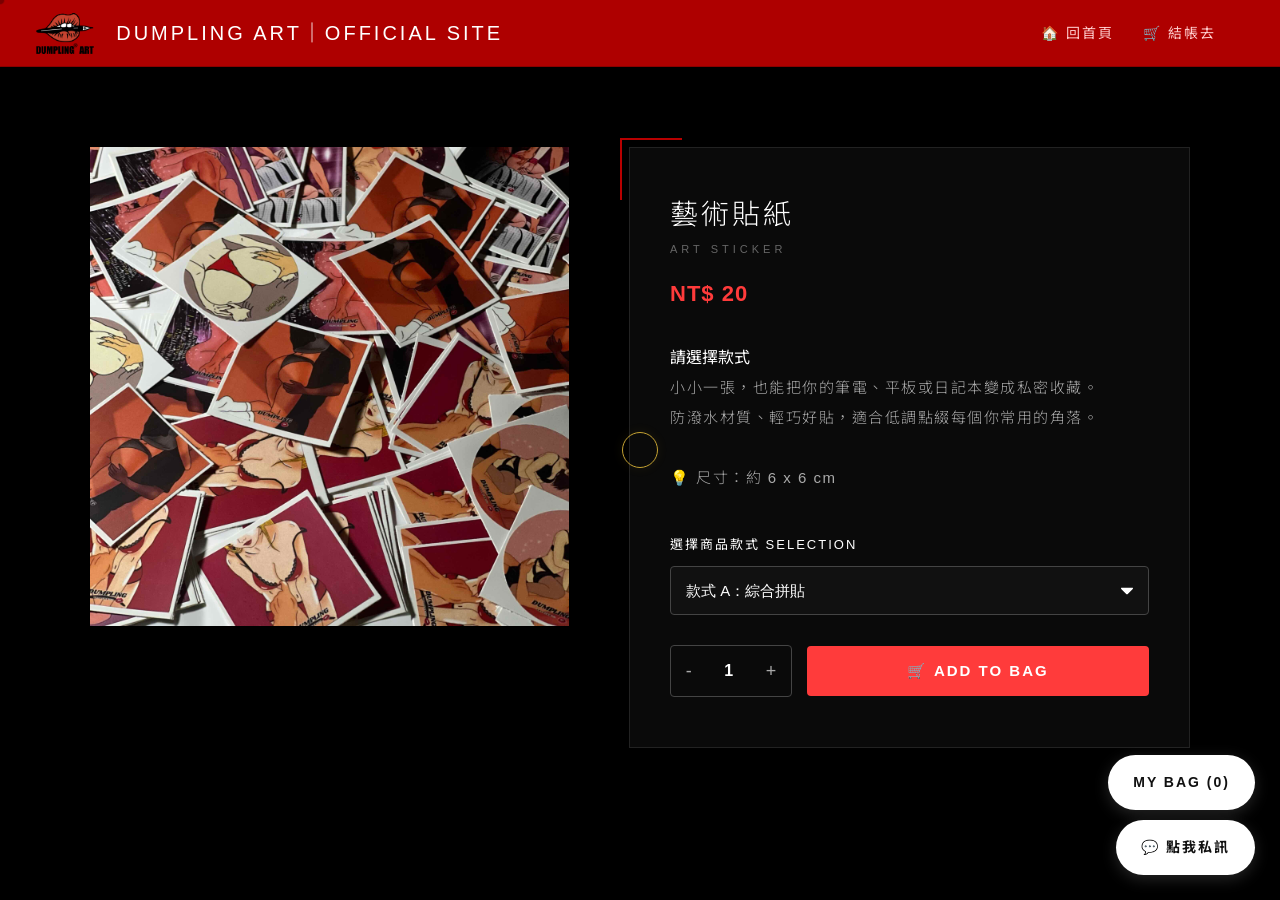
<file: product-sticker.html>
<!DOCTYPE html> 
<html lang="zh-TW">
<head>
    <meta charset="UTF-8">
    <meta name="viewport" content="width=device-width, initial-scale=1.0">
    <title>❤️創意電腦貼紙❤️｜DUMPLING ART</title> 
    <meta name="description" content="DUMPLING ART 藝術貼紙系列。將餃子的情慾插畫變成可貼在筆電、手機殼與日常物件上的小型慾望收藏。">
    <link rel="canonical" href="https://wwe9073833.github.io/dumpling-art/product-sticker.html">
    <link rel="icon" type="image/x-icon" href="favicon.ico">
    
    <link rel="preconnect" href="https://fonts.googleapis.com">
    <link rel="preconnect" href="https://fonts.gstatic.com" crossorigin>
    <link href="https://fonts.googleapis.com/css2?family=Noto+Sans+TC:wght@300;400;500;700&family=Playfair+Display:ital,wght@0,400;0,600;1,400&display=swap" rel="stylesheet">
    <link rel="stylesheet" href="css/cursor.css">
    <script defer src="js/cursor.js"></script>

    <style>
        /* ================= 🎬 沿用核心品牌 CSS ================= */
        html { scroll-behavior: smooth; }
        body {
            font-family: 'Helvetica Neue', Helvetica, Arial, 'Noto Sans TC', sans-serif;
            margin: 0; padding: 0; background-color: #000; color: #fff; line-height: 1.8; padding-bottom: 60px; 
        }

        /* --- 頂部導覽列 --- */
        .navbar {
            background-color: rgba(184, 0, 0, 0.95); backdrop-filter: blur(10px);
            position: sticky; top: 0; z-index: 1000; display: flex; justify-content: space-between; align-items: center;
            padding: 15px 5%; border-bottom: 1px solid #8a0000;
        }
        .brand-logo {
            display: flex; align-items: center;
            font-family: 'Helvetica Neue', Helvetica, Arial, 'Noto Sans TC', sans-serif;
            font-size: 20px; letter-spacing: 3px; font-weight: 400;
            color: #fff; text-decoration: none; text-transform: uppercase;
        }
        .nav-logo-img {
            height: 35px; width: auto; object-fit: contain;
            transform: scale(2.2); margin-left: -30px; margin-right: 20px;
        }
        .nav-links a { text-decoration: none; color: #ffcccc; margin-left: 25px; font-size: 14px; transition: 0.3s; text-transform: uppercase; letter-spacing: 2px; }
        .nav-links a:hover { color: #fff; }

        /* ================= 🛍️ 單品詳情頁專屬排版 ================= */
        .product-detail-container {
            max-width: 1100px; margin: 80px auto; padding: 0 5%;
            display: flex; gap: 60px; align-items: flex-start;
        }

        /* 左側：大圖預覽區 */
        .product-gallery {
            flex: 1; position: relative;
        }
        .main-image {
            width: 100%; height: auto; border-radius: 0;
            box-shadow: none; object-fit: cover;
            transition: opacity 0.3s ease; /* 切換圖片時的淡入淡出 */
        }

        /* 右側：商品資訊與選單 */
        .product-info-box {
            flex: 1; background-color: #0a0a0a; border: 1px solid #222;
            padding: 50px 40px; position: relative; border-radius: 0;
        }
        .product-info-box::before {
            content: ""; position: absolute; top: -10px; left: -10px;
            width: 60px; height: 60px; border-top: 2px solid #b80000; border-left: 2px solid #b80000;
        }

        .prod-title { margin: 0 0 15px 0; color: #fff; }
        .prod-title-main { display: block; font-size: 28px; font-weight: 300; letter-spacing: 3px; line-height: 1.2; }
        .prod-title-sub { display: block; margin-top: 8px; font-size: 11px; font-weight: 400; letter-spacing: 4px; color: #666; text-transform: uppercase; }
        .prod-price { font-size: 22px; color: #ff3b3b; font-weight: bold; font-family: 'Helvetica Neue', sans-serif; margin-bottom: 30px; letter-spacing: 1px; }
        .prod-desc { font-size: 15px; color: #aaa; margin-bottom: 40px; line-height: 2; letter-spacing: 1.5px; font-weight: 300; }

        /* 👑 款式選擇器 (深色精品風) */
        .style-selector-group { margin-bottom: 30px; }
        .style-label { display: block; font-size: 13px; color: #fff; letter-spacing: 2px; text-transform: uppercase; margin-bottom: 10px; }
        .style-select {
            width: 100%; padding: 15px; background-color: #111; color: #fff;
            border: 1px solid #444; border-radius: 4px; font-size: 15px; outline: none;
            cursor: pointer; appearance: none; /* 隱藏預設箭頭 */
            background-image: url('data:image/svg+xml;charset=US-ASCII,%3Csvg%20xmlns%3D%22http%3A%2F%2Fwww.w3.org%2F2000%2Fsvg%22%20width%3D%22292.4%22%20height%3D%22292.4%22%3E%3Cpath%20fill%3D%22%23ffffff%22%20d%3D%22M287%2069.4a17.6%2017.6%200%200%200-13-5.4H18.4c-5%200-9.3%201.8-12.9%205.4A17.6%2017.6%200%200%200%200%2082.2c0%205%201.8%209.3%205.4%2012.9l128%20127.9c3.6%203.6%207.8%205.4%2012.8%205.4s9.2-1.8%2012.8-5.4L287%2095c3.5-3.5%205.4-7.8%205.4-12.8%200-5-1.9-9.2-5.5-12.8z%22%2F%3E%3C%2Fsvg%3E');
            background-repeat: no-repeat; background-position: right 15px top 50%; background-size: 12px auto;
        }
        .style-select:focus { border-color: #ff3b3b; }

        /* 數量與購物車按鈕列 */
        .action-row { display: flex; gap: 15px; align-items: center; }
        
        .quantity-control { 
            display: flex; justify-content: center; align-items: center; 
            border: 1px solid #444; border-radius: 4px; height: 50px; width: 120px;
        }
        .qty-btn { background-color: transparent; border: none; padding: 0 15px; cursor: pointer; font-size: 18px; color: #aaa; transition: 0.2s; }
        .qty-btn:hover { color: #fff; }
        .qty-input { width: 40px; text-align: center; background-color: transparent; border: none; font-size: 16px; color: #fff; font-weight: bold; outline: none; }
        .qty-input::-webkit-outer-spin-button, .qty-input::-webkit-inner-spin-button { -webkit-appearance: none; margin: 0; }

        .btn-add-cart {
            flex: 1; height: 50px; background-color: #ff3b3b; color: white;
            border: none; border-radius: 4px; font-size: 15px; font-weight: bold; letter-spacing: 2px;
            cursor: pointer; transition: 0.3s; text-transform: uppercase;
        }
        .btn-add-cart:hover { background-color: #b80000; }
        .btn-add-cart:disabled {
            background-color: #444;
            color: #999;
            cursor: not-allowed;
            opacity: 0.6;
        }

        /* 右下角漂浮按鈕 */
        .floating-btn {
            position: fixed; bottom: 25px; right: 25px; background-color: #fff; color: #111; 
            padding: 15px 25px; border-radius: 50px; text-decoration: none; font-weight: bold; font-size: 14px; letter-spacing: 2px;
            transition: 0.4s ease; text-transform: uppercase; box-shadow: 0 4px 15px rgba(255, 255, 255, 0.15); z-index: 9999;
        }
        .floating-btn:hover { transform: scale(1.05); background-color: #ff3b3b; color: white; }
        a[href="cart.html"].floating-btn { bottom: 90px; }

        /* 手機版排版 */
        @media (max-width: 768px) {
            .navbar { flex-direction: column; padding: 15px 10px; }
            .brand-logo { font-size: 16px; margin-bottom: 15px; justify-content: center; letter-spacing: 2px; }
            .nav-logo-img { height: 28px; transform: scale(2); margin-left: -5px; margin-right: 15px; }
            .nav-links { display: flex; flex-wrap: wrap; justify-content: center; gap: 8px; }
            .nav-links a { margin: 0 5px; font-size: 13px; }
            
            .product-detail-container { flex-direction: column; gap: 30px; margin: 40px auto; }
            .product-info-box { padding: 30px 20px; }
            .prod-title-main { font-size: 24px; }
            .prod-title-sub { font-size: 10px; letter-spacing: 3px; }
            .action-row { flex-direction: column; }
            .quantity-control { width: 100%; }
            .btn-add-cart { width: 100%; }
            .floating-btn { bottom: 15px; right: 15px; padding: 10px 15px; font-size: 13px; }
            a[href="cart.html"].floating-btn { bottom: 65px; }
        }
    </style>
</head>
<body>

    <nav class="navbar">
        <a href="index.html" class="brand-logo">
            <img src="images/DUMPLING ART.png" alt="DUMPLING ART Logo" class="nav-logo-img">
            DUMPLING ART｜OFFICIAL SITE
        </a>
        <div class="nav-links">
            <a href="index.html">🏠 回首頁</a>
            <a href="cart.html">🛒 結帳去</a>
        </div>
    </nav>

    <div class="product-detail-container">
        <div class="product-gallery">
            <img id="main-product-image" src="images/hot_item3.jpg" alt="創意電腦貼紙預覽" class="main-image">
        </div>

        <div class="product-info-box">
            <h1 class="prod-title"><span class="prod-title-main">藝術貼紙</span><span class="prod-title-sub">ART STICKER</span></h1>
            <div class="prod-price" id="prod-price" data-price="20">NT$ 20</div>
            <div class="prod-stock" id="prod-stock" data-stock="">請選擇款式</div>
            <div class="prod-desc">
                小小一張，也能把你的筆電、平板或日記本變成私密收藏。<br>
                防潑水材質、輕巧好貼，適合低調點綴每個你常用的角落。<br><br>
                💡 尺寸：約 6 x 6 cm
            </div>

            <div class="style-selector-group">
                <label class="style-label">選擇商品款式 Selection</label>
                <select id="style-selector" class="style-select" onchange="changeProductStyle()">
                    <option value="hot_item3.jpg">款式 A：綜合拼貼</option>
                </select>
            </div>

            <div class="action-row">
                <div class="quantity-control">
                    <button class="qty-btn" onclick="changeQty(-1)">-</button>
                    <input type="number" id="detail-qty" class="qty-input" value="1" min="1">
                    <button class="qty-btn" onclick="changeQty(1)">+</button>
                </div>
                <button class="btn-add-cart" id="add-to-cart-btn" onclick="addToCartDetail()">🛒 Add to Bag</button>
            </div>
        </div>
    </div>

    <a href="https://page.line.me/659jchwf" class="floating-btn" target="_blank" rel="noopener noreferrer">💬 點我私訊</a>
    <a href="cart.html" class="floating-btn">MY BAG (<span id="cart-count">0</span>)</a>

    <script>
        const STICKER_PRODUCT_ID = "sticker";
        const STICKER_PRODUCT_NAME = "❤️創意電腦貼紙❤️";
        const STICKER_API_URL = "https://script.google.com/macros/s/AKfycbx7q2hY29LQpv_23HHG27_ZW0eZNIwtx25YoX_KHYoyb1j-5xRgFs_XqomiMHOqwGIBhg/exec?resource=variants&product_id=sticker";

        function resolveImageUrl(imageUrl) {
            if (!imageUrl) {
                return "";
            }

            if (imageUrl.indexOf("http://") === 0 || imageUrl.indexOf("https://") === 0) {
                return imageUrl;
            }

            if (imageUrl.indexOf("images/") === 0) {
                return imageUrl;
            }

            return "images/" + imageUrl;
        }

        function updateStockState(stock) {
            let stockValue = parseInt(stock, 10);
            let stockEl = document.getElementById("prod-stock");
            let addToCartBtn = document.getElementById("add-to-cart-btn");

            if (!stockEl || !addToCartBtn) {
                return;
            }

            if (isNaN(stockValue)) {
                stockEl.innerText = "請選擇款式";
                stockEl.classList.remove("sold-out");
                stockEl.setAttribute("data-stock", "");
                addToCartBtn.disabled = false;
                addToCartBtn.innerText = "🛒 Add to Bag";
                return;
            }

            if (stockValue <= 0) {
                stockValue = 0;
                stockEl.innerText = "SOLD OUT";
                stockEl.classList.add("sold-out");
                stockEl.setAttribute("data-stock", stockValue);
                addToCartBtn.disabled = true;
                addToCartBtn.innerText = "SOLD OUT";
                return;
            }

            stockEl.innerText = "剩餘庫存：" + stockValue + " 件";
            stockEl.classList.remove("sold-out");
            stockEl.setAttribute("data-stock", stockValue);
            addToCartBtn.disabled = false;
            addToCartBtn.innerText = "🛒 Add to Bag";
        }

        function applyVariantToView(option) {
            if (!option) {
                return;
            }

            let mainImageEl = document.getElementById("main-product-image");
            let resolvedImageUrl = resolveImageUrl(option.value);
            let nextPrice = parseInt(option.getAttribute("data-price"), 10);
            let nextStock = parseInt(option.getAttribute("data-stock"), 10);

            mainImageEl.style.opacity = 0.5;
            setTimeout(function() {
                mainImageEl.src = resolvedImageUrl;
                mainImageEl.style.opacity = 1;
            }, 150);

            if (!isNaN(nextPrice)) {
                let priceEl = document.getElementById("prod-price");
                priceEl.setAttribute("data-price", nextPrice);
                priceEl.innerText = "NT$ " + nextPrice;
            }

            updateStockState(nextStock);
        }

        // --- 1. 款式與圖片連動魔法 ---
        function changeProductStyle() {
            let selector = document.getElementById("style-selector");
            let selectedOption = selector.options[selector.selectedIndex];
            applyVariantToView(selectedOption);
        }

        function buildVariantOption(variant) {
            let option = document.createElement("option");
            option.value = variant.image_url;
            option.textContent = variant.variant_name;
            option.setAttribute("data-price", variant.price);
            option.setAttribute("data-stock", variant.stock);
            return option;
        }

        function renderVariants(variants) {
            if (!Array.isArray(variants) || variants.length === 0) {
                return;
            }

            let selector = document.getElementById("style-selector");
            selector.innerHTML = "";

            variants.forEach(function(variant) {
                selector.appendChild(buildVariantOption(variant));
            });

            selector.selectedIndex = 0;
            applyVariantToView(selector.options[0]);
        }

        async function loadStickerVariants() {
            try {
                let response = await fetch(STICKER_API_URL, { cache: "no-store" });
                if (!response.ok) {
                    throw new Error("Failed to fetch sticker variants");
                }

                let payload = await response.json();
                if (!payload || payload.ok !== true || payload.product_id !== STICKER_PRODUCT_ID || !Array.isArray(payload.variants)) {
                    throw new Error("Unexpected sticker variants payload");
                }

                renderVariants(payload.variants);
            } catch (error) {
                // API 失敗時保留目前 HTML 內建款式，避免商品頁失效
            }
        }

        // --- 2. 數量控制 ---
        function changeQty(amount) {
            let input = document.getElementById("detail-qty");
            let currentValue = parseInt(input.value);
            if (currentValue + amount >= 1) { 
                input.value = currentValue + amount;
            }
        }

        function safeGetCart() {
            let rawCart = localStorage.getItem('dumpling_cart');
            if (!rawCart) {
                return [];
            }

            try {
                let parsedCart = JSON.parse(rawCart);
                if (Array.isArray(parsedCart)) {
                    return parsedCart;
                }
            } catch (error) {
                // 壞資料直接清掉，避免商品頁中斷
            }

            localStorage.removeItem('dumpling_cart');
            return [];
        }

        // --- 3. 加入購物車 (包含款式名稱！) ---
        function addToCartDetail() {
            let cart = safeGetCart();
            let currentStock = parseInt(document.getElementById("prod-stock").getAttribute("data-stock"), 10);
            let selector = document.getElementById("style-selector");
            let selectedOption = selector.options[selector.selectedIndex];

            if (!selectedOption) {
                return;
            }

            if (!isNaN(currentStock) && currentStock <= 0) {
                alert("目前這款已售完");
                return;
            }

            let qty = parseInt(document.getElementById("detail-qty").value, 10);
            let baseName = STICKER_PRODUCT_NAME;
            let price = parseInt(document.getElementById("prod-price").getAttribute("data-price"), 10);
            let styleText = selectedOption.textContent || selectedOption.text; 
            let finalProductName = baseName + " (" + styleText + ")";
            
            let existingItem = cart.find(function(item) {
                return item.name === finalProductName;
            });
            let existingQty = existingItem ? existingItem.quantity : 0;

            if (!isNaN(currentStock) && existingQty + qty > currentStock) {
                alert("目前庫存不足，購物車內已有 " + existingQty + " 件，這次最多還能加入 " + Math.max(currentStock - existingQty, 0) + " 件");
                return;
            }

            if (existingItem) {
                existingItem.quantity += qty; 
            } else {
                cart.push({ name: finalProductName, price: price, quantity: qty });
            }
            
            localStorage.setItem('dumpling_cart', JSON.stringify(cart));
            updateCartCount(); 
            alert(`🎉 成功將 ${qty} 個「${finalProductName}」加入購物車！`); 
            
            // 重置數量回 1
            document.getElementById("detail-qty").value = 1;
        }

        // --- 4. 購物車數量顯示 ---
        function updateCartCount() {
            let cart = safeGetCart();
            let totalItems = 0;
            cart.forEach(item => totalItems += item.quantity);
            document.getElementById('cart-count').innerText = totalItems;
        }

        window.onload = function() {
            updateCartCount();
            loadStickerVariants();
        };
    </script>

</body>
</html>
</file>
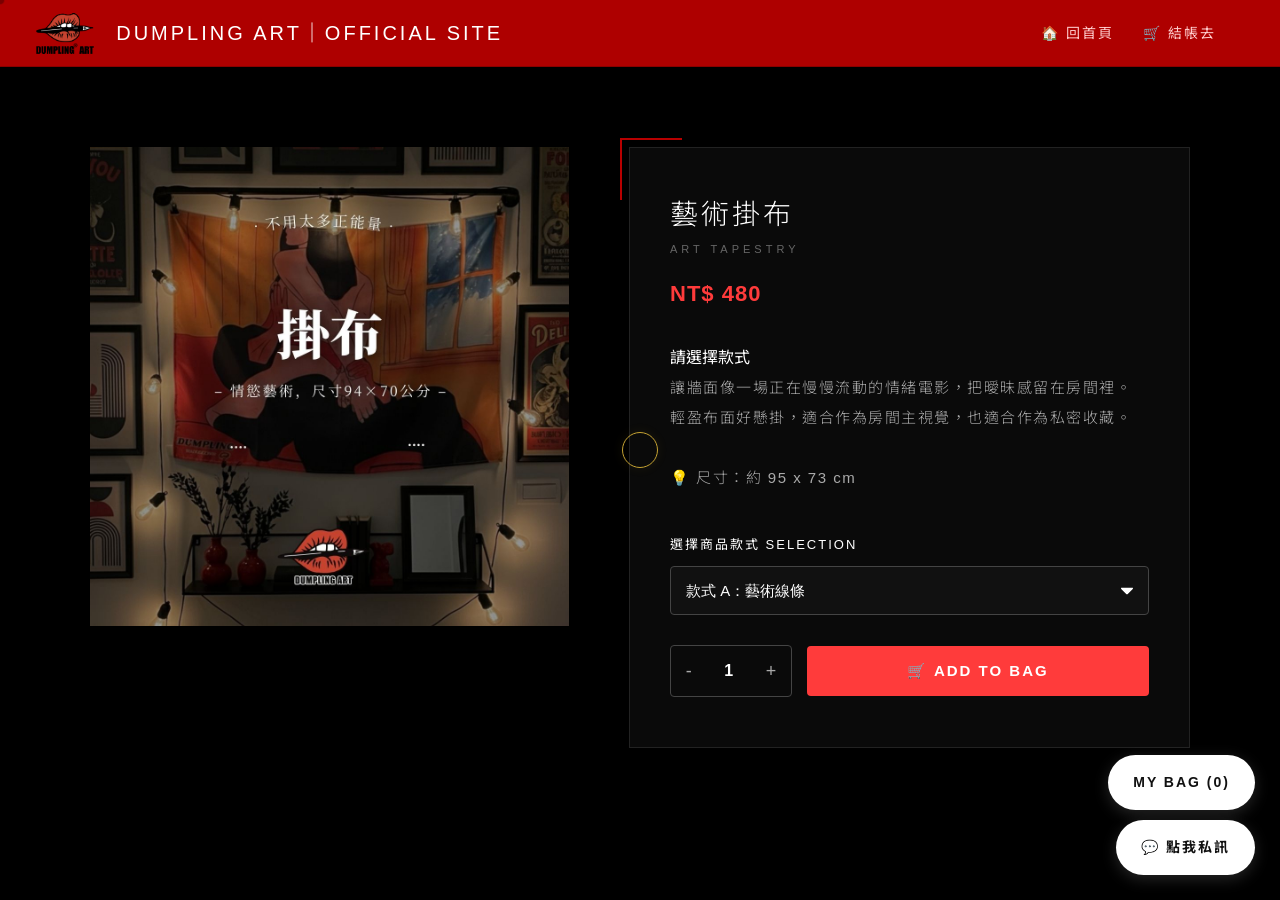
<file: product-tapestry.html>
<!DOCTYPE html> 
<html lang="zh-TW">
<head>
    <meta charset="UTF-8">
    <meta name="viewport" content="width=device-width, initial-scale=1.0">
    <title>情慾藝術🎨掛布｜DUMPLING ART</title> 
    <meta name="description" content="DUMPLING ART 藝術掛布系列。適合吊掛於房間、牆面與個人空間，將餃子的情慾插畫變成大面積的視覺收藏。">
    <link rel="canonical" href="https://wwe9073833.github.io/dumpling-art/product-tapestry.html">
    <link rel="icon" type="image/x-icon" href="favicon.ico">
    
    <link rel="preconnect" href="https://fonts.googleapis.com">
    <link rel="preconnect" href="https://fonts.gstatic.com" crossorigin>
    <link href="https://fonts.googleapis.com/css2?family=Noto+Sans+TC:wght@300;400;500;700&family=Playfair+Display:ital,wght@0,400;0,600;1,400&display=swap" rel="stylesheet">
    <link rel="stylesheet" href="css/cursor.css">
    <script defer src="js/cursor.js"></script>

    <style>
        /* ================= 🎬 沿用核心品牌 CSS ================= */
        html { scroll-behavior: smooth; }
        body {
            font-family: 'Helvetica Neue', Helvetica, Arial, 'Noto Sans TC', sans-serif;
            margin: 0; padding: 0; background-color: #000; color: #fff; line-height: 1.8; padding-bottom: 60px; 
        }

        /* --- 頂部導覽列 --- */
        .navbar {
            background-color: rgba(184, 0, 0, 0.95); backdrop-filter: blur(10px);
            position: sticky; top: 0; z-index: 1000; display: flex; justify-content: space-between; align-items: center;
            padding: 15px 5%; border-bottom: 1px solid #8a0000;
        }
        .brand-logo {
            display: flex; align-items: center;
            font-family: 'Helvetica Neue', Helvetica, Arial, 'Noto Sans TC', sans-serif;
            font-size: 20px; letter-spacing: 3px; font-weight: 400;
            color: #fff; text-decoration: none; text-transform: uppercase;
        }
        .nav-logo-img {
            height: 35px; width: auto; object-fit: contain;
            transform: scale(2.2); margin-left: -30px; margin-right: 20px;
        }
        .nav-links a { text-decoration: none; color: #ffcccc; margin-left: 25px; font-size: 14px; transition: 0.3s; text-transform: uppercase; letter-spacing: 2px; }
        .nav-links a:hover { color: #fff; }

        /* ================= 🛍️ 單品詳情頁專屬排版 ================= */
        .product-detail-container {
            max-width: 1100px; margin: 80px auto; padding: 0 5%;
            display: flex; gap: 60px; align-items: flex-start;
        }

        /* 左側：大圖預覽區 */
        .product-gallery {
            flex: 1; position: relative;
        }
        .main-image {
            width: 100%; height: auto; border-radius: 0;
            box-shadow: none; object-fit: cover;
            transition: opacity 0.3s ease; /* 切換圖片時的淡入淡出 */
        }

        /* 右側：商品資訊與選單 */
        .product-info-box {
            flex: 1; background-color: #0a0a0a; border: 1px solid #222;
            padding: 50px 40px; position: relative; border-radius: 0;
        }
        .product-info-box::before {
            content: ""; position: absolute; top: -10px; left: -10px;
            width: 60px; height: 60px; border-top: 2px solid #b80000; border-left: 2px solid #b80000;
        }

        .prod-title { margin: 0 0 15px 0; color: #fff; }
        .prod-title-main { display: block; font-size: 28px; font-weight: 300; letter-spacing: 3px; line-height: 1.2; }
        .prod-title-sub { display: block; margin-top: 8px; font-size: 11px; font-weight: 400; letter-spacing: 4px; color: #666; text-transform: uppercase; }
        .prod-price { font-size: 22px; color: #ff3b3b; font-weight: bold; font-family: 'Helvetica Neue', sans-serif; margin-bottom: 30px; letter-spacing: 1px; }
        .prod-desc { font-size: 15px; color: #aaa; margin-bottom: 40px; line-height: 2; letter-spacing: 1.5px; font-weight: 300; }

        /* 👑 款式選擇器 (深色精品風) */
        .style-selector-group { margin-bottom: 30px; }
        .style-label { display: block; font-size: 13px; color: #fff; letter-spacing: 2px; text-transform: uppercase; margin-bottom: 10px; }
        .style-select {
            width: 100%; padding: 15px; background-color: #111; color: #fff;
            border: 1px solid #444; border-radius: 4px; font-size: 15px; outline: none;
            cursor: pointer; appearance: none; /* 隱藏預設箭頭 */
            background-image: url('data:image/svg+xml;charset=US-ASCII,%3Csvg%20xmlns%3D%22http%3A%2F%2Fwww.w3.org%2F2000%2Fsvg%22%20width%3D%22292.4%22%20height%3D%22292.4%22%3E%3Cpath%20fill%3D%22%23ffffff%22%20d%3D%22M287%2069.4a17.6%2017.6%200%200%200-13-5.4H18.4c-5%200-9.3%201.8-12.9%205.4A17.6%2017.6%200%200%200%200%2082.2c0%205%201.8%209.3%205.4%2012.9l128%20127.9c3.6%203.6%207.8%205.4%2012.8%205.4s9.2-1.8%2012.8-5.4L287%2095c3.5-3.5%205.4-7.8%205.4-12.8%200-5-1.9-9.2-5.5-12.8z%22%2F%3E%3C%2Fsvg%3E');
            background-repeat: no-repeat; background-position: right 15px top 50%; background-size: 12px auto;
        }
        .style-select:focus { border-color: #ff3b3b; }

        /* 數量與購物車按鈕列 */
        .action-row { display: flex; gap: 15px; align-items: center; }
        
        .quantity-control { 
            display: flex; justify-content: center; align-items: center; 
            border: 1px solid #444; border-radius: 4px; height: 50px; width: 120px;
        }
        .qty-btn { background-color: transparent; border: none; padding: 0 15px; cursor: pointer; font-size: 18px; color: #aaa; transition: 0.2s; }
        .qty-btn:hover { color: #fff; }
        .qty-input { width: 40px; text-align: center; background-color: transparent; border: none; font-size: 16px; color: #fff; font-weight: bold; outline: none; }
        .qty-input::-webkit-outer-spin-button, .qty-input::-webkit-inner-spin-button { -webkit-appearance: none; margin: 0; }

        .btn-add-cart {
            flex: 1; height: 50px; background-color: #ff3b3b; color: white;
            border: none; border-radius: 4px; font-size: 15px; font-weight: bold; letter-spacing: 2px;
            cursor: pointer; transition: 0.3s; text-transform: uppercase;
        }
        .btn-add-cart:hover { background-color: #b80000; }
        .btn-add-cart:disabled {
            background-color: #444;
            color: #999;
            cursor: not-allowed;
            opacity: 0.6;
        }
        .btn-add-cart:disabled {
            background-color: #444;
            color: #999;
            cursor: not-allowed;
            opacity: 0.6;
        }

        /* 右下角漂浮按鈕 */
        .floating-btn {
            position: fixed; bottom: 25px; right: 25px; background-color: #fff; color: #111; 
            padding: 15px 25px; border-radius: 50px; text-decoration: none; font-weight: bold; font-size: 14px; letter-spacing: 2px;
            transition: 0.4s ease; text-transform: uppercase; box-shadow: 0 4px 15px rgba(255, 255, 255, 0.15); z-index: 9999;
        }
        .floating-btn:hover { transform: scale(1.05); background-color: #ff3b3b; color: white; }
        a[href="cart.html"].floating-btn { bottom: 90px; }

        /* 手機版排版 */
        @media (max-width: 768px) {
            .navbar { flex-direction: column; padding: 15px 10px; }
            .brand-logo { font-size: 16px; margin-bottom: 15px; justify-content: center; letter-spacing: 2px; }
            .nav-logo-img { height: 28px; transform: scale(2); margin-left: -5px; margin-right: 15px; }
            .nav-links { display: flex; flex-wrap: wrap; justify-content: center; gap: 8px; }
            .nav-links a { margin: 0 5px; font-size: 13px; }
            
            .product-detail-container { flex-direction: column; gap: 30px; margin: 40px auto; }
            .product-info-box { padding: 30px 20px; }
            .prod-title-main { font-size: 24px; }
            .prod-title-sub { font-size: 10px; letter-spacing: 3px; }
            .action-row { flex-direction: column; }
            .quantity-control { width: 100%; }
            .btn-add-cart { width: 100%; }
            .floating-btn { bottom: 15px; right: 15px; padding: 10px 15px; font-size: 13px; }
            a[href="cart.html"].floating-btn { bottom: 65px; }
        }
    </style>
</head>
<body>

    <nav class="navbar">
        <a href="index.html" class="brand-logo">
            <img src="images/DUMPLING ART.png" alt="DUMPLING ART Logo" class="nav-logo-img">
            DUMPLING ART｜OFFICIAL SITE
        </a>
        <div class="nav-links">
            <a href="index.html">🏠 回首頁</a>
            <a href="cart.html">🛒 結帳去</a>
        </div>
    </nav>

    <div class="product-detail-container">
        <div class="product-gallery">
            <img id="main-product-image" src="images/item3.jpg" alt="藝術掛布預覽" class="main-image">
        </div>

        <div class="product-info-box">
            <h1 class="prod-title"><span class="prod-title-main">藝術掛布</span><span class="prod-title-sub">ART TAPESTRY</span></h1>
            <div class="prod-price" id="prod-price" data-price="480">NT$ 480</div>
            <div class="prod-stock" id="prod-stock" data-stock="">請選擇款式</div>
            <div class="prod-desc">
                讓牆面像一場正在慢慢流動的情緒電影，把曖昧感留在房間裡。<br>
                輕盈布面好懸掛，適合作為房間主視覺，也適合作為私密收藏。<br><br>
                💡 尺寸：約 95 x 73 cm
            </div>

            <div class="style-selector-group">
                <label class="style-label">選擇商品款式 Selection</label>
                <select id="style-selector" class="style-select" onchange="changeProductStyle()">
                    <option value="item3.jpg">款式 A：藝術線條</option>
                </select>
            </div>

            <div class="action-row">
                <div class="quantity-control">
                    <button class="qty-btn" onclick="changeQty(-1)">-</button>
                    <input type="number" id="detail-qty" class="qty-input" value="1" min="1">
                    <button class="qty-btn" onclick="changeQty(1)">+</button>
                </div>
                <button class="btn-add-cart" id="add-to-cart-btn" onclick="addToCartDetail()">🛒 Add to Bag</button>
            </div>
        </div>
    </div>

    <a href="https://page.line.me/659jchwf" class="floating-btn" target="_blank" rel="noopener noreferrer">💬 點我私訊</a>
    <a href="cart.html" class="floating-btn">MY BAG (<span id="cart-count">0</span>)</a>

    <script>
        const TAPESTRY_PRODUCT_ID = "tapestry";
        const TAPESTRY_PRODUCT_NAME = "情慾藝術🎨掛布";
        const TAPESTRY_API_URL = "https://script.google.com/macros/s/AKfycbx7q2hY29LQpv_23HHG27_ZW0eZNIwtx25YoX_KHYoyb1j-5xRgFs_XqomiMHOqwGIBhg/exec?resource=variants&product_id=tapestry";

        function resolveImageUrl(imageUrl) {
            if (!imageUrl) {
                return "";
            }

            if (imageUrl.indexOf("http://") === 0 || imageUrl.indexOf("https://") === 0) {
                return imageUrl;
            }

            if (imageUrl.indexOf("images/") === 0) {
                return imageUrl;
            }

            return "images/" + imageUrl;
        }

        function updateStockState(stock) {
            let stockValue = parseInt(stock, 10);
            let stockEl = document.getElementById("prod-stock");
            let addToCartBtn = document.getElementById("add-to-cart-btn");

            if (!stockEl || !addToCartBtn) {
                return;
            }

            if (isNaN(stockValue)) {
                stockEl.innerText = "請選擇款式";
                stockEl.classList.remove("sold-out");
                stockEl.setAttribute("data-stock", "");
                addToCartBtn.disabled = false;
                addToCartBtn.innerText = "🛒 Add to Bag";
                return;
            }

            if (stockValue <= 0) {
                stockValue = 0;
                stockEl.innerText = "SOLD OUT";
                stockEl.classList.add("sold-out");
                stockEl.setAttribute("data-stock", stockValue);
                addToCartBtn.disabled = true;
                addToCartBtn.innerText = "SOLD OUT";
                return;
            }

            stockEl.innerText = "剩餘庫存：" + stockValue + " 件";
            stockEl.classList.remove("sold-out");
            stockEl.setAttribute("data-stock", stockValue);
            addToCartBtn.disabled = false;
            addToCartBtn.innerText = "🛒 Add to Bag";
        }

        function applyVariantToView(option) {
            if (!option) {
                return;
            }

            let mainImageEl = document.getElementById("main-product-image");
            let resolvedImageUrl = resolveImageUrl(option.value);
            let nextPrice = parseInt(option.getAttribute("data-price"), 10);
            let nextStock = parseInt(option.getAttribute("data-stock"), 10);

            mainImageEl.style.opacity = 0.5;
            setTimeout(function() {
                mainImageEl.src = resolvedImageUrl;
                mainImageEl.style.opacity = 1;
            }, 150);

            if (!isNaN(nextPrice)) {
                let priceEl = document.getElementById("prod-price");
                priceEl.setAttribute("data-price", nextPrice);
                priceEl.innerText = "NT$ " + nextPrice;
            }

            updateStockState(nextStock);
        }

        // --- 1. 款式與圖片連動魔法 ---
        function changeProductStyle() {
            let selector = document.getElementById("style-selector");
            let selectedOption = selector.options[selector.selectedIndex];
            applyVariantToView(selectedOption);
        }

        function buildVariantOption(variant) {
            let option = document.createElement("option");
            option.value = variant.image_url;
            option.textContent = variant.variant_name;
            option.setAttribute("data-price", variant.price);
            option.setAttribute("data-stock", variant.stock);
            return option;
        }

        function renderVariants(variants) {
            if (!Array.isArray(variants) || variants.length === 0) {
                return;
            }

            let selector = document.getElementById("style-selector");
            selector.innerHTML = "";

            variants.forEach(function(variant) {
                selector.appendChild(buildVariantOption(variant));
            });

            selector.selectedIndex = 0;
            applyVariantToView(selector.options[0]);
        }

        async function loadTapestryVariants() {
            try {
                let response = await fetch(TAPESTRY_API_URL, { cache: "no-store" });
                if (!response.ok) {
                    throw new Error("Failed to fetch tapestry variants");
                }

                let payload = await response.json();
                if (!payload || payload.ok !== true || payload.product_id !== TAPESTRY_PRODUCT_ID || !Array.isArray(payload.variants)) {
                    throw new Error("Unexpected tapestry variants payload");
                }

                renderVariants(payload.variants);
            } catch (error) {
                // API 失敗時保留目前 HTML 內建款式，避免商品頁失效
            }
        }

        // --- 2. 數量控制 ---
        function changeQty(amount) {
            let input = document.getElementById("detail-qty");
            let currentValue = parseInt(input.value);
            if (currentValue + amount >= 1) { 
                input.value = currentValue + amount;
            }
        }

        function safeGetCart() {
            let rawCart = localStorage.getItem('dumpling_cart');
            if (!rawCart) {
                return [];
            }

            try {
                let parsedCart = JSON.parse(rawCart);
                if (Array.isArray(parsedCart)) {
                    return parsedCart;
                }
            } catch (error) {
                // 壞資料直接清掉，避免商品頁中斷
            }

            localStorage.removeItem('dumpling_cart');
            return [];
        }

        // --- 3. 加入購物車 (包含款式名稱！) ---
        function addToCartDetail() {
            let cart = safeGetCart();
            let currentStock = parseInt(document.getElementById("prod-stock").getAttribute("data-stock"), 10);
            let selector = document.getElementById("style-selector");
            let selectedOption = selector.options[selector.selectedIndex];

            if (!selectedOption) {
                return;
            }

            if (!isNaN(currentStock) && currentStock <= 0) {
                alert("目前這款已售完");
                return;
            }

            let qty = parseInt(document.getElementById("detail-qty").value, 10);
            let baseName = TAPESTRY_PRODUCT_NAME;
            let price = parseInt(document.getElementById("prod-price").getAttribute("data-price"), 10);
            let styleText = selectedOption.textContent || selectedOption.text;
            let finalProductName = baseName + " (" + styleText + ")";

            let existingItem = cart.find(function(item) {
                return item.name === finalProductName;
            });
            let existingQty = existingItem ? existingItem.quantity : 0;

            if (!isNaN(currentStock) && existingQty + qty > currentStock) {
                alert("目前庫存不足，購物車內已有 " + existingQty + " 件，這次最多還能加入 " + Math.max(currentStock - existingQty, 0) + " 件");
                return;
            }

            if (existingItem) {
                existingItem.quantity += qty; 
            } else {
                cart.push({ name: finalProductName, price: price, quantity: qty });
            }
            
            localStorage.setItem('dumpling_cart', JSON.stringify(cart));
            updateCartCount(); 
            alert(`🎉 成功將 ${qty} 個「${finalProductName}」加入購物車！`); 
            
            // 重置數量回 1
            document.getElementById("detail-qty").value = 1;
        }

        // --- 4. 購物車數量顯示 ---
        function updateCartCount() {
            let cart = safeGetCart();
            let totalItems = 0;
            cart.forEach(item => totalItems += item.quantity);
            document.getElementById('cart-count').innerText = totalItems;
        }

        window.onload = function() {
            updateCartCount();
            loadTapestryVariants();
        };
    </script>

</body>
</html>
</file>
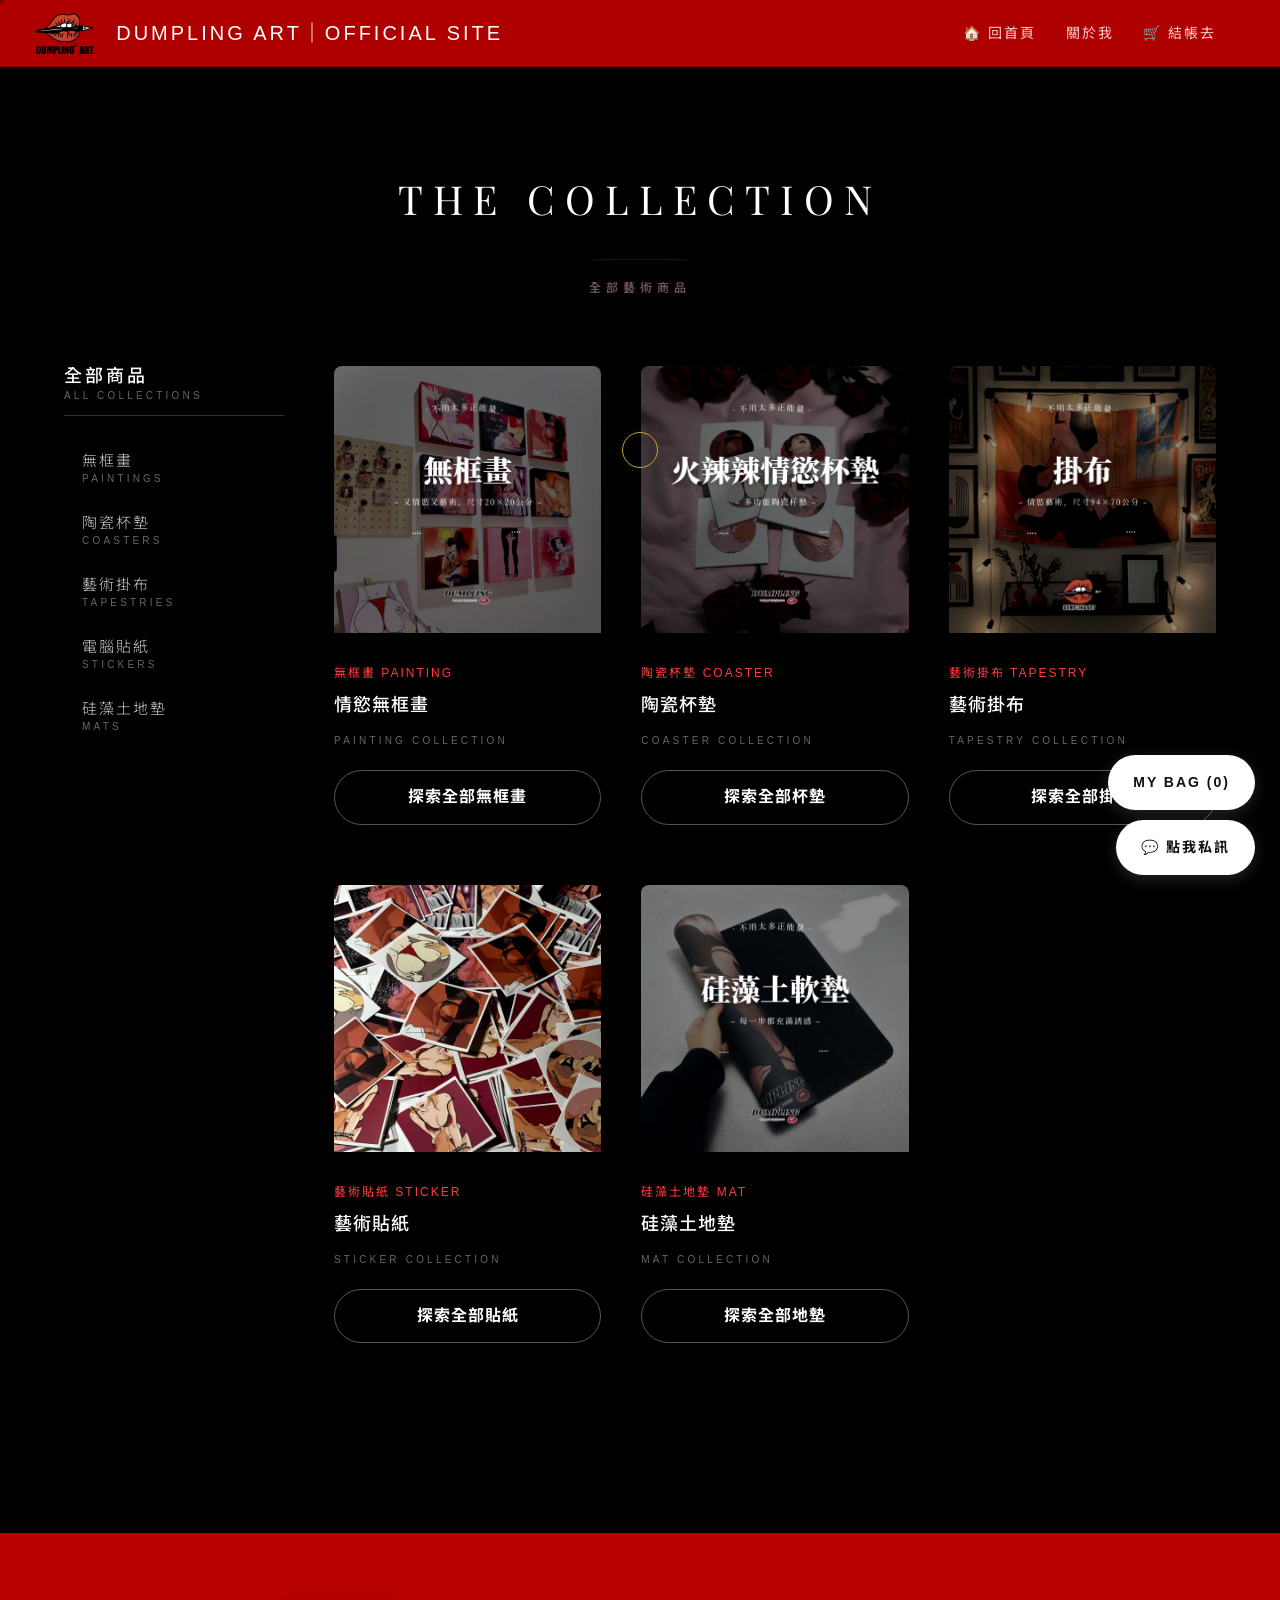
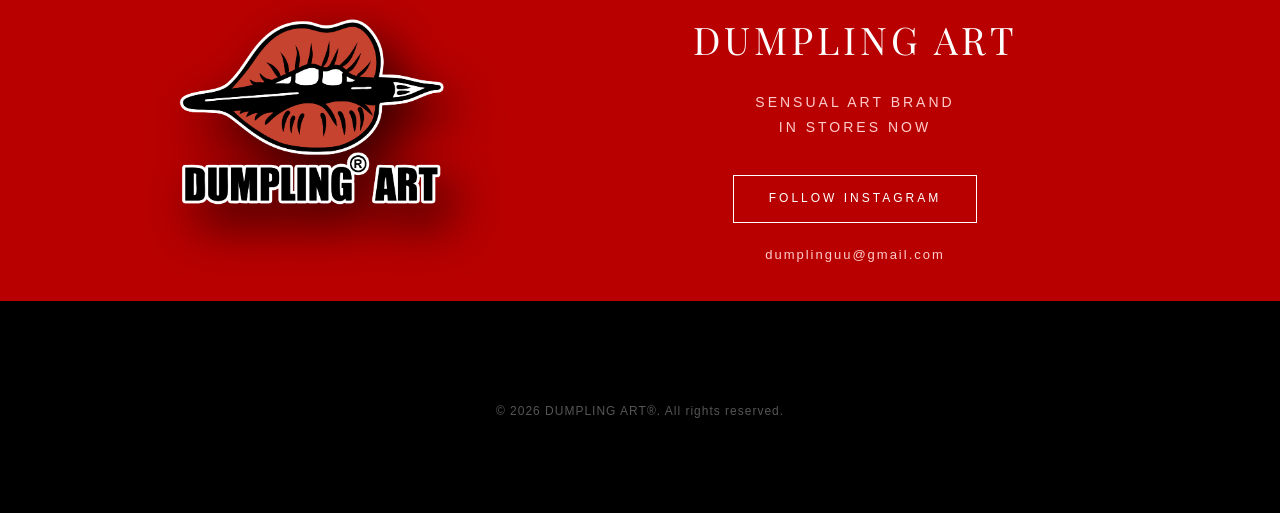
<file: products.html>
<!DOCTYPE html> 
<html lang="zh-TW">
<head>
    <meta charset="UTF-8">
    <meta name="viewport" content="width=device-width, initial-scale=1.0">
    <title>商品總覽｜DUMPLING ART</title> 
    <meta name="description" content="DUMPLING ART 商品總覽。探索餃子的情慾藝術商品系列，包含無框畫、藝術掛布、陶瓷杯墊、藝術貼紙與硅藻土地墊。">
    <link rel="canonical" href="https://wwe9073833.github.io/dumpling-art/products.html">
    <link rel="icon" type="image/x-icon" href="favicon.ico">
    
    <link rel="preconnect" href="https://fonts.googleapis.com">
    <link rel="preconnect" href="https://fonts.gstatic.com" crossorigin>
    <link href="https://fonts.googleapis.com/css2?family=Noto+Sans+TC:wght@300;400;500;700&family=Playfair+Display:ital,wght@0,400;0,600;1,400&display=swap" rel="stylesheet">
    <link rel="stylesheet" href="css/cursor.css">
    <script defer src="js/cursor.js"></script>

    <style>
    /* ================= 🎬 沿用核心品牌 CSS ================= */
    html { scroll-behavior: smooth; }
    body { font-family: 'Helvetica Neue', Helvetica, Arial, 'Noto Sans TC', sans-serif; margin: 0; padding: 0; background-color: #000; color: #fff; line-height: 1.8; padding-bottom: 60px; }

    /* --- 1. 頂部導覽列 --- */
    .navbar { background-color: rgba(184, 0, 0, 0.95); backdrop-filter: blur(10px); position: sticky; top: 0; z-index: 1000; display: flex; justify-content: space-between; align-items: center; padding: 15px 5%; border-bottom: 1px solid #8a0000; }
    .brand-logo { display: flex; align-items: center; font-family: 'Helvetica Neue', Helvetica, Arial, 'Noto Sans TC', sans-serif; font-size: 20px; letter-spacing: 3px; font-weight: 400; color: #fff; text-decoration: none; text-transform: uppercase; }
    .nav-logo-img { height: 35px; width: auto; object-fit: contain; transform: scale(2.2); margin-left: -30px; margin-right: 20px; }
    .nav-links a { text-decoration: none; color: #ffcccc; margin-left: 25px; font-size: 14px; transition: 0.3s; text-transform: uppercase; letter-spacing: 2px; }
    .nav-links a:hover { color: #fff; }

    /* --- 2. 頁面標題 --- */
    .page-header { text-align: center; margin: 96px 0 66px 0; }
    .page-title { position: relative; font-family: 'Playfair Display', serif; font-size: 40px; font-weight: 400; letter-spacing: 10px; margin: 0; color: #fff; text-transform: uppercase; }
    .page-title::after {
        content: "";
        display: block;
        width: 92px;
        height: 1px;
        margin: 24px auto 0;
        background: rgba(184, 0, 0, 0.28);
    }
    .page-subtitle { font-size: 12px; color: #7c5e5e; letter-spacing: 5px; text-transform: uppercase; font-weight: 500; margin-top: 18px; }

    /* ================= 🛍️ 總覽頁專屬佈局 ================= */
    .catalog-container { max-width: 1300px; margin: 0 auto; padding: 0 5%; display: flex; gap: 50px; align-items: flex-start; }

    /* 左側邊欄 (Sidebar) */
    .sidebar { width: 220px; position: sticky; top: 100px; }
    
    /* 👉🏼 升級版的側邊欄主標題 */
    .sidebar-title { 
        font-size: 18px; color: #fff; letter-spacing: 3px; margin-bottom: 30px; 
        border-bottom: 1px solid #333; padding-bottom: 14px; font-weight: 500;
        cursor: pointer; transition: 0.3s; text-transform: uppercase;
        display: flex; flex-direction: column; gap: 4px;
    }
    .sidebar-title:hover { color: #ff3b3b; }
    .sidebar-title-zh { font-size: 18px; line-height: 1.2; }
    .sidebar-title-en { font-size: 10px; color: #666; letter-spacing: 0.32em; line-height: 1; }

    .category-list { list-style: none; padding: 0; margin: 0; }
    .category-list li { margin-bottom: 18px; }
    .category-btn { 
        position: relative;
        background: none; border: none; color: #ccc; font-size: 15px; letter-spacing: 2px; 
        cursor: pointer; padding: 6px 0 6px 18px; transition: color 0.3s ease; text-align: left; width: 100%; font-family: inherit; font-weight: 300; outline: none;
        display: flex; flex-direction: column; gap: 4px; align-items: flex-start;
    }
    .category-btn::before {
        content: "";
        position: absolute;
        left: 0;
        top: 6px;
        width: 2px;
        height: 0;
        background: #b80000;
        opacity: 0;
        transition: height 0.3s ease, opacity 0.3s ease;
    }
    .category-btn:hover::before {
        height: 24px;
        opacity: 0.85;
    }
    .category-btn:hover .category-zh { color: #f0f0f0; }
    .category-btn:hover .category-en { color: #8d8d8d; }
    .category-btn.active { color: #fff; font-weight: 500; }
    .category-btn.active::before {
        height: 24px;
        opacity: 1;
    }
    .category-btn.active .category-zh { color: #fff; }
    .category-btn.active .category-en { color: #9b7d7d; }
    .category-zh { font-size: 15px; line-height: 1.2; transition: color 0.3s ease; }
    .category-en { font-size: 10px; color: #666; letter-spacing: 0.32em; line-height: 1; text-transform: uppercase; transition: color 0.3s ease; }

    /* 右側商品網格 */
    .products-grid { flex: 1; display: grid; grid-template-columns: repeat(auto-fill, minmax(260px, 1fr)); gap: 40px; }
    
    .product-card { background: transparent; border-radius: 8px; overflow: hidden; transition: transform 0.4s ease; display: block; }
    .product-card:hover { transform: translateY(-5px); }
    .product-img { width: 100%; aspect-ratio: 1 / 1; object-fit: cover; transition: 0.8s ease; filter: grayscale(20%) contrast(110%); }
    .product-card:hover .product-img { filter: grayscale(0%) contrast(100%); }
    .product-info { padding: 20px 0; text-align: left; } 
    
    .product-category-tag { font-size: 12px; color: #ff3b3b; letter-spacing: 2px; margin-bottom: 5px; text-transform: uppercase; }
    .product-title { font-size: 18px; margin: 0 0 10px 0; font-weight: 500; letter-spacing: 1px; color: #fff; }
    .product-title-sub { font-size: 10px; color: #666; letter-spacing: 0.32em; text-transform: uppercase; margin-bottom: 20px; }

    /* 分類探索按鈕 */
    .action-buttons { display: flex; flex-direction: column; gap: 10px; align-items: stretch; }
    .btn-myship {
        display: block;
        box-sizing: border-box;
        background-color: transparent;
        color: #fff;
        border: 1px solid #555;
        border-radius: 50px;
        padding: 12px;
        letter-spacing: 1px;
        transition: 0.3s;
        text-align: center;
        text-decoration: none;
        font-weight: bold;
        cursor: pointer;
        width: 100%;
        font-family: inherit;
    }
    .btn-myship:hover {
        background-color: #ff3b3b;
        border-color: #ff3b3b;
    }

    /* --- 7. 網站底部 (Footer) --- */
    .overlap-footer { position: relative; background-color: #000; padding: 90px 0 30px 0; margin-top: 80px; }
    .footer-band { background-color: #b80000; padding: 35px 0; position: relative; }
    .footer-content { max-width: 1000px; margin: 0 auto; display: flex; align-items: center; justify-content: center; gap: 80px; padding: 0 5%; }
    .footer-left { flex: 0 0 35%; position: relative; margin-top: -100px; margin-bottom: -100px; z-index: 2; }
    .footer-logo-img { width: 100%; height: auto; object-fit: contain; filter: drop-shadow(15px 20px 25px rgba(0, 0, 0, 0.7)); transition: transform 0.6s cubic-bezier(0.2, 0.8, 0.2, 1); }
    .footer-left:hover .footer-logo-img { transform: translateY(-10px); }
    .footer-right { flex: 1; text-align: center; z-index: 2; }
    .footer-right h3 { font-family: 'Playfair Display', serif; font-size: 38px; letter-spacing: 4px; margin-bottom: 15px; color: #fff; font-weight: 400; }
    .footer-right .sub-title { font-size: 14px; color: #ffcccc; letter-spacing: 3px; margin-bottom: 35px; text-transform: uppercase; line-height: 1.8; }
    .footer-btn { display: inline-block; padding: 12px 35px; border: 1px solid #fff; color: #fff; text-decoration: none; font-size: 12px; letter-spacing: 3px; transition: 0.4s; text-transform: uppercase; margin-bottom: 20px; }
    .footer-btn:hover { background-color: #fff; color: #b80000; } 
    .footer-mail { display: block; color: #ffcccc; font-size: 13px; text-decoration: none; letter-spacing: 2px; transition: 0.3s; }
    .footer-mail:hover { color: #fff; }
    .copyright { margin-top: 100px; font-size: 12px; color: #555; letter-spacing: 1px; text-align: center; }

    /* 右下角漂浮按鈕 */
    .floating-btn { position: fixed; bottom: 25px; right: 25px; background-color: #fff; color: #111; padding: 15px 25px; border-radius: 50px; text-decoration: none; font-weight: bold; font-size: 14px; letter-spacing: 2px; transition: 0.4s ease; text-transform: uppercase; box-shadow: 0 4px 15px rgba(255, 255, 255, 0.15); z-index: 9999; }
    .floating-btn:hover { transform: scale(1.05); background-color: #ff3b3b; color: white; }
    a[href="cart.html"].floating-btn { bottom: 90px; }

    /* 手機版排版 */
    @media (max-width: 768px) {
        .navbar { flex-direction: column; padding: 15px 10px; }
        .brand-logo { font-size: 16px; margin-bottom: 15px; justify-content: center; letter-spacing: 2px; }
        .nav-logo-img { height: 28px; transform: scale(2); margin-left: -5px; margin-right: 15px; }
        .nav-links { display: flex; flex-wrap: wrap; justify-content: center; gap: 8px; }
        .nav-links a { margin: 0 5px; font-size: 13px; }
        
        .page-header { margin: 44px 0 36px 0; }
        .page-title { font-size: 30px; letter-spacing: 6px; }
        .page-title::after { width: 72px; margin-top: 18px; }
        .page-subtitle { margin-top: 14px; font-size: 11px; letter-spacing: 3px; }
        
        .catalog-container { flex-direction: column; gap: 20px; }
        .sidebar { width: 100%; position: relative; top: 0; }
        .sidebar-title { display: none; } /* 手機版藏起大標題 */
        
        /* 魔法：手機版專用的橫向滑動選單 */
        .category-list { display: flex; overflow-x: auto; padding-bottom: 10px; white-space: nowrap; border-bottom: 1px solid #333; }
        .category-list li { margin-bottom: 0; margin-right: 16px; }
        .category-btn { width: auto; padding: 6px 8px 8px 12px; font-size: 14px; gap: 3px; }
        .category-btn::before { top: 7px; height: 18px; opacity: 0.9; }
        .category-btn:hover::before { height: 18px; opacity: 0.9; }
        .category-zh { font-size: 14px; }
        .category-en { font-size: 9px; letter-spacing: 0.24em; }
        .category-btn.active::before { height: 18px; }
        .category-list::-webkit-scrollbar { display: none; }

        .products-grid { grid-template-columns: repeat(2, 1fr); gap: 20px; width: 100%; }
        .product-title { font-size: 15px; }
        .product-title-sub { font-size: 9px; letter-spacing: 0.24em; margin-bottom: 16px; }
        .btn-myship { padding: 12px; font-size: 12px; }

        .floating-btn { bottom: 15px; right: 15px; padding: 10px 15px; font-size: 13px; }
        a[href="cart.html"].floating-btn { bottom: 65px; }
        .overlap-footer { padding: 60px 0 30px 0; }
        .footer-band { padding: 40px 0; }
        .footer-content { flex-direction: column; gap: 40px; }
        .footer-left { margin-top: -80px; margin-bottom: 0; width: 60%; } 
    }
    </style>
</head>
<body>

    <nav class="navbar">
        <a href="index.html" class="brand-logo">
            <img src="images/DUMPLING ART.png" alt="DUMPLING ART Logo" class="nav-logo-img">
            DUMPLING ART｜OFFICIAL SITE
        </a>
        <div class="nav-links">
            <a href="index.html">🏠 回首頁</a>
            <a href="about.html" target="_blank" rel="noopener noreferrer">關於我</a>
            <a href="cart.html">🛒 結帳去</a>
        </div>
    </nav>

    <div class="page-header">
        <h1 class="page-title">The Collection</h1>
        <div class="page-subtitle">全部藝術商品</div>
    </div>

    <div class="catalog-container">
        
        <aside class="sidebar">
            <div class="sidebar-title" onclick="filterProducts('all', null)" title="點擊顯示全部商品">
                <span class="sidebar-title-zh">全部商品</span>
                <span class="sidebar-title-en">ALL COLLECTIONS</span>
            </div>
            
            <ul class="category-list">
                <li class="mobile-all-btn" style="display: none;">
                    <button class="category-btn active" onclick="filterProducts('all', this)">
                        <span class="category-zh">全部商品</span>
                        <span class="category-en">ALL COLLECTIONS</span>
                    </button>
                </li>
                
                <li><button class="category-btn" onclick="filterProducts('painting', this)"><span class="category-zh">無框畫</span><span class="category-en">PAINTINGS</span></button></li>
                <li><button class="category-btn" onclick="filterProducts('coaster', this)"><span class="category-zh">陶瓷杯墊</span><span class="category-en">COASTERS</span></button></li>
                <li><button class="category-btn" onclick="filterProducts('tapestry', this)"><span class="category-zh">藝術掛布</span><span class="category-en">TAPESTRIES</span></button></li>
                <li><button class="category-btn" onclick="filterProducts('sticker', this)"><span class="category-zh">電腦貼紙</span><span class="category-en">STICKERS</span></button></li>
                <li><button class="category-btn" onclick="filterProducts('mat', this)"><span class="category-zh">硅藻土地墊</span><span class="category-en">MATS</span></button></li>
            </ul>
        </aside>

        <div class="products-grid" id="product-grid">
            
            <div class="product-card" data-category="painting">
                <img src="images/painting-cover.jpg" alt="情慾無框畫系列封面" class="product-img">
                <div class="product-info">
                    <div class="product-category-tag">無框畫 Painting</div>
                    <h3 class="product-title">情慾無框畫</h3>
                    <div class="product-title-sub">PAINTING COLLECTION</div>
                    <div class="action-buttons">
                        <a href="product-painting.html" class="btn-myship">探索全部無框畫</a>
                    </div>
                </div>
            </div>

            <div class="product-card" data-category="coaster">
                <img src="images/hot_item1.jpg" alt="陶瓷杯墊系列封面" class="product-img">
                <div class="product-info">
                    <div class="product-category-tag">陶瓷杯墊 Coaster</div>
                    <h3 class="product-title">陶瓷杯墊</h3>
                    <div class="product-title-sub">COASTER COLLECTION</div>
                    <div class="action-buttons">
                        <a href="product-coaster.html" class="btn-myship">探索全部杯墊</a>
                    </div>
                </div>
            </div>

            <div class="product-card" data-category="tapestry">
                <img src="images/item3.jpg" alt="藝術掛布系列封面" class="product-img">
                <div class="product-info">
                    <div class="product-category-tag">藝術掛布 Tapestry</div>
                    <h3 class="product-title">藝術掛布</h3>
                    <div class="product-title-sub">TAPESTRY COLLECTION</div>
                    <div class="action-buttons">
                        <a href="product-tapestry.html" class="btn-myship">探索全部掛布</a>
                    </div>
                </div>
            </div>

            <div class="product-card" data-category="sticker">
                <img src="images/hot_item3.jpg" alt="藝術貼紙系列封面" class="product-img">
                <div class="product-info">
                    <div class="product-category-tag">藝術貼紙 Sticker</div>
                    <h3 class="product-title">藝術貼紙</h3>
                    <div class="product-title-sub">STICKER COLLECTION</div>
                    <div class="action-buttons">
                        <a href="product-sticker.html" class="btn-myship">探索全部貼紙</a>
                    </div>
                </div>
            </div>

            <div class="product-card" data-category="mat">
                <img src="images/item4.jpg" alt="硅藻土地墊系列封面" class="product-img">
                <div class="product-info">
                    <div class="product-category-tag">硅藻土地墊 Mat</div>
                    <h3 class="product-title">硅藻土地墊</h3>
                    <div class="product-title-sub">MAT COLLECTION</div>
                    <div class="action-buttons">
                        <a href="product-mat.html" class="btn-myship">探索全部地墊</a>
                    </div>
                </div>
            </div>

        </div>

    </div>

    <footer class="overlap-footer">
        <div class="footer-band">
            <div class="footer-content">
                <div class="footer-left">
                    <img src="images/Dumpling art(白邊).png" alt="DUMPLING ART Logo" class="footer-logo-img">
                </div>
                <div class="footer-right">
                    <h3>DUMPLING ART</h3>
                    <p class="sub-title">Sensual Art Brand<br>In Stores Now</p>
                    <a href="https://www.instagram.com/dumpling_arrrt_/" target="_blank" rel="noopener noreferrer" class="footer-btn">Follow Instagram</a>
                    <a href="mailto:dumplinguu@gmail.com" class="footer-mail">dumplinguu@gmail.com</a>
                </div>
            </div>
        </div>
        <div class="copyright">© 2026 DUMPLING ART®. All rights reserved.</div>
    </footer>

    <a href="https://page.line.me/659jchwf" class="floating-btn" target="_blank" rel="noopener noreferrer">💬 點我私訊</a>
    <a href="cart.html" class="floating-btn">MY BAG (<span id="cart-count">0</span>)</a>

    <script>
        // 1. 購物車數量顯示
        var PAINTING_PRODUCT_ID = "painting";
        var PAINTING_API_URL = "https://script.google.com/macros/s/AKfycbx7q2hY29LQpv_23HHG27_ZW0eZNIwtx25YoX_KHYoyb1j-5xRgFs_XqomiMHOqwGIBhg/exec?product_id=painting";
        var PRODUCTS_API_URL = "https://script.google.com/macros/s/AKfycbx7q2hY29LQpv_23HHG27_ZW0eZNIwtx25YoX_KHYoyb1j-5xRgFs_XqomiMHOqwGIBhg/exec?resource=products";

        function safeGetCart() {
            var rawCart = localStorage.getItem('dumpling_cart');
            if (!rawCart) {
                return [];
            }

            try {
                var parsedCart = JSON.parse(rawCart);
                if (Array.isArray(parsedCart)) {
                    return parsedCart;
                }
            } catch (error) {
                // 壞資料直接清掉，避免商品總覽頁購物車數量顯示中斷
            }

            localStorage.removeItem('dumpling_cart');
            return [];
        }

        function resolveImageUrl(imageUrl) {
            if (!imageUrl) {
                return "";
            }

            if (imageUrl.indexOf("http://") === 0 || imageUrl.indexOf("https://") === 0) {
                return imageUrl;
            }

            if (imageUrl.indexOf("images/") === 0) {
                return imageUrl;
            }

            return "images/" + imageUrl;
        }

        function escapeHtml(value) {
            return String(value)
                .replace(/&/g, "&amp;")
                .replace(/</g, "&lt;")
                .replace(/>/g, "&gt;")
                .replace(/"/g, "&quot;")
                .replace(/'/g, "&#39;");
        }

        function normalizeText(value) {
            if (value === null || value === undefined) {
                return "";
            }

            return String(value).replace(/^\s+|\s+$/g, '');
        }

        function isActive(value) {
            var normalized = normalizeText(value).toLowerCase();
            return normalized === 'true' || normalized === '1' || normalized === 'yes';
        }

        function updateCartCount() {
            var cart = safeGetCart();
            var totalItems = 0;
            for(var i = 0; i < cart.length; i++) {
                totalItems += cart[i].quantity;
            }
            document.getElementById('cart-count').innerText = totalItems;
        }

        // 2. 數量加減器
        function changeQty(inputId, amount) {
            var input = document.getElementById(inputId);
            var currentValue = parseInt(input.value);
            if (currentValue + amount >= 1) { 
                input.value = currentValue + amount;
            }
        }

        // 3. 直接將指定款式加入購物車
        function addDirectToCart(finalName, price, qtyId) {
            var cart = safeGetCart();
            var qty = parseInt(document.getElementById(qtyId).value);
            
            var existingItem = cart.find(function(item) { return item.name === finalName; });
            if (existingItem) {
                existingItem.quantity += qty; 
            } else {
                cart.push({ name: finalName, price: price, quantity: qty });
            }
            
            localStorage.setItem('dumpling_cart', JSON.stringify(cart));
            updateCartCount(); 
            alert("🎉 成功將 " + qty + " 個「" + finalName + "」加入購物車！"); 
            document.getElementById(qtyId).value = 1;
        }

        function addPaintingDirectToCart(buttonEl, qtyId) {
            var cart = safeGetCart();
            var qty = parseInt(document.getElementById(qtyId).value, 10);
            var finalName = buttonEl.getAttribute("data-final-name");
            var price = parseInt(buttonEl.getAttribute("data-price"), 10);
            var stock = parseInt(buttonEl.getAttribute("data-stock"), 10);
            var existingItem = cart.find(function(item) { return item.name === finalName; });
            var existingQty = existingItem ? existingItem.quantity : 0;

            if (!qty || qty < 1) {
                qty = 1;
            }

            if (isNaN(stock) || stock <= 0) {
                alert("目前這款已售完，暫時無法加入購物車");
                return;
            }

            if (existingQty + qty > stock) {
                alert("目前庫存不足，購物車內已有 " + existingQty + " 件，這次最多還能加入 " + Math.max(stock - existingQty, 0) + " 件");
                return;
            }

            if (existingItem) {
                existingItem.quantity += qty;
            } else {
                cart.push({ name: finalName, price: price, quantity: qty });
            }

            localStorage.setItem('dumpling_cart', JSON.stringify(cart));
            updateCartCount();
            alert("🎉 成功將 " + qty + " 個「" + finalName + "」加入購物車！");
            document.getElementById(qtyId).value = 1;
        }

        function escapeJsString(value) {
            return String(value)
                .replace(/\\/g, '\\\\')
                .replace(/'/g, "\\'")
                .replace(/\r/g, '')
                .replace(/\n/g, ' ');
        }

        function getCategoryLabel(category) {
            var map = {
                tapestry: '藝術掛布 Tapestry',
                coaster: '陶瓷杯墊 Coaster',
                sticker: '電腦貼紙 Sticker',
                mat: '硅藻土地墊 Mat'
            };

            if (map[category]) {
                return map[category];
            }

            return String(category || '');
        }

        function getProductDetailUrl(category) {
            var map = {
                painting: 'product-painting.html',
                coaster: 'product-coaster.html',
                tapestry: 'product-tapestry.html',
                sticker: 'product-sticker.html',
                mat: 'product-mat.html'
            };

            return map[String(category || '').trim()] || 'products.html';
        }

        function replaceProductCardHtml(productId, category, html, apiClassName) {
            var productGrid = document.getElementById('product-grid');
            var existingApiCard = null;
            var fallbackCard = null;

            if (!productGrid) {
                return false;
            }

            existingApiCard = productGrid.querySelector('.' + apiClassName + '[data-product-id="' + productId + '"]');
            if (existingApiCard && existingApiCard.parentNode) {
                existingApiCard.parentNode.removeChild(existingApiCard);
            }

            fallbackCard = productGrid.querySelector('.product-card[data-category="' + category + '"]');
            if (fallbackCard) {
                fallbackCard.insertAdjacentHTML('beforebegin', html);
                fallbackCard.parentNode.removeChild(fallbackCard);
                return true;
            }

            productGrid.insertAdjacentHTML('beforeend', html);
            return true;
        }

        function buildNonPaintingProductCardHtml(product) {
            var productId = String(product.product_id || '').trim();
            var productName = String(product.product_name || '').trim();
            var category = String(product.category || '').trim();
            var basePrice = parseInt(product.base_price, 10) || 0;
            var coverImageUrl = resolveImageUrl(product.cover_image_url);
            var qtyId = 'qty-' + productId;
            var safeTitle = escapeHtml(productName);
            var safeCategory = escapeHtml(getCategoryLabel(category));
            var safeImage = escapeHtml(coverImageUrl);
            var safeButtonName = escapeJsString(productName);
            var detailUrl = escapeHtml(getProductDetailUrl(category));

            return '' +
                '<div class="product-card non-painting-api-card" data-product-id="' + escapeHtml(productId) + '" data-category="' + escapeHtml(category) + '">' +
                    '<a href="' + detailUrl + '" class="product-link"><img src="' + safeImage + '" alt="' + safeTitle + '" class="product-img"></a>' +
                    '<div class="product-info">' +
                        '<div class="product-category-tag">' + safeCategory + '</div>' +
                        '<h3 class="product-title"><a href="' + detailUrl + '" class="product-title-link">' + safeTitle + '</a></h3>' +
                        '<p class="product-price">NT$ ' + basePrice + '</p>' +
                        '<div class="action-buttons">' +
                            '<div class="quantity-control">' +
                                '<button class="qty-btn" onclick="changeQty(\'' + safeQtyId + '\', -1)">-</button>' +
                                '<input type="number" id="' + qtyId + '" class="qty-input" value="1" min="1">' +
                                '<button class="qty-btn" onclick="changeQty(\'' + safeQtyId + '\', 1)">+</button>' +
                            '</div>' +
                            '<button onclick="addNonPaintingVariantToCart(this, \'' + safeQtyId + '\')" class="btn-myship" data-final-name="' + safeFinalName + '" data-price="' + price + '" data-stock="' + stock + '">🛒 ADD TO BAG</button>' +
                        '</div>' +
                    '</div>' +
                '</div>';
        }

        function renderNonPaintingProducts(products) {
            var i = 0;

            if (!products || !products.length) {
                return;
            }

            for (i = 0; i < products.length; i++) {
                var product = products[i];
                var html = '';
                var productId = '';
                var category = '';

                if (!product || String(product.category || '').trim() === 'painting') {
                    continue;
                }

                productId = String(product.product_id || '').trim();
                category = String(product.category || '').trim();

                if (!isActive(product.show_in_products)) {
                    continue;
                }

                if (isActive(product.has_variants)) {
                    continue;
                }

                html = buildNonPaintingProductCardHtml(product);
                replaceProductCardHtml(productId, category, html, 'non-painting-api-card');
            }
        }

        function buildNonPaintingVariantCardHtml(product, variant, index) {
            var productId = String(product.product_id || '').trim();
            var productName = String(product.product_name || '').trim();
            var category = String(product.category || '').trim();
            var variantId = String(variant.variant_id || '').trim();
            var variantName = String(variant.variant_name || variant.variant_label || '').trim();
            var finalName = productName + ' (' + variantName + ')';
            var price = parseInt(variant.price, 10) || 0;
            var stock = parseInt(variant.stock, 10) || 0;
            var imageUrl = resolveImageUrl(variant.image_url || product.cover_image_url);
            var qtyId = 'qty-nonpainting-' + productId + '-' + (variantId || index);
            var safeCategory = escapeHtml(getCategoryLabel(category));
            var safeTitle = escapeHtml(productName + ' - ' + variantName);
            var safeImage = escapeHtml(imageUrl);
            var safeFinalName = escapeHtml(finalName);
            var safeQtyId = escapeJsString(qtyId);
            var detailUrl = escapeHtml(getProductDetailUrl(category));

            return '' +
                '<div class="product-card non-painting-variant-api-card" data-product-id="' + escapeHtml(productId) + '" data-category="' + escapeHtml(category) + '" data-final-name="' + safeFinalName + '" data-price="' + price + '" data-stock="' + stock + '">' +
                    '<a href="' + detailUrl + '" class="product-link"><img src="' + safeImage + '" alt="' + safeTitle + '" class="product-img"></a>' +
                    '<div class="product-info">' +
                        '<div class="product-category-tag">' + safeCategory + '</div>' +
                        '<h3 class="product-title"><a href="' + detailUrl + '" class="product-title-link">' + safeTitle + '</a></h3>' +
                        '<p class="product-price">NT$ ' + price + '</p>' +
                        '<div class="action-buttons">' +
                            '<div class="quantity-control">' +
                                '<button class="qty-btn" onclick="changeQty(\'' + safeQtyId + '\', -1)">-</button>' +
                                '<input type="number" id="' + qtyId + '" class="qty-input" value="1" min="1">' +
                                '<button class="qty-btn" onclick="changeQty(\'' + safeQtyId + '\', 1)">+</button>' +
                            '</div>' +
                            '<button onclick="addNonPaintingVariantToCart(this, \'' + safeQtyId + '\')" class="btn-myship" data-final-name="' + safeFinalName + '" data-price="' + price + '" data-stock="' + stock + '">🛒 ADD TO BAG</button>' +
                        '</div>' +
                    '</div>' +
                '</div>';
        }

        function addNonPaintingVariantToCart(buttonEl, qtyId) {
            var cart = safeGetCart();
            var qty = parseInt(document.getElementById(qtyId).value, 10);
            var finalName = buttonEl.getAttribute("data-final-name");
            var price = parseInt(buttonEl.getAttribute("data-price"), 10);
            var stock = parseInt(buttonEl.getAttribute("data-stock"), 10);
            var existingItem = cart.find(function(item) { return item.name === finalName; });
            var existingQty = existingItem ? existingItem.quantity : 0;

            if (!qty || qty < 1) {
                qty = 1;
            }

            if (isNaN(stock) || stock <= 0) {
                alert("目前這款已售完");
                return;
            }

            if (existingQty + qty > stock) {
                alert("目前庫存不足，購物車內已有 " + existingQty + " 件，這次最多還能加入 " + Math.max(stock - existingQty, 0) + " 件");
                return;
            }

            if (existingItem) {
                existingItem.quantity += qty;
            } else {
                cart.push({ name: finalName, price: price, quantity: qty });
            }

            localStorage.setItem('dumpling_cart', JSON.stringify(cart));
            updateCartCount();
            alert("🎉 成功將 " + qty + " 個「" + finalName + "」加入購物車！");
            document.getElementById(qtyId).value = 1;
        }

        function loadNonPaintingVariantCardsForProduct(product) {
            var productId = String(product.product_id || '').trim();
            var productCategory = String(product.category || '').trim();
            var variantsApiUrl = "https://script.google.com/macros/s/AKfycbx7q2hY29LQpv_23HHG27_ZW0eZNIwtx25YoX_KHYoyb1j-5xRgFs_XqomiMHOqwGIBhg/exec?resource=variants&product_id=" + encodeURIComponent(productId);

            if (!productId || productCategory === 'painting') {
                return;
            }

            fetch(variantsApiUrl, { cache: "no-store" })
                .then(function(response) {
                    if (!response.ok) {
                        throw new Error("Failed to fetch variants for " + productId);
                    }
                    return response.json();
                })
                .then(function(payload) {
                    if (!payload || payload.ok !== true || payload.product_id !== productId || !Array.isArray(payload.variants)) {
                        throw new Error("Unexpected variants payload for " + productId);
                    }

                    if (!payload.variants.length) {
                        console.warn("variants API returned no variants for:", productId);
                        return;
                    }

                    console.log("variants API payload for " + productId + ":", payload.variants);
                    var html = '';
                    var j = 0;

                    for (j = 0; j < payload.variants.length; j++) {
                        html += buildNonPaintingVariantCardHtml(product, payload.variants[j], j + 1);
                    }

                    replaceProductCardHtml(productId, productCategory, html, 'non-painting-variant-api-card');
                })
                .catch(function(error) {
                    console.warn("variants API unavailable for " + productId + ":", error);
                });
        }

        function loadNonPaintingVariants(products) {
            var i = 0;

            if (!products || !products.length) {
                return;
            }

            for (i = 0; i < products.length; i++) {
                if (!products[i]) {
                    continue;
                }

                if (String(products[i].category || '').trim() === 'painting') {
                    continue;
                }

                if (!isActive(products[i].show_in_products)) {
                    continue;
                }

                if (!isActive(products[i].has_variants)) {
                    continue;
                }

                loadNonPaintingVariantCardsForProduct(products[i]);
            }
        }

        function buildPaintingProductCardHtml(variant, index) {
            var variantName = String(variant.variant_name || "").trim();
            var finalName = "🫦情慾🫦無框畫 (" + variantName + ")";
            var qtyId = "qty-painting-" + index;
            var price = parseInt(variant.price, 10) || 0;
            var stock = parseInt(variant.stock, 10) || 0;

            return '' +
                '<div class="product-card painting-api-card" data-category="painting">' +
                    '<a href="product-painting.html" class="product-link"><img src="' + escapeHtml(resolveImageUrl(variant.image_url)) + '" alt="' + escapeHtml(variantName) + '" class="product-img"></a>' +
                    '<div class="product-info">' +
                        '<div class="product-category-tag">無框畫 Painting</div>' +
                        '<h3 class="product-title"><a href="product-painting.html" class="product-title-link">🫦情慾🫦無框畫 - ' + escapeHtml(variantName) + '</a></h3>' +
                        '<p class="product-price">NT$ ' + price + '</p>' +
                        '<div class="action-buttons">' +
                            '<div class="quantity-control">' +
                                '<button class="qty-btn" onclick="changeQty(\'' + qtyId + '\', -1)">-</button>' +
                                '<input type="number" id="' + qtyId + '" class="qty-input" value="1" min="1">' +
                                '<button class="qty-btn" onclick="changeQty(\'' + qtyId + '\', 1)">+</button>' +
                            '</div>' +
                            '<button onclick="addPaintingDirectToCart(this, \'' + qtyId + '\')" class="btn-myship" data-final-name="' + escapeHtml(finalName) + '" data-price="' + price + '" data-stock="' + stock + '">🛒 ADD TO BAG</button>' +
                        '</div>' +
                    '</div>' +
                '</div>';
        }

        function renderPaintingProducts(variants) {
            var fallbackCards = document.querySelectorAll('.painting-fallback-card');
            var firstFallback = fallbackCards.length ? fallbackCards[0] : null;
            var productGrid = document.getElementById('product-grid');
            var oldApiCards = document.querySelectorAll('.painting-api-card');
            var html = '';
            var i = 0;

            for (i = 0; i < oldApiCards.length; i++) {
                oldApiCards[i].parentNode.removeChild(oldApiCards[i]);
            }

            if (!productGrid || !firstFallback) {
                return;
            }

            for (i = 0; i < variants.length; i++) {
                html += buildPaintingProductCardHtml(variants[i], i + 1);
            }

            if (html) {
                firstFallback.insertAdjacentHTML('beforebegin', html);
            }

            for (i = 0; i < fallbackCards.length; i++) {
                fallbackCards[i].parentNode.removeChild(fallbackCards[i]);
            }
        }

        function loadPaintingProducts() {
            return fetch(PAINTING_API_URL, { cache: "no-store" })
                .then(function(response) {
                    if (!response.ok) {
                        throw new Error("Failed to fetch painting variants");
                    }
                    return response.json();
                })
                .then(function(payload) {
                    if (!payload || payload.ok !== true || payload.product_id !== PAINTING_PRODUCT_ID || !Array.isArray(payload.variants)) {
                        throw new Error("Unexpected painting variants payload");
                    }

                    renderPaintingProducts(payload.variants);
                })
                .catch(function() {
                    // API 失敗時保留 HTML 內建 fallback 無框畫卡片，避免總覽頁失效
                });
        }

        function getCategoryFromQuery() {
            var params = new URLSearchParams(window.location.search);
            var category = String(params.get('category') || '').trim();
            var allowed = ['all', 'painting', 'coaster', 'tapestry', 'sticker', 'mat'];

            if (allowed.indexOf(category) === -1) {
                return '';
            }

            return category;
        }

        function getCategoryButton(category) {
            var buttons = document.querySelectorAll('.category-btn');
            var i;

            for (i = 0; i < buttons.length; i++) {
                var onclickValue = buttons[i].getAttribute('onclick') || '';
                if (onclickValue.indexOf("filterProducts('" + category + "'") !== -1) {
                    return buttons[i];
                }
            }

            return null;
        }

        function applyCategoryFromQuery() {
            var category = getCategoryFromQuery();

            if (!category) {
                return;
            }

            if (category === 'all') {
                filterProducts('all', null);
                return;
            }

            filterProducts(category, getCategoryButton(category));
        }

        // 4. 總覽頁分類篩選器
        function filterProducts(category, btnElement) {
            var cards = document.querySelectorAll('.product-card');
            
            for (var i = 0; i < cards.length; i++) {
                if (category === 'all' || cards[i].getAttribute('data-category') === category) {
                    cards[i].style.display = 'block';
                } else {
                    cards[i].style.display = 'none';
                }
            }

            var buttons = document.querySelectorAll('.category-btn');
            for (var j = 0; j < buttons.length; j++) {
                buttons[j].classList.remove('active');
            }
            
            // 💡 如果點擊的是底下的細項分類，加上紅色 highlight；如果點擊的是頂部標題(btnElement 為 null)，則全部取消 highlight
            if (btnElement) {
                btnElement.classList.add('active');
            }
        }

        // 手機版優化：判斷如果是手機螢幕，把第一個隱藏的「全部 All」按鈕叫出來
        if (window.innerWidth <= 768) {
            document.querySelector('.mobile-all-btn').style.display = 'inline-block';
        }

        window.onload = function() {
            updateCartCount();
            applyCategoryFromQuery();
        };
    </script>

</body>
</html>
</file>
<file: css/cursor.css>
#cursor,
#cursor-ring {
    position: fixed;
    top: 0;
    left: 0;
    border-radius: 50%;
    pointer-events: none;
    z-index: 100000;
    opacity: 0;
    transform: translate3d(-50%, -50%, 0);
    will-change: transform, opacity;
    transition: opacity 0.2s ease;
}

#cursor {
    width: 8px;
    height: 8px;
    background: #7a0000;
    box-shadow: 0 0 0 1px rgba(122, 0, 0, 0.3);
}

#cursor-ring {
    width: 34px;
    height: 34px;
    border: 1px solid rgba(212, 175, 55, 0.92);
    box-shadow: 0 0 12px rgba(212, 175, 55, 0.08);
}

#cursor.is-visible,
#cursor-ring.is-visible {
    opacity: 1;
}

#cursor-ring.expand {
    transform: translate3d(-50%, -50%, 0) scale(1.55);
}

html.cursor-enabled,
body.cursor-enabled {
    cursor: none;
}

@media (hover: none), (pointer: coarse) {
    #cursor,
    #cursor-ring {
        display: none !important;
    }
}

@media (prefers-reduced-motion: reduce) {
    #cursor,
    #cursor-ring {
        transition: opacity 0.01s linear;
    }
}
</file>
